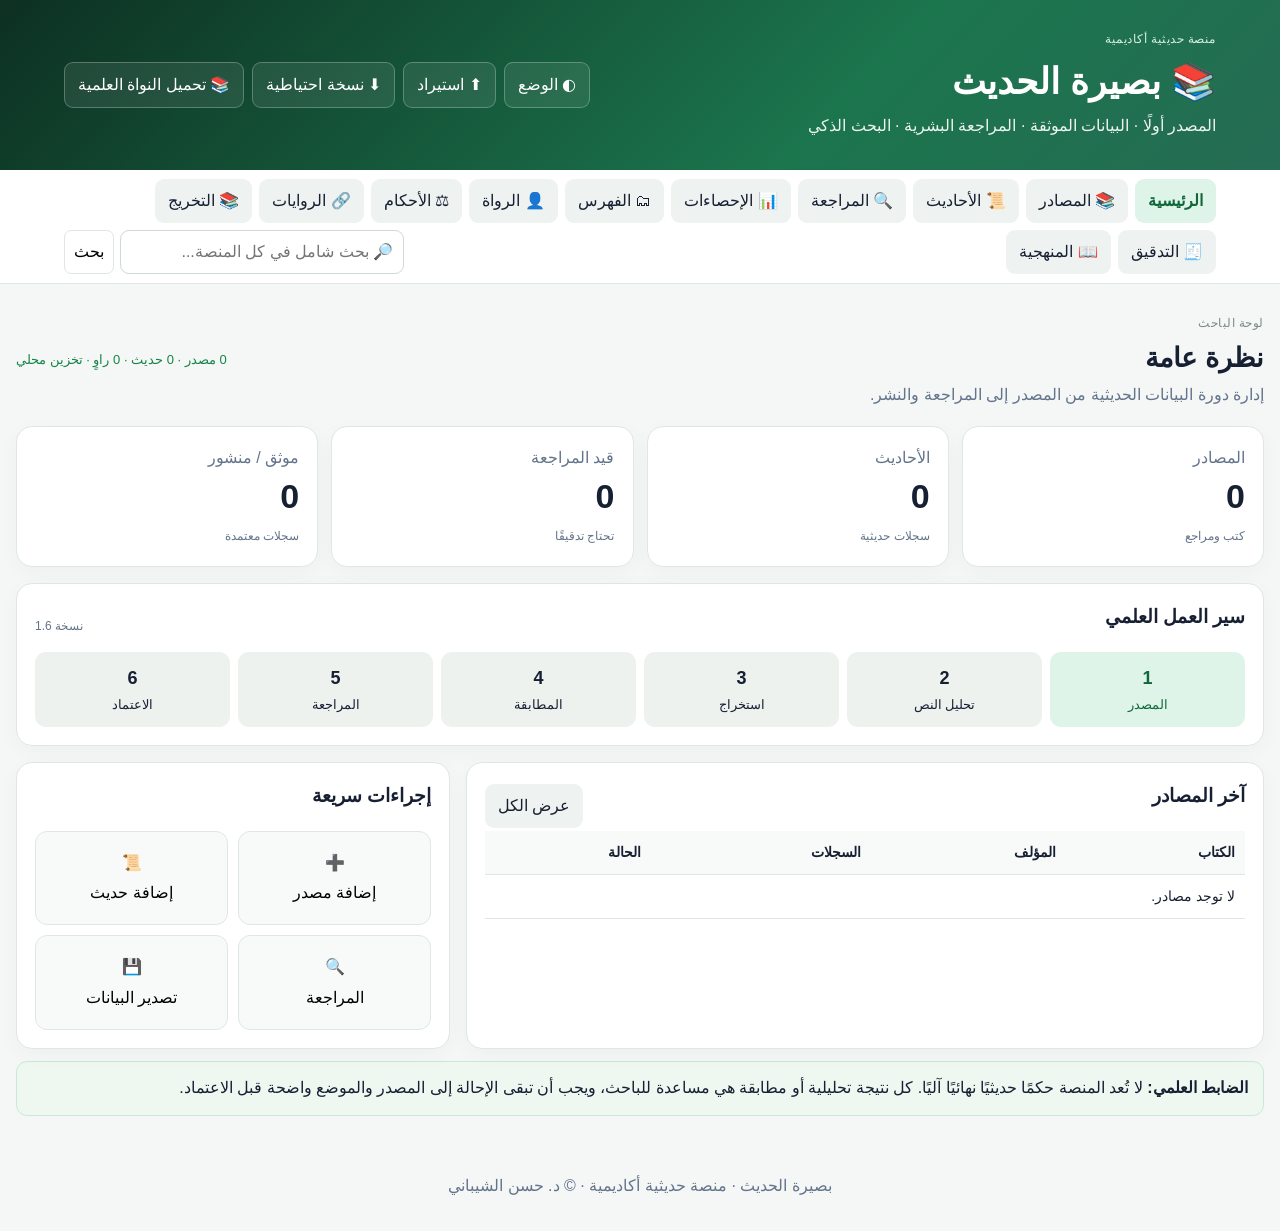
<file: index.html>
<!doctype html>
<html lang="ar" dir="rtl">
<head>
<meta charset="utf-8"><meta name="viewport" content="width=device-width,initial-scale=1">
<meta name="author" content="د. حسن الشيباني">
<meta name="description" content="بصيرة الحديث — منصة أكاديمية لإدارة المصادر الحديثية، الأحاديث، الروايات، المراجعة العلمية والاسترجاع الموجّه بالمصادر.">
<meta name="theme-color" content="#123b2a"><meta name="color-scheme" content="light dark">
<link rel="manifest" href="manifest.webmanifest"><link rel="icon" href="favicon.svg">
<title>بصيرة الحديث | المنصة الحديثية الأكاديمية</title><link rel="stylesheet" href="style.css">
</head>
<body>
<header class="hero"><div class="hero-inner">
<div><div class="eyebrow">منصة حديثية أكاديمية</div><h1>📚 بصيرة الحديث</h1><p>المصدر أولًا · البيانات الموثقة · المراجعة البشرية · البحث الذكي</p></div>
<div class="hero-actions"><button class="ghost" id="themeBtn">◐ الوضع</button><button class="ghost" id="importBtn">⬆ استيراد</button><input id="importFile" type="file" accept=".json" hidden><button class="ghost" id="exportBtn">⬇ نسخة احتياطية</button><button class="ghost" id="seedBtn">📚 تحميل النواة العلمية</button></div>
</div></header>
<nav class="topnav"><div class="nav-inner">
<button data-view="dashboard" class="nav-btn active">الرئيسية</button><button data-view="sources" class="nav-btn">📚 المصادر</button><button data-view="hadiths" class="nav-btn">📜 الأحاديث</button><button data-view="review" class="nav-btn">🔍 المراجعة</button><button data-view="analytics" class="nav-btn">📊 الإحصاءات</button><button data-view="catalog" class="nav-btn">🗂 الفهرس</button><button data-view="narrators" class="nav-btn">👤 الرواة</button><button data-view="judgments" class="nav-btn">⚖ الأحكام</button><button data-view="variants" class="nav-btn">🔗 الروايات</button><button data-view="takhrij" class="nav-btn">📚 التخريج</button><button data-view="audit" class="nav-btn">🧾 التدقيق</button><button data-view="methodology" class="nav-btn">📖 المنهجية</button>
<div class="nav-search"><input id="globalSearch" placeholder="🔎 بحث شامل في كل المنصة..." aria-label="بحث شامل"><button id="globalSearchBtn" class="mini-action">بحث</button></div>
</div></nav>
<main class="container">
<section id="dashboard" class="view">
<div class="section-head"><div><span class="kicker">لوحة الباحث</span><h2>نظرة عامة</h2><p>إدارة دورة البيانات الحديثية من المصدر إلى المراجعة والنشر.</p></div><span class="status-dot" id="dbHealth">● نسخة بحثية محلية</span></div>
<div class="metrics"><article class="metric"><span>المصادر</span><strong id="mSources">0</strong><small>كتب ومراجع</small></article><article class="metric"><span>الأحاديث</span><strong id="mHadiths">0</strong><small>سجلات حديثية</small></article><article class="metric"><span>قيد المراجعة</span><strong id="mReview">0</strong><small>تحتاج تدقيقًا</small></article><article class="metric"><span>موثق / منشور</span><strong id="mPublished">0</strong><small>سجلات معتمدة</small></article></div>
<div class="panel"><div class="panel-head"><h3>سير العمل العلمي</h3><span class="mini">نسخة 1.6</span></div><div class="steps"><div class="step active"><b>1</b><span>المصدر</span></div><div class="step"><b>2</b><span>تحليل النص</span></div><div class="step"><b>3</b><span>استخراج</span></div><div class="step"><b>4</b><span>المطابقة</span></div><div class="step"><b>5</b><span>المراجعة</span></div><div class="step"><b>6</b><span>الاعتماد</span></div></div></div>
<div class="two-col"><div class="panel"><div class="panel-head"><h3>آخر المصادر</h3><button class="link-btn" data-view="sources">عرض الكل</button></div><div class="table-wrap"><table><thead><tr><th>الكتاب</th><th>المؤلف</th><th>السجلات</th><th>الحالة</th></tr></thead><tbody id="recentSources"></tbody></table></div></div>
<div class="panel"><div class="panel-head"><h3>إجراءات سريعة</h3></div><div class="quick-grid"><button class="quick" data-view="sources">➕<span>إضافة مصدر</span></button><button class="quick" data-view="hadiths">📜<span>إضافة حديث</span></button><button class="quick" data-view="review">🔍<span>المراجعة</span></button><button class="quick" id="quickExport">💾<span>تصدير البيانات</span></button></div></div></div>
<div class="notice scientific"><b>الضابط العلمي:</b> لا تُعد المنصة حكمًا حديثيًا نهائيًا آليًا. كل نتيجة تحليلية أو مطابقة هي مساعدة للباحث، ويجب أن تبقى الإحالة إلى المصدر والموضع واضحة قبل الاعتماد.</div>
</section>

<section id="sources" class="view hidden"><div class="section-head"><div><span class="kicker">المصادر</span><h2>مركز المصادر الحديثية</h2><p>سجل ببليوغرافي منظم للمصادر والطبعات والملفات.</p></div></div>
<div class="panel"><h3>إضافة مصدر</h3><form id="sourceForm" class="form-grid">
<input id="sBook" required placeholder="اسم الكتاب *"><input id="sAuthor" placeholder="المؤلف">
<select id="sType"><option>كتاب حديث</option><option>صحيح</option><option>سنن</option><option>مسند</option><option>مصنف</option><option>معجم</option><option>كتب الرجال</option><option>تخريج</option><option>شرح</option><option>دراسة</option><option>أخرى</option></select>
<input id="sEditor" placeholder="المحقق"><input id="sEdition" placeholder="الطبعة"><input id="sPublisher" placeholder="الناشر"><input id="sYear" placeholder="سنة النشر"><input id="sIsbn" placeholder="ISBN / معرف">
<input id="sFile" type="file" accept=".pdf,.txt,.xml,.json,.csv"><input id="sUrl" type="url" placeholder="رابط المصدر / الإتاحة">
<textarea id="sNotes" class="full" placeholder="ملاحظات المصدر، الرخصة، رقم النسخة، بيانات الفهرسة..."></textarea>
<div class="full form-actions"><button class="primary" type="submit">حفظ المصدر</button><button type="reset">مسح</button></div></form><div id="sourceMsg" class="message hidden"></div></div>
<div class="panel"><div class="toolbar"><input id="sourceSearch" placeholder="🔎 ابحث في الكتاب أو المؤلف أو المحقق..." aria-label="بحث في المصادر"><button id="clearSources" class="danger">مسح البيانات المحلية</button></div><div class="table-wrap"><table><thead><tr><th>الكتاب</th><th>المؤلف</th><th>النوع</th><th>بيانات الطبعة</th><th>السجلات</th><th>إجراء</th></tr></thead><tbody id="sourcesRows"></tbody></table></div></div></section>

<section id="hadiths" class="view hidden"><div class="section-head"><div><span class="kicker">قاعدة الحديث</span><h2>السجلات الحديثية</h2><p>النص الأصلي محفوظ مستقلًا عن الحقول التحليلية.</p></div></div>
<div class="panel"><h3>إضافة سجل حديثي</h3><form id="hadithForm" class="form-grid">
<select id="hSource" required><option value="">اختر المصدر *</option></select><input id="hNumber" placeholder="رقم الحديث في المصدر"><input id="hChapter" placeholder="الكتاب / الباب"><input id="hNarrator" placeholder="الراوي">
<textarea id="hText" class="full" required placeholder="النص الأصلي للحديث كما في المصدر *"></textarea><textarea id="hIsnad" class="full" placeholder="الإسناد (حقل تحليلي منفصل)"></textarea><textarea id="hMatn" class="full" placeholder="المتن (حقل تحليلي منفصل)"></textarea>
<input id="hPage" placeholder="الجزء / الصفحة"><input id="hKeywords" placeholder="كلمات مفتاحية مفصولة بفواصل"><input id="hReference" placeholder="موضع إضافي / رابط"><textarea id="hNotes" class="full" placeholder="ملاحظات الباحث"></textarea>
<div class="full form-actions"><button class="primary" type="submit">حفظ الحديث</button><button type="reset">مسح</button></div></form><div id="hadithMsg" class="message hidden"></div></div>
<div class="panel"><div class="toolbar"><input id="hadithSearch" placeholder="🔎 النص، الراوي، المصدر، الرقم..." aria-label="بحث في الأحاديث"><select id="hadithStatus"><option value="">كل الحالات</option><option>مراجعة</option><option>موثق</option><option>منشور</option></select></div><div class="table-wrap"><table><thead><tr><th>الرقم</th><th>المصدر</th><th>النص</th><th>الراوي</th><th>الحالة</th><th>إجراء</th></tr></thead><tbody id="hadithRows"></tbody></table></div></div></section>

<section id="review" class="view hidden"><div class="section-head"><div><span class="kicker">التحقق</span><h2>المراجعة العلمية</h2><p>مسار واضح مع ملاحظات المراجع وسجل الانتقال بين الحالات.</p></div></div>
<div class="panel"><div class="notice"><b>قاعدة المراجعة:</b> فحص المصدر والموضع والنص سابق على الاعتماد. لا تُختزل أحكام العلماء المختلفة في درجة مصطنعة.</div><div class="table-wrap"><table><thead><tr><th>السجل</th><th>المصدر</th><th>الحديث</th><th>الحالة</th><th>آخر مراجعة</th><th>إجراء</th></tr></thead><tbody id="reviewRows"></tbody></table></div></div></section>

<section id="analytics" class="view hidden"><div class="section-head"><div><span class="kicker">البيانات</span><h2>الإحصاءات</h2><p>مؤشرات وصفية للبيانات المسجلة في النسخة المحلية.</p></div></div>
<div class="analytics-grid"><div class="panel"><h3>حالات الأحاديث</h3><div id="statusStats"></div></div><div class="panel"><h3>المصادر حسب النوع</h3><div id="typeStats"></div></div></div>
<div class="panel"><h3>تنبيه منهجي</h3><p>الإحصاءات هنا تصف ما تم إدخاله فقط، ولا تمثل حجم التراث الحديثي أو نسبة صحة الأحاديث في أي مجموعة.</p></div></section>

<section id="catalog" class="view hidden"><div class="section-head"><div><span class="kicker">الفهرسة</span><h2>الفهرس الموحد</h2><p>استعراض المصادر والسجلات المرتبطة بها.</p></div></div><div class="panel"><input id="catalogSearch" class="wide" placeholder="🔎 الكتاب، المؤلف، الراوي، النص، الكلمات المفتاحية..." aria-label="بحث في الفهرس"><div id="catalogResults" class="catalog"></div></div></section>

<section id="narrators" class="view hidden"><div class="section-head"><div><span class="kicker">علم الرجال</span><h2>سجل الرواة</h2><p>قاعدة مستقلة لأسماء الرواة، مع إبقاء بياناتها قابلة للمراجعة.</p></div></div><div class="panel"><h3>إضافة راوٍ</h3><form id="narratorForm" class="form-grid"><input id="nName" required placeholder="اسم الراوي *"><input id="nKunya" placeholder="الكنية"><input id="nNisba" placeholder="النسبة"><input id="nGeneration" placeholder="الطبقة / الجيل"><textarea id="nNotes" class="full" placeholder="ملاحظات الباحث"></textarea><div class="full form-actions"><button class="primary">حفظ الراوي</button></div></form><div id="narratorMsg" class="message hidden"></div></div><div class="panel"><input id="narratorSearch" class="wide" placeholder="🔎 ابحث في أسماء الرواة..." aria-label="بحث في الرواة"><div class="table-wrap"><table><thead><tr><th>الاسم</th><th>الكنية</th><th>النسبة</th><th>الطبقة</th><th>ملاحظات</th></tr></thead><tbody id="narratorRows"></tbody></table></div></div></section>
<section id="judgments" class="view hidden"><div class="section-head"><div><span class="kicker">أحكام العلماء</span><h2>قاعدة الأحكام العلمية</h2><p>يُحفظ حكم كل عالم مستقلًا، ولا تنتج المنصة حكمًا مركبًا آليًا.</p></div></div><div class="panel"><h3>إضافة حكم علمائي</h3><form id="judgmentForm" class="form-grid"><select id="jHadith" required><option value="">اختر الحديث *</option></select><input id="jScholar" required placeholder="اسم العالم *"><input id="jSource" placeholder="مصدر الحكم"><input id="jLocation" placeholder="الجزء / الصفحة / الموضع"><textarea id="jText" class="full" required placeholder="نص الحكم كما هو منسوب إلى العالم *"></textarea><textarea id="jNotes" class="full" placeholder="ملاحظات الباحث"></textarea><div class="full form-actions"><button class="primary">حفظ الحكم</button></div></form><div id="judgmentMsg" class="message hidden"></div></div><div class="panel"><input id="judgmentSearch" class="wide" placeholder="🔎 العالم، الحكم، المصدر..." aria-label="بحث في أحكام العلماء"><div class="table-wrap"><table><thead><tr><th>الحديث</th><th>العالم</th><th>الحكم</th><th>المصدر</th><th>الموضع</th></tr></thead><tbody id="judgmentRows"></tbody></table></div></div></section>
<section id="variants" class="view hidden"><div class="section-head"><div><span class="kicker">الروايات</span><h2>تعدد الطرق والروايات</h2><p>إضافة الروايات دون تعديل النص الأصلي للسجل الأساس.</p></div></div><div class="panel"><h3>إضافة رواية مرتبطة</h3><form id="variantForm" class="form-grid"><select id="vHadith" required><option value="">اختر الحديث *</option></select><input id="vSource" placeholder="مصدر الرواية"><input id="vLocation" placeholder="الجزء / الصفحة"><input id="vMethod" placeholder="طريقة المطابقة / الوصف"><textarea id="vText" class="full" required placeholder="نص الرواية *"></textarea><textarea id="vNotes" class="full" placeholder="ملاحظات"></textarea><div class="full form-actions"><button class="primary">حفظ الرواية</button></div></form><div id="variantMsg" class="message hidden"></div></div><div class="panel"><input id="variantSearch" class="wide" placeholder="🔎 النص، المصدر، طريقة المطابقة..." aria-label="بحث في الروايات"><div class="table-wrap"><table><thead><tr><th>الحديث</th><th>الرواية</th><th>المصدر</th><th>الموضع</th><th>الطريقة</th></tr></thead><tbody id="variantRows"></tbody></table></div></div></section>

<section id="takhrij" class="view hidden"><div class="section-head"><div><span class="kicker">التخريج المتقاطع</span><h2>شبكة المصادر والروايات</h2><p>تجميع الحديث مع الروايات المرتبطة به، مع إبقاء كل مصدر ورواية مستقلًا.</p></div></div><div class="panel"><div class="notice"><b>القاعدة:</b> الربط هنا لا يعني توحيد الألفاظ أو الحكم عليها؛ كل رواية تبقى مرتبطة بمصدرها وموضعها كما أدخله الباحث. أضف روايات من قسم «الروايات» ليظهر الحديث هنا.</div><input id="takhrijSearch" class="wide" placeholder="🔎 ابحث برقم الحديث أو المصدر أو الراوي أو النص..." aria-label="بحث في التخريج"><div id="takhrijResults" class="catalog"></div></div></section>

<section id="audit" class="view hidden"><div class="section-head"><div><span class="kicker">الحوكمة</span><h2>سجل التدقيق</h2><p>سجل محلي للإجراءات المهمة تمهيدًا لسجل خادمي غير قابل للعبث في الإصدار الإنتاجي.</p></div></div><div class="panel"><div class="notice"><b>تنبيه:</b> سجل التدقيق الحالي محفوظ محليًا ويمكن فقدانه بمسح بيانات المتصفح. الإصدار الإنتاجي يجب أن يحفظه على الخادم.</div><div class="table-wrap"><table><thead><tr><th>التاريخ</th><th>الإجراء</th><th>الكيان</th><th>التفاصيل</th></tr></thead><tbody id="auditRows"></tbody></table></div></div></section>

<section id="methodology" class="view hidden"><div class="section-head"><div><span class="kicker">المنهج</span><h2>المنهجية العلمية والحوكمة</h2><p>مبادئ تحكم البيانات قبل أي توسع بالذكاء الاصطناعي.</p></div></div>
<div class="method-grid">
<article class="panel"><h3>01 · أولوية المصدر</h3><p>كل سجل يرتبط بمصدر محدد وبيانات ببليوغرافية قابلة للتحقق. لا تُخترع الصفحات أو الطبعات.</p></article>
<article class="panel"><h3>02 · حفظ الأصل</h3><p>النص الأصلي محفوظ كما أدخله الباحث، وتكون عمليات التنظيف والتحليل في حقول منفصلة.</p></article>
<article class="panel"><h3>03 · استقلال الأحكام</h3><p>حكم كل عالم يُحفظ مستقلًا مع نسبته ومصدره وموضعه، دون دمج آلي في درجة واحدة.</p></article>
<article class="panel"><h3>04 · الذكاء الاصطناعي</h3><p>يُستخدم للاستخراج والمطابقة والاسترجاع والتلخيص واقتراح العلاقات، مع إحالات واضحة ومراجعة بشرية.</p></article>
<article class="panel"><h3>05 · سجل التدقيق</h3><p>الإصدار الإنتاجي المستهدف يسجل المستخدم والتاريخ وسبب التعديل والنسخ السابقة لكل تغيير.</p></article>
<article class="panel"><h3>06 · قابلية التوسع</h3><p>المرحلة الحالية محلية. المرحلة التالية: قاعدة بيانات PostgreSQL/Supabase، تخزين ملفات، API، صلاحيات وRAG.</p></article>
</div>
<div class="notice"><b>حدود الإصدار الحالي:</b> LocalStorage مناسب للنموذج الأولي وليس مستودعًا إنتاجيًا مشتركًا. استخدم النسخة الاحتياطية قبل أي تنظيف للبيانات.</div></section>
</main>
<div id="modal" class="modal hidden"><div class="modal-card"><button class="modal-close" id="modalClose">×</button><div id="modalBody"></div></div></div>
<div id="toast" class="toast hidden" role="status" aria-live="polite"></div>
<footer>بصيرة الحديث · منصة حديثية أكاديمية · © د. حسن الشيباني</footer>
<script src="app.js"></script></body></html>
</file>
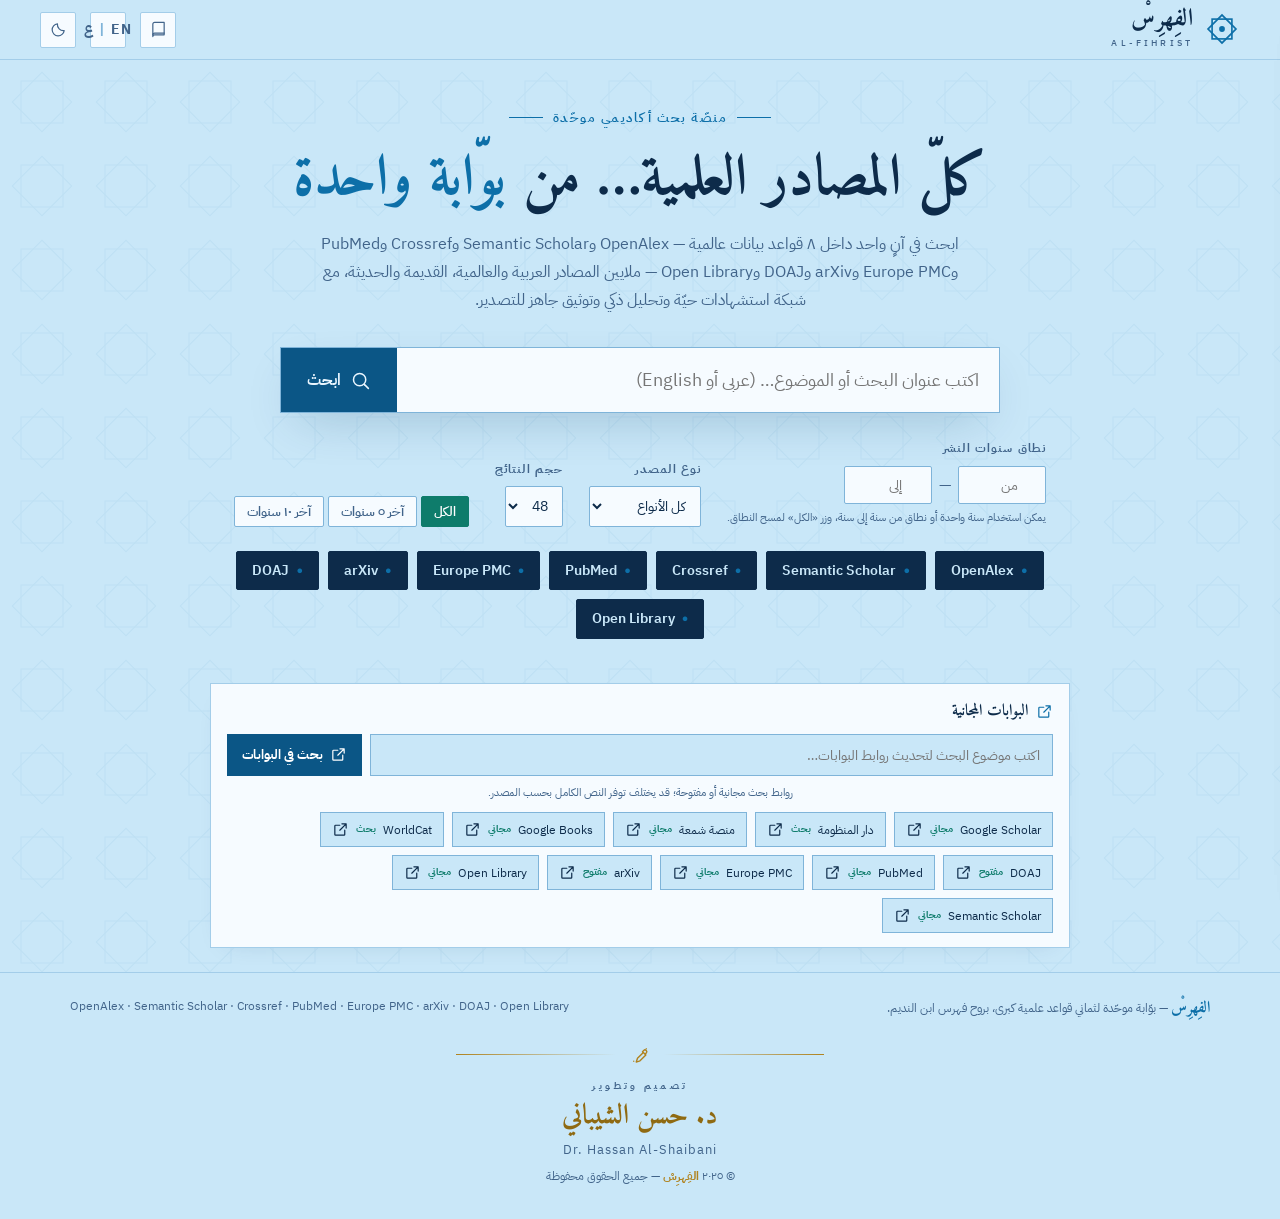
<file: fihrist.html>
<!DOCTYPE html>
<html lang="ar" dir="rtl">
<head>
<meta charset="UTF-8">
<meta name="viewport" content="width=device-width, initial-scale=1.0">
<meta name="author" content="د. حسن الشيباني — Dr. Hassan Al-Shaibani">
<meta name="copyright" content="© 2025 د. حسن الشيباني — جميع الحقوق محفوظة">
<meta name="description" content="الفِهرِسْ — بوّابة بحث أكاديمي موحّدة تبحث في آنٍ واحد داخل ثماني قواعد علمية عالمية (OpenAlex, Semantic Scholar, Crossref, PubMed, Europe PMC, arXiv, DOAJ, Open Library) مع شبكة استشهادات وتوثيق جاهز للتصدير.">
<meta name="theme-color" content="#0D6FA8">
<meta name="robots" content="index, follow">
<meta property="og:type" content="website">
<meta property="og:title" content="الفِهرِسْ | Al-Fihrist — بوّابة بحث أكاديمي موحّدة">
<meta property="og:description" content="بحث موحّد في ثماني قواعد بيانات علمية عالمية، مع شبكة استشهادات وتحليل ذكي وتصدير مراجع جاهز.">
<meta name="twitter:card" content="summary">
<link rel="icon" href="data:image/svg+xml,%3Csvg xmlns='http://www.w3.org/2000/svg' viewBox='0 0 40 40'%3E%3Cg fill='none' stroke='%230D6FA8' stroke-width='2.6'%3E%3Crect x='9' y='9' width='22' height='22'/%3E%3Crect x='9' y='9' width='22' height='22' transform='rotate(45 20 20)'/%3E%3Ccircle cx='20' cy='20' r='3.2' fill='%230D6FA8' stroke='none'/%3E%3C/g%3E%3C/svg%3E">
<title>الفِهرِسْ | Al-Fihrist — د. حسن الشيباني</title>
<link rel="preconnect" href="https://fonts.googleapis.com">
<link rel="preconnect" href="https://fonts.gstatic.com" crossorigin>
<!-- تسريع أول اتصال بكل قاعدة عبر تهيئة DNS/TLS مبكراً -->
<link rel="dns-prefetch" href="https://api.openalex.org"><link rel="preconnect" href="https://api.openalex.org" crossorigin>
<link rel="dns-prefetch" href="https://api.semanticscholar.org"><link rel="preconnect" href="https://api.semanticscholar.org" crossorigin>
<link rel="dns-prefetch" href="https://api.crossref.org"><link rel="preconnect" href="https://api.crossref.org" crossorigin>
<link rel="dns-prefetch" href="https://eutils.ncbi.nlm.nih.gov"><link rel="preconnect" href="https://eutils.ncbi.nlm.nih.gov" crossorigin>
<link rel="dns-prefetch" href="https://export.arxiv.org">
<link rel="dns-prefetch" href="https://doaj.org"><link rel="preconnect" href="https://doaj.org" crossorigin>
<link rel="dns-prefetch" href="https://www.ebi.ac.uk"><link rel="preconnect" href="https://www.ebi.ac.uk" crossorigin>
<link rel="dns-prefetch" href="https://openlibrary.org"><link rel="preconnect" href="https://openlibrary.org" crossorigin>
<link rel="dns-prefetch" href="https://corsproxy.io">
<link rel="dns-prefetch" href="https://api.allorigins.win">
<link href="https://fonts.googleapis.com/css2?family=Amiri:ital,wght@0,400;0,700;1,400&family=IBM+Plex+Sans+Arabic:wght@300;400;500;600;700&family=Spectral:ital,wght@0,400;0,600;0,700;1,400&display=swap" rel="stylesheet">
<style>
/* =========================================================
   الهوية اللونية — الأزرق السماوي (نهار) / الكحلي (ليل)
   © تصميم وتطوير: د. حسن الشيباني
   ========================================================= */
:root{
  --paper:#C9E7F8;      /* أزرق سماوي — خلفية المنصة */
  --paper2:#B5DCF3;     /* سماوي أعمق — تمرير */
  --card:#F6FBFF;       /* بطاقات شبه بيضاء */
  --ink:#0D2B4A;        /* كحلي عميق للنصوص */
  --ink2:#41648A;       /* أزرق رمادي ثانوي */
  --line:#A3CDE9;
  --line2:#7FB4D9;
  --brass:#0D6FA8;      /* أزرق محيطي — اللون المميز */
  --brass-d:#0B5686;
  --emerald:#0E7C6B;    /* تيل — وسوم الذكاء */
  --gold:#B0831F;       /* ذهبي توقيع المصمم */
  --gold-d:#8F6A12;
  --shadow:0 18px 50px -18px rgba(10,60,100,.30);
  --serif:'Amiri',serif; --sans:'IBM Plex Sans Arabic',sans-serif;
}
[data-theme="dark"]{
  --paper:#0B1B2C;      /* كحلي ليلي */
  --paper2:#10263D;
  --card:#0F2236;
  --ink:#D9EDFB;
  --ink2:#8FB3CF;
  --line:#1E3A57;
  --line2:#2C5173;
  --brass:#62B7EC;
  --brass-d:#8FD0F5;
  --emerald:#5FC9B4;
  --gold:#E4BC63;
  --gold-d:#EFD193;
  --shadow:0 18px 50px -18px rgba(0,0,0,.65);
}
html[dir="ltr"]{ --serif:'Spectral',serif; }
*{margin:0;padding:0;box-sizing:border-box}
html{scroll-behavior:smooth}
body{background:var(--paper);color:var(--ink);font-family:var(--sans);font-size:15.5px;line-height:1.7;transition:background .3s,color .3s}
::selection{background:var(--brass);color:#fff}
[data-theme="dark"] ::selection{color:#0B1B2C}
::-webkit-scrollbar{width:10px;height:10px}
::-webkit-scrollbar-track{background:transparent}
::-webkit-scrollbar-thumb{background:var(--line2);border-radius:6px}
button{font-family:inherit;cursor:pointer;background:none;border:none;color:inherit}
input,select,textarea{font-family:inherit;color:inherit}
a{color:var(--brass);text-decoration:none}
a:hover{text-decoration:underline}
.ic{width:17px;height:17px;stroke:currentColor;fill:none;stroke-width:1.7;stroke-linecap:round;stroke-linejoin:round;flex:none;vertical-align:-3px}
.ic.lg{width:21px;height:21px}
.hspace{flex:1}

/* ===== الترويسة ===== */
header{position:sticky;top:0;z-index:60;background:var(--paper);border-bottom:1px solid var(--line);height:60px;display:flex;align-items:center;padding:0 clamp(14px,4vw,40px);gap:14px}
.brand{display:flex;align-items:center;gap:11px;cursor:pointer}
.brand .mark{width:36px;height:36px;color:var(--brass)}
.brand b{font-family:var(--serif);font-size:1.5rem;font-weight:700;letter-spacing:.5px;line-height:1}
.brand small{display:block;font-size:.58rem;letter-spacing:.34em;color:var(--ink2);font-weight:500;margin-top:2px}
.hsearch{flex:0 1 430px;display:none;align-items:center;gap:8px;border:1px solid var(--line2);border-radius:2px;background:var(--card);padding:6px 12px}
body.in-results .hsearch{display:flex}
.hsearch input{flex:1;border:none;background:none;outline:none;font-size:.92rem;min-width:60px}
.hsearch .go{color:var(--brass);display:flex}
.iconbtn{width:36px;height:36px;display:inline-flex;align-items:center;justify-content:center;border:1px solid var(--line);border-radius:2px;color:var(--ink2);transition:.2s;position:relative;background:var(--card)}
.iconbtn:hover{color:var(--brass);border-color:var(--brass)}
.iconbtn.on{color:var(--brass);border-color:var(--brass)}
.iconbtn .cnt{position:absolute;top:-7px;inset-inline-end:-7px;background:var(--brass);color:#fff;font-size:.62rem;font-weight:700;min-width:17px;height:17px;border-radius:9px;display:flex;align-items:center;justify-content:center;padding:0 4px}
.langbtn{font-weight:700;font-size:.85rem;letter-spacing:.06em;padding:0 12px}
.langbtn span.sep{color:var(--line2);margin:0 5px}

/* ===== الواجهة الافتتاحية ===== */
#homeView{min-height:calc(100vh - 60px);display:flex;flex-direction:column;align-items:center;justify-content:center;padding:40px 18px 24px;position:relative}
#homeView[hidden],#resultsView[hidden]{display:none!important}
.hero-pattern{position:absolute;inset:0;opacity:.06;pointer-events:none;background-image:url('data:image/svg+xml,%3Csvg xmlns="http://www.w3.org/2000/svg" width="84" height="84"%3E%3Cg fill="none" stroke="%230D6FA8" stroke-width="1"%3E%3Crect x="21" y="21" width="42" height="42"/%3E%3Crect x="21" y="21" width="42" height="42" transform="rotate(45 42 42)"/%3E%3C/g%3E%3C/svg%3E')}
.hero{position:relative;text-align:center;max-width:860px;width:100%}
.hero .kicker{display:inline-flex;align-items:center;gap:10px;color:var(--brass);font-weight:600;font-size:.8rem;letter-spacing:.12em}
.hero .kicker::before,.hero .kicker::after{content:"";width:34px;height:1px;background:var(--brass)}
h1.hero-t{font-family:var(--serif);font-size:clamp(2.1rem,5.4vw,3.6rem);font-weight:700;margin:14px 0 10px;line-height:1.35}
h1.hero-t em{font-style:normal;color:var(--brass)}
.hero-sub{color:var(--ink2);max-width:640px;margin:0 auto;font-size:1.02rem}
.bigsearch{display:flex;margin:34px auto 0;max-width:720px;border:1px solid var(--line2);background:var(--card);box-shadow:var(--shadow);position:relative}
.bigsearch:focus-within{border-color:var(--brass)}
.bigsearch input{flex:1;border:none;background:none;outline:none;padding:0 20px;font-size:1.12rem;height:64px;min-width:0}
.bigsearch .submit{background:var(--brass-d);color:#EAF6FF;padding:0 26px;display:flex;align-items:center;gap:9px;font-weight:600;font-size:1rem;transition:.2s;white-space:nowrap}
.bigsearch .submit:hover{background:var(--brass)}
[data-theme="dark"] .bigsearch .submit{color:#0B1B2C}
.ai-hint{display:none;max-width:720px;margin:12px auto 0;text-align:start;background:var(--card);border:1px solid var(--line2);border-inline-start:3px solid var(--emerald);padding:11px 16px;font-size:.9rem;align-items:center;gap:12px;animation:rise .3s}
.ai-hint.show{display:flex}
.ai-hint .lbl{color:var(--emerald);font-weight:700;font-size:.72rem;letter-spacing:.08em;display:flex;align-items:center;gap:5px}
.ai-hint .term{font-family:var(--serif);font-weight:700;font-size:1.05rem}
.ai-hint button{border:1px solid var(--brass);color:var(--brass);padding:3px 12px;font-size:.8rem;font-weight:600;border-radius:2px;white-space:nowrap}
.ai-hint button:hover{background:var(--brass);color:#fff}
[data-theme="dark"] .ai-hint button:hover{color:#0B1B2C}
.ctrl-row{display:flex;flex-wrap:wrap;justify-content:center;gap:14px 26px;margin-top:26px;align-items:flex-end}
.ctrl{text-align:start}
.ctrl>label{display:block;font-size:.72rem;font-weight:700;color:var(--ink2);letter-spacing:.1em;margin-bottom:7px}
.years{display:flex;align-items:center;gap:7px}
.years input{width:88px;border:1px solid var(--line2);background:var(--card);padding:7px 9px;font-size:.9rem;text-align:center;outline:none;border-radius:2px}
.years input:focus{border-color:var(--brass);box-shadow:0 0 0 2px rgba(13,111,168,.10)}
.years.invalid input{border-color:#B03A2E;background:rgba(176,58,46,.05)}
.year-note{font-size:.68rem;color:var(--ink2);margin-top:5px;text-align:center}
.years .dash{color:var(--ink2)}
select{border:1px solid var(--line2);background:var(--card);padding:8px 10px;font-size:.88rem;outline:none;border-radius:2px;cursor:pointer}
.srcchips{display:flex;flex-wrap:wrap;justify-content:center;gap:9px;margin-top:24px}
.srcchip input{display:none}
.srcchip span{display:inline-flex;align-items:center;gap:7px;border:1px solid var(--line2);padding:7px 15px;font-size:.85rem;font-weight:600;color:var(--ink2);cursor:pointer;transition:.2s;border-radius:2px;background:var(--card)}
.srcchip span b{font-size:.68rem;color:var(--brass);font-weight:700}
.srcchip input:checked+span{background:var(--ink);color:var(--paper);border-color:var(--ink)}
.srcchip input:checked+span b{color:var(--brass)}
.hist-row{display:flex;flex-wrap:wrap;gap:8px;align-items:center;justify-content:center;margin-top:20px;max-width:860px;width:100%}
.hist-row .hlabel{font-size:.72rem;color:var(--ink2);font-weight:700;letter-spacing:.06em}
.hist-chip{border:1px dashed var(--line2);padding:4px 13px;font-size:.8rem;border-radius:20px;color:var(--ink2);max-width:220px;overflow:hidden;text-overflow:ellipsis;white-space:nowrap}
.hist-chip:hover{color:var(--brass);border-color:var(--brass)}
.hist-clear{font-size:.72rem;color:var(--ink2);text-decoration:underline}
.ext-row{margin-top:38px;position:relative;width:100%;max-width:860px}
.ext-row .ttl{display:flex;align-items:center;gap:14px;color:var(--ink2);font-size:.75rem;font-weight:700;letter-spacing:.14em;margin-bottom:14px}
.ext-row .ttl::before,.ext-row .ttl::after{content:"";flex:1;height:1px;background:var(--line)}
.extlinks{display:flex;flex-wrap:wrap;justify-content:center;gap:9px}
.extlink{display:inline-flex;align-items:center;gap:7px;border:1px solid var(--line);padding:7px 14px;font-size:.82rem;color:var(--ink);background:var(--card);transition:.2s;border-radius:2px}
.extlink:hover{border-color:var(--brass);color:var(--brass);text-decoration:none}
.extlink .ic{width:13px;height:13px;color:var(--brass)}
.search-module{margin-top:24px;width:100%;max-width:860px;background:var(--card);border:1px solid var(--line);padding:14px 16px;box-shadow:0 8px 24px -18px rgba(10,60,100,.25)}
.search-module .module-title{display:flex;align-items:center;gap:8px;color:var(--ink);font-family:var(--serif);font-weight:700;font-size:1rem;margin-bottom:9px}
.search-module .module-title .ic{color:var(--brass)}
.module-search{display:flex;gap:8px}
.module-search input{flex:1;min-width:0;border:1px solid var(--line2);background:var(--paper);padding:9px 12px;outline:none;font-size:.9rem}
.module-search input:focus{border-color:var(--brass);box-shadow:0 0 0 2px rgba(13,111,168,.08)}
.module-search button{display:inline-flex;align-items:center;justify-content:center;gap:7px;border:1px solid var(--brass-d);background:var(--brass-d);color:#fff;padding:8px 14px;font-size:.82rem;font-weight:700;white-space:nowrap}
.module-search button:hover{background:var(--brass)}
.module-note{font-size:.7rem;color:var(--ink2);margin-top:7px}
.portal-links{display:flex;flex-wrap:wrap;gap:8px;margin-top:10px}
.portal-link{display:inline-flex;align-items:center;gap:7px;border:1px solid var(--line2);padding:6px 11px;background:var(--paper);font-size:.78rem;color:var(--ink);transition:.15s}
.portal-link:hover{border-color:var(--brass);color:var(--brass);text-decoration:none}
.portal-link .status{font-size:.62rem;color:var(--emerald);font-weight:700}
@media(max-width:640px){
  .module-search{flex-direction:column}
  .module-search button{width:100%}
}


/* ===== شاشة النتائج ===== */
#resultsView{max-width:1220px;margin:0 auto;padding:26px clamp(14px,3vw,34px) 80px}
.rtoolbar{display:flex;flex-wrap:wrap;align-items:center;gap:12px 20px;border-bottom:2px solid var(--ink);padding-bottom:14px;margin-bottom:6px}
.rtoolbar .q{font-family:var(--serif);font-size:1.45rem;font-weight:700}
.rtoolbar .q::before{content:"«";color:var(--brass)}
.rtoolbar .q::after{content:"»";color:var(--brass)}
.rtoolbar .count{color:var(--ink2);font-size:.85rem}
.rtoolbar .count b{color:var(--brass);font-family:var(--serif);font-size:1.1rem}
.rtools{display:flex;align-items:center;gap:8px;flex-wrap:wrap}
.rtools .sep{width:1px;height:22px;background:var(--line)}
.chip{border:1px solid var(--line2);padding:5px 12px;font-size:.8rem;font-weight:600;color:var(--ink2);transition:.15s;border-radius:2px;background:var(--card)}
.chip:hover{border-color:var(--brass);color:var(--brass)}
.chip.on{background:var(--emerald);border-color:var(--emerald);color:#fff}
[data-theme="dark"] .chip.on{color:#04211B}
.abtn{display:inline-flex;align-items:center;gap:7px;border:1px solid var(--ink);padding:6px 14px;font-size:.82rem;font-weight:600;background:var(--card);transition:.2s;border-radius:2px}
.abtn:hover{background:var(--ink);color:var(--paper)}
.abtn.primary{background:var(--brass-d);border-color:var(--brass-d);color:#EAF6FF}
.abtn.primary:hover{background:var(--brass);border-color:var(--brass);color:#fff}
[data-theme="dark"] .abtn.primary{color:#0B1B2C}
.export-menu{position:relative}
.export-pop{position:absolute;top:calc(100% + 8px);inset-inline-end:0;background:var(--card);border:1px solid var(--line2);box-shadow:var(--shadow);min-width:250px;z-index:40;display:none;padding:6px}
.export-pop.open{display:block}
.export-pop button{display:flex;width:100%;align-items:center;gap:10px;padding:9px 12px;font-size:.87rem;text-align:start;transition:.15s}
.export-pop button:hover{background:var(--paper2);color:var(--brass)}
.srccounts{display:flex;flex-wrap:wrap;gap:8px;margin:14px 0 4px}
.srccounts .sc{font-size:.74rem;color:var(--ink2);border:1px dashed var(--line2);padding:3px 11px;border-radius:20px}
.srccounts .sc b{color:var(--brass)}
.flt-row{display:flex;flex-wrap:wrap;gap:10px;align-items:center;margin-top:10px}
.flt-row .flbl{font-size:.72rem;font-weight:700;color:var(--ink2);letter-spacing:.06em}
.flt-row select{padding:5px 9px;font-size:.8rem}

.results-grid{display:grid;grid-template-columns:minmax(0,1fr) 308px;gap:38px;align-items:start;margin-top:14px}
#worksList{min-height:200px}
.work{display:flex;gap:18px;padding:22px 6px;border-bottom:1px solid var(--line);animation:rise .45s both}
.work:hover{background:var(--paper2)}
@keyframes rise{from{opacity:0;transform:translateY(14px)}to{opacity:1;transform:none}}
.w-idx{font-family:var(--serif);font-size:1.9rem;font-weight:700;color:var(--line2);line-height:1;min-width:44px;padding-top:6px;transition:.2s;font-style:italic}
.work:hover .w-idx{color:var(--brass)}
.w-body{flex:1;min-width:0}
.w-topmeta{display:flex;flex-wrap:wrap;align-items:center;gap:8px;margin-bottom:6px}
.badge{font-size:.68rem;font-weight:700;letter-spacing:.05em;padding:2px 9px;border:1px solid var(--line2);color:var(--ink2);border-radius:2px}
.badge.type{background:var(--emerald);border-color:var(--emerald);color:#fff}
[data-theme="dark"] .badge.type{color:#04211B}
.badge.src{color:var(--brass);border-color:var(--brass)}
.badge.oa{color:var(--emerald);border-color:var(--emerald)}
.badge.imp{color:var(--brass);border-color:var(--brass)}
.w-topmeta .yr{font-family:var(--serif);font-weight:700;color:var(--ink2);font-size:.95rem}
.w-topmeta .cited{display:inline-flex;align-items:center;gap:5px;font-size:.75rem;color:var(--ink2)}
.w-topmeta .cited .ic{width:13px;height:13px}
.w-title{font-family:var(--serif);font-size:1.32rem;font-weight:700;line-height:1.55;cursor:pointer;transition:.15s}
.w-title:hover{color:var(--brass)}
.w-auth{font-size:.86rem;color:var(--ink2);margin-top:4px}
.w-auth b{color:var(--ink);font-weight:600}
.w-abs{font-size:.88rem;color:var(--ink2);margin-top:7px;display:-webkit-box;-webkit-line-clamp:2;-webkit-box-orient:vertical;overflow:hidden}
.w-actions{display:flex;flex-wrap:wrap;gap:8px;margin-top:12px;align-items:center}
.wbtn{display:inline-flex;align-items:center;gap:6px;font-size:.78rem;font-weight:600;color:var(--ink2);border:1px solid var(--line);padding:5px 11px;transition:.15s;border-radius:2px;background:var(--card)}
.wbtn:hover{color:var(--brass);border-color:var(--brass)}
.wbtn .ic{width:14px;height:14px}
.wbtn.star.on{background:var(--brass);border-color:var(--brass);color:#fff}
[data-theme="dark"] .wbtn.star.on{color:#0B1B2C}
.skel{padding:24px 6px;border-bottom:1px solid var(--line);display:flex;gap:18px}
.skel .bar{height:12px;background:var(--paper2);position:relative;overflow:hidden;border-radius:2px}
.skel .bar::after{content:"";position:absolute;inset:0;background:linear-gradient(90deg,transparent,rgba(13,111,168,.16),transparent);animation:shim 1.3s infinite}
@keyframes shim{from{transform:translateX(-100%)}to{transform:translateX(100%)}}
.emptybox{text-align:center;padding:70px 20px;color:var(--ink2)}
.diagList{list-style:none;padding:0;margin:14px auto 0;max-width:380px;text-align:start;font-size:.8rem;color:var(--ink2);
  border-top:1px solid var(--line);padding-top:12px}
.diagList li{padding:3px 0;display:flex;justify-content:space-between;gap:10px}
.emptybox .ic{width:44px;height:44px;color:var(--line2);stroke-width:1.2;margin-bottom:14px}
.emptybox h3{font-family:var(--serif);font-size:1.4rem;color:var(--ink);margin-bottom:6px}

/* ===== لوحة البصيرة ===== */
.insights{position:sticky;top:80px;display:flex;flex-direction:column;gap:18px}
.ins-card{background:var(--card);border:1px solid var(--line);padding:18px}
.ins-card h4{font-family:var(--serif);font-size:1.06rem;font-weight:700;display:flex;align-items:center;gap:8px;margin-bottom:12px;padding-bottom:9px;border-bottom:1px solid var(--line)}
.ins-card h4 .ic{color:var(--brass)}
.ins-card h4 .tag{margin-inline-start:auto;font-size:.6rem;letter-spacing:.1em;color:var(--emerald);border:1px solid var(--emerald);padding:1px 7px;border-radius:2px;font-family:var(--sans)}
.smartread{font-size:.87rem;color:var(--ink2);line-height:1.85}
.smartread b{color:var(--brass);font-family:var(--serif);font-size:1rem}
.kw{display:inline-block;font-size:.78rem;font-weight:600;border:1px solid var(--line2);padding:3px 11px;margin:0 4px 7px 0;cursor:pointer;transition:.15s;border-radius:2px;background:var(--paper)}
.kw:hover{background:var(--brass);border-color:var(--brass);color:#fff}
[data-theme="dark"] .kw:hover{color:#0B1B2C}
.spark{display:flex;align-items:flex-end;gap:2px;height:58px;margin-top:4px}
.spark .col{flex:1;background:var(--line2);min-height:2px;transition:.15s}
.spark .col:hover{background:var(--brass)}
.spark .col.peak{background:var(--brass)}
.spark .yl{display:flex;justify-content:space-between;font-size:.62rem;color:var(--ink2);margin-top:5px}
.mini-item{display:flex;gap:9px;padding:7px 0;border-bottom:1px dashed var(--line);font-size:.82rem;cursor:pointer}
.mini-item:last-child{border:none}
.mini-item:hover .mt{color:var(--brass)}
.mini-item .n{font-family:var(--serif);color:var(--brass);font-weight:700;min-width:20px}
.mini-item .mt{flex:1;line-height:1.45;transition:.15s}
.mini-item .mc{color:var(--ink2);font-size:.72rem;white-space:nowrap}
.statpair{display:flex;gap:10px}
.statpair .st{flex:1;border:1px solid var(--line);padding:10px;text-align:center}
.statpair .st b{display:block;font-family:var(--serif);font-size:1.5rem;color:var(--brass);line-height:1.2}
.statpair .st span{font-size:.68rem;color:var(--ink2)}

/* ===== لوحة التفاصيل ===== */
.overlay{position:fixed;inset:0;background:rgba(8,30,50,.5);z-index:80;opacity:0;pointer-events:none;transition:.3s}
.overlay.show{opacity:1;pointer-events:auto}
.drawer{position:fixed;top:0;bottom:0;inset-inline-start:0;width:min(660px,100vw);background:var(--paper);z-index:90;transform:translateX(-105%);transition:transform .35s cubic-bezier(.2,.8,.2,1);display:flex;flex-direction:column;box-shadow:var(--shadow)}
[dir="rtl"] .drawer{transform:translateX(105%)}
.drawer.open{transform:translateX(0)!important}
.d-head{display:flex;align-items:center;gap:10px;padding:14px 20px;border-bottom:2px solid var(--ink);flex:none}
.d-head .t{font-family:var(--serif);font-weight:700;font-size:1.1rem}
.d-body{overflow-y:auto;padding:24px clamp(16px,4vw,30px) 60px;flex:1}
.d-type{display:flex;gap:7px;flex-wrap:wrap;margin-bottom:12px}
.d-title{font-family:var(--serif);font-size:clamp(1.4rem,3vw,1.85rem);font-weight:700;line-height:1.55;margin-bottom:12px}
.d-auth{color:var(--ink2);font-size:.92rem;margin-bottom:18px}
.d-grid{display:grid;grid-template-columns:repeat(auto-fit,minmax(150px,1fr));gap:1px;background:var(--line);border:1px solid var(--line);margin-bottom:22px}
.d-grid .cell{background:var(--card);padding:10px 13px}
.d-grid .k{font-size:.64rem;letter-spacing:.1em;color:var(--ink2);font-weight:700;margin-bottom:3px}
.d-grid .v{font-size:.87rem;font-weight:500;word-break:break-word}
.d-grid .v a{font-weight:600}
.d-sec{margin-top:24px}
.d-sec>h5{font-family:var(--serif);font-size:1.12rem;font-weight:700;display:flex;align-items:center;gap:8px;margin-bottom:10px;padding-bottom:7px;border-bottom:1px solid var(--line)}
.d-sec>h5 .ic{color:var(--brass)}
.d-abs{font-size:.95rem;line-height:1.95;background:var(--card);border:1px solid var(--line);border-inline-start:3px solid var(--brass);padding:16px 18px}
.d-abs.none{color:var(--ink2);font-style:italic}
.sumbox{border:1px solid var(--emerald);background:var(--card);padding:14px 17px;font-size:.9rem;line-height:1.9;margin-top:10px}
.sumbox .tag{font-size:.62rem;font-weight:700;letter-spacing:.1em;color:var(--emerald);display:flex;align-items:center;gap:6px;margin-bottom:8px}
.styletabs{display:flex;flex-wrap:wrap;gap:6px;margin-bottom:10px}
.styletabs button{border:1px solid var(--line2);padding:4px 13px;font-size:.78rem;font-weight:700;color:var(--ink2);transition:.15s;border-radius:2px}
.styletabs button.on{background:var(--ink);color:var(--paper);border-color:var(--ink)}
.citebox{width:100%;border:1px solid var(--line2);background:var(--card);padding:13px 15px;font-family:var(--serif);font-size:.95rem;line-height:1.9;resize:vertical;min-height:110px;outline:none}
.tracelinks{display:flex;flex-wrap:wrap;gap:8px}
.tracelinks a{display:inline-flex;align-items:center;gap:7px;border:1px solid var(--line2);padding:7px 14px;font-size:.82rem;font-weight:600;color:var(--ink);transition:.15s;background:var(--card)}
.tracelinks a:hover{border-color:var(--brass);color:var(--brass);text-decoration:none}
.tracelinks a .ic{width:13px;height:13px;color:var(--brass)}
.srcnote{font-size:.72rem;color:var(--ink2);margin-top:10px}

/* ===== الشبكة الاستشهادية ===== */
.net-tabs{display:flex;gap:6px;margin-bottom:8px}
.net-tabs button{border:1px solid var(--line2);padding:5px 14px;font-size:.8rem;font-weight:700;color:var(--ink2);border-radius:2px;transition:.15s}
.net-tabs button.on{background:var(--emerald);border-color:var(--emerald);color:#fff}
[data-theme="dark"] .net-tabs button.on{color:#04211B}
.net-load{font-size:.82rem;color:var(--ink2);padding:14px 4px;font-style:italic}
.net-item{display:flex;gap:10px;align-items:center;padding:8px 2px;border-bottom:1px dashed var(--line);font-size:.84rem}
.net-item .n{font-family:var(--serif);color:var(--brass);font-weight:700;min-width:22px}
.net-item .mt{flex:1;cursor:pointer;line-height:1.5}
.net-item .mt:hover{color:var(--brass)}
.net-item .mc{font-size:.72rem;color:var(--ink2);white-space:nowrap}

/* ===== سلة المراجع ===== */
.b-item{display:flex;gap:12px;padding:12px 0;border-bottom:1px dashed var(--line);align-items:flex-start}
.b-item .bt{flex:1;font-size:.87rem;line-height:1.55;cursor:pointer}
.b-item .bt:hover{color:var(--brass)}
.b-item .by{font-size:.72rem;color:var(--ink2)}

#netBanner{position:fixed;top:0;inset-inline:0;z-index:300;background:#B03A2E;color:#fff;text-align:center;font-size:.82rem;font-weight:600;padding:8px 14px;transform:translateY(-100%);transition:transform .3s}
#netBanner.show{transform:translateY(0)}
#toasts{position:fixed;bottom:22px;left:50%;transform:translateX(-50%);z-index:200;display:flex;flex-direction:column;gap:8px;align-items:center}
.toast{background:var(--ink);color:var(--paper);padding:11px 20px;font-size:.86rem;font-weight:500;display:flex;align-items:center;gap:9px;box-shadow:var(--shadow);animation:rise .3s;border-inline-start:3px solid var(--brass);max-width:92vw}
.toast.err{border-inline-start-color:#B03A2E}
.toast .ic{color:var(--brass)}
.toast.err .ic{color:#E3938A}

/* ===== التذييل + لوحة توقيع المصمم ===== */
footer{border-top:1px solid var(--line)}
.foot-top{max-width:1220px;margin:0 auto;padding:22px clamp(14px,4vw,40px) 6px;display:flex;flex-wrap:wrap;gap:10px 26px;justify-content:space-between;color:var(--ink2);font-size:.78rem}
.foot-top b{font-family:var(--serif);color:var(--brass);font-size:1rem}
.sig-plate{text-align:center;padding:16px 20px 32px}
.sig-orn{display:flex;align-items:center;justify-content:center;gap:14px;color:var(--gold)}
.sig-orn::before{content:"";height:1px;width:min(160px,30vw);background:linear-gradient(to left,var(--gold),transparent)}
.sig-orn::after{content:"";height:1px;width:min(160px,30vw);background:linear-gradient(to right,var(--gold),transparent)}
.sig-orn .ic{width:20px;height:20px}
.sig-lbl{font-size:.64rem;letter-spacing:.32em;color:var(--ink2);margin-top:12px;font-weight:700}
.sig-name{font-family:var(--serif);font-size:1.75rem;font-weight:700;color:var(--gold-d);line-height:1.45;margin-top:3px}
[data-theme="dark"] .sig-name{color:var(--gold)}
.sig-sub{font-size:.8rem;color:var(--ink2);letter-spacing:.08em;margin-top:1px}
.sig-rights{font-size:.72rem;color:var(--ink2);margin-top:7px}
.sig-rights b{color:var(--gold);font-weight:700}

.spin{display:inline-block;animation:rot 1s linear infinite}
@keyframes rot{to{transform:rotate(360deg)}}
@media(max-width:1000px){.results-grid{grid-template-columns:1fr}.insights{position:static}}
@media(max-width:640px){
  .bigsearch .submit span{display:none}.bigsearch .submit{padding:0 18px}
  .work{gap:12px}.w-idx{min-width:30px;font-size:1.4rem}
  body.in-results .hsearch{display:none}
  .sig-name{font-size:1.45rem}
}
</style>
</head>
<body>

<svg style="display:none" xmlns="http://www.w3.org/2000/svg">
  <symbol id="i-logo" viewBox="0 0 40 40"><g fill="none" stroke="currentColor" stroke-width="1.8"><rect x="9" y="9" width="22" height="22"/><rect x="9" y="9" width="22" height="22" transform="rotate(45 20 20)"/><circle cx="20" cy="20" r="3.2" fill="currentColor" stroke="none"/></g></symbol>
  <symbol id="i-search" viewBox="0 0 24 24"><circle cx="11" cy="11" r="7"/><path d="M21 21l-4.3-4.3"/></symbol>
  <symbol id="i-star" viewBox="0 0 24 24"><path d="M12 3l2.7 5.6 6.1.8-4.5 4.3 1.1 6-5.4-2.9-5.4 2.9 1.1-6L3.2 9.4l6.1-.8z"/></symbol>
  <symbol id="i-quote" viewBox="0 0 24 24"><path d="M9 7H5a2 2 0 0 0-2 2v3a2 2 0 0 0 2 2h2c0 2.5-1 3.5-3 4M20 7h-4a2 2 0 0 0-2 2v3a2 2 0 0 0 2 2h2c0 2.5-1 3.5-3 4"/></symbol>
  <symbol id="i-doc" viewBox="0 0 24 24"><path d="M14 3H6a1 1 0 0 0-1 1v16a1 1 0 0 0 1 1h12a1 1 0 0 0 1-1V8z"/><path d="M14 3v5h5M9 13h6M9 17h6"/></symbol>
  <symbol id="i-ext" viewBox="0 0 24 24"><path d="M14 4h6v6M20 4L11 13M18 13v6a1 1 0 0 1-1 1H5a1 1 0 0 1-1-1V7a1 1 0 0 1 1-1h6"/></symbol>
  <symbol id="i-print" viewBox="0 0 24 24"><path d="M7 8V3h10v5M7 17H4a1 1 0 0 1-1-1v-6a1 1 0 0 1 1-1h16a1 1 0 0 1 1 1v6a1 1 0 0 1-1 1h-3"/><rect x="7" y="14" width="10" height="7"/></symbol>
  <symbol id="i-down" viewBox="0 0 24 24"><path d="M12 3v12M7 11l5 5 5-5M4 20h16"/></symbol>
  <symbol id="i-copy" viewBox="0 0 24 24"><rect x="9" y="9" width="12" height="12" rx="1"/><path d="M5 15H4a1 1 0 0 1-1-1V4a1 1 0 0 1 1-1h10a1 1 0 0 1 1 1v1"/></symbol>
  <symbol id="i-x" viewBox="0 0 24 24"><path d="M5 5l14 14M19 5L5 19"/></symbol>
  <symbol id="i-moon" viewBox="0 0 24 24"><path d="M20 13.5A8.5 8.5 0 0 1 10.5 4 8.5 8.5 0 1 0 20 13.5z"/></symbol>
  <symbol id="i-sun" viewBox="0 0 24 24"><circle cx="12" cy="12" r="4.5"/><path d="M12 2v2.5M12 19.5V22M2 12h2.5M19.5 12H22M4.9 4.9l1.8 1.8M17.3 17.3l1.8 1.8M19.1 4.9l-1.8 1.8M6.7 17.3l-1.8 1.8"/></symbol>
  <symbol id="i-spark" viewBox="0 0 24 24"><path d="M12 2l2 6.5L20 10l-6 1.5L12 18l-2-6.5L4 10l6-1.5zM19 16l.9 2.6L22.5 19l-2.6.9L19 22.5l-.9-2.6L15.5 19l2.6-.9z"/></symbol>
  <symbol id="i-cite" viewBox="0 0 24 24"><path d="M4 19V7a2 2 0 0 1 2-2h12a2 2 0 0 1 2 2v12M8 9h8M8 13h8M8 17h5"/></symbol>
  <symbol id="i-fil" viewBox="0 0 24 24"><path d="M4 6h16M7 12h10M10 18h4"/></symbol>
  <symbol id="i-trash" viewBox="0 0 24 24"><path d="M4 7h16M9 7V4h6v3M6 7l1 13h10l1-13M10 11v6M14 11v6"/></symbol>
  <symbol id="i-check" viewBox="0 0 24 24"><path d="M4 12.5l5 5L20 6.5"/></symbol>
  <symbol id="i-book" viewBox="0 0 24 24"><path d="M4 4.5A2.5 2.5 0 0 1 6.5 2H20v17.5H6.5A2.5 2.5 0 0 0 4 22z"/><path d="M4 19.5A2.5 2.5 0 0 1 6.5 17H20"/></symbol>
  <symbol id="i-doi" viewBox="0 0 24 24"><path d="M10 14a5 5 0 0 0 7 0l3-3a5 5 0 0 0-7-7l-1.5 1.5M14 10a5 5 0 0 0-7 0l-3 3a5 5 0 0 0 7 7l1.5-1.5"/></symbol>
  <symbol id="i-net" viewBox="0 0 24 24"><circle cx="5" cy="12" r="2.2"/><circle cx="19" cy="5" r="2.2"/><circle cx="19" cy="19" r="2.2"/><path d="M7 11l9.5-5M7 13l9.5 5"/></symbol>
  <symbol id="i-pen" viewBox="0 0 24 24"><path d="M12 19l7-7-3-3-7 7-1.5 4.5zM15 8l1.5-1.5a2.12 2.12 0 0 1 3 3L18 11"/><circle cx="4.5" cy="19.5" r=".8" fill="currentColor" stroke="none"/><circle cx="19.5" cy="4.5" r=".8" fill="currentColor" stroke="none"/></symbol>
</svg>

<header>
  <div class="brand" onclick="goHome()" title="تصميم: د. حسن الشيباني">
    <svg class="mark"><use href="#i-logo"/></svg>
    <div><b id="brandName">الفِهرِسْ</b><small id="brandLatin">AL-FIHRIST</small></div>
  </div>
  <div class="hspace"></div>
  <form class="hsearch" onsubmit="submitMini(event)">
    <input id="miniQ" type="search" placeholder="">
    <button class="go" type="submit"><svg class="ic"><use href="#i-search"/></svg></button>
  </form>
  <button class="iconbtn" onclick="openBasket()" title="سلة المراجع">
    <svg class="ic"><use href="#i-book"/></svg><span class="cnt" id="basketCount" style="display:none">0</span>
  </button>
  <button class="iconbtn langbtn" onclick="toggleLang()"><span id="langLabel">EN</span><span class="sep">|</span>ع</button>
  <button class="iconbtn" onclick="toggleTheme()" id="themeBtn"><svg class="ic"><use href="#i-moon"/></svg></button>
</header>

<main>
  <section id="homeView">
    <div class="hero-pattern"></div>
    <div class="hero">
      <span class="kicker" id="kicker"></span>
      <h1 class="hero-t" id="heroTitle"></h1>
      <p class="hero-sub" id="heroSub"></p>

      <form class="bigsearch" onsubmit="submitSearch(event)">
        <input id="mainQ" type="search" autocomplete="off" placeholder="">
        <button class="submit" type="submit"><svg class="ic lg"><use href="#i-search"/></svg><span id="searchBtnLabel"></span></button>
      </form>

      <div class="ai-hint" id="aiHint">
        <span class="lbl"><svg class="ic"><use href="#i-spark"/></svg><span id="aiHintLabel">بصيرة</span></span>
        <span><span id="aiHintText"></span> <b class="term" id="aiHintTerm"></b></span>
        <button type="button" id="aiHintBtn"></button>
      </div>

      <div class="ctrl-row">
        <div class="ctrl">
          <label id="lblYears"></label>
          <div class="years">
            <input type="number" id="yFrom" min="1400" max="2100" inputmode="numeric" autocomplete="off" placeholder="من" aria-label="سنة البداية">
            <span class="dash">—</span>
            <input type="number" id="yTo" min="1400" max="2100" inputmode="numeric" autocomplete="off" placeholder="إلى" aria-label="سنة النهاية">
          </div>
          <div class="year-note" id="yearNote"></div>
        </div>
        <div class="ctrl">
          <label id="lblType"></label>
          <select id="typeSel"></select>
        </div>
        <div class="ctrl">
          <label id="lblLimit"></label>
          <select id="limitSel">
            <option value="24">24</option><option value="48" selected>48</option><option value="72">72</option>
          </select>
        </div>
        <div class="ctrl">
          <button type="button" class="chip on" onclick="quickYears(0)" id="qyAll" title="مسح نطاق السنوات والبحث في جميع السنوات"></button>
          <button type="button" class="chip" onclick="quickYears(5)" id="qy5"></button>
          <button type="button" class="chip" onclick="quickYears(10)" id="qy10"></button>
        </div>
      </div>

      <div class="srcchips" id="srcChips" aria-label="قواعد البيانات"></div>
      <div class="hist-row" id="histRow" hidden></div>

      <div class="search-module" id="portalSearchModule">
        <div class="module-title"><svg class="ic"><use href="#i-ext"/></svg><span id="portalSearchTitle"></span></div>
        <form class="module-search" onsubmit="submitPortalSearch(event)">
          <input id="portalSearchQ" type="search" autocomplete="off" placeholder="">
          <button type="submit"><svg class="ic"><use href="#i-ext"/></svg><span id="portalSearchBtn"></span></button>
        </form>
        <div class="module-note" id="portalSearchNote"></div>
        <div class="portal-links" id="portalLinks"></div>
      </div>
    </div>
  </section>

  <section id="resultsView" hidden>
    <div class="rtoolbar">
      <div>
        <div class="q" id="qEcho"></div>
        <div class="count" id="countEcho"></div>
      </div>
      <div class="hspace"></div>
      <div class="rtools">
        <span id="lblSort" style="font-size:.72rem;font-weight:700;color:var(--ink2);letter-spacing:.08em"></span>
        <button class="chip" data-sort="rel" id="sortRel"></button>
        <button class="chip" data-sort="date" id="sortDate"></button>
        <button class="chip" data-sort="cited" id="sortCited"></button>
        <span class="sep"></span>
        <button class="abtn" onclick="copyShareLink()"><svg class="ic"><use href="#i-ext"/></svg><span id="lblShare"></span></button>
        <div class="export-menu">
          <button class="abtn primary" onclick="toggleExportPop(event)"><svg class="ic"><use href="#i-down"/></svg><span id="lblExport"></span></button>
          <div class="export-pop" id="exportPop"></div>
        </div>
      </div>
    </div>
    <div class="srccounts" id="srcCounts"></div>
    <div class="flt-row">
      <span class="flbl" id="lblFltSrc"></span>
      <select id="fltSrc"></select>
      <button class="chip" id="fltPdf"></button>
      <button class="chip" id="fltOa"></button>
    </div>
    <div class="results-grid">
      <div id="worksList"></div>
      <aside class="insights" id="insights" hidden></aside>
    </div>
  </section>
</main>

<div class="overlay" id="overlay" onclick="closeDrawers()"></div>

<aside class="drawer" id="detailDrawer" aria-hidden="true">
  <div class="d-head">
    <div class="t" id="dHeadTitle"></div>
    <div class="hspace"></div>
    <button class="iconbtn" id="dStar"><svg class="ic"><use href="#i-star"/></svg></button>
    <button class="iconbtn" onclick="closeDrawers()"><svg class="ic"><use href="#i-x"/></svg></button>
  </div>
  <div class="d-body" id="dBody"></div>
</aside>

<aside class="drawer" id="basketDrawer" aria-hidden="true">
  <div class="d-head">
    <div class="t" id="bHeadTitle"></div>
    <div class="hspace"></div>
    <button class="iconbtn" onclick="clearBasket()"><svg class="ic"><use href="#i-trash"/></svg></button>
    <button class="iconbtn" onclick="closeDrawers()"><svg class="ic"><use href="#i-x"/></svg></button>
  </div>
  <div class="d-body" id="bBody"></div>
</aside>

<div id="netBanner"></div>
<div id="toasts"></div>

<!-- التذييل + لوحة توقيع المصمم © -->
<footer>
  <div class="foot-top">
    <div><b id="brandName2">الفِهرِسْ</b> — <span id="footNote"></span></div>
    <div id="footSources">OpenAlex · Semantic Scholar · Crossref · PubMed · Europe PMC · arXiv · DOAJ · Open Library</div>
  </div>
  <div class="sig-plate">
    <div class="sig-orn"><svg class="ic"><use href="#i-pen"/></svg></div>
    <div class="sig-lbl" id="sigLbl"></div>
    <div class="sig-name" id="sigName"></div>
    <div class="sig-sub" id="sigSub"></div>
    <div class="sig-rights" id="sigRights"></div>
  </div>
</footer>

<script>
/* =========================================================
   الفِهرِسْ — الإصدار الثالث (الهوية السماوية)
   8 قواعد حيّة · شبكة استشهادات · RIS · © د. حسن الشيباني
   ========================================================= */

const I18N={
ar:{
  kicker:'منصّة بحث أكاديمي موحّدة',
  heroTitle:'كلّ المصادر العلمية… من <em>بوّابة واحدة</em>',
  heroSub:'ابحث في آنٍ واحد داخل ٨ قواعد بيانات عالمية — OpenAlex وSemantic Scholar وCrossref وPubMed وEurope PMC وarXiv وDOAJ وOpen Library — ملايين المصادر العربية والعالمية، القديمة والحديثة، مع شبكة استشهادات حيّة وتحليل ذكي وتوثيق جاهز للتصدير.',
  searchPh:'اكتب عنوان البحث أو الموضوع… (عربي أو English)',
  searchBtn:'ابحث',
  lblYears:'نطاق سنوات النشر', lblType:'نوع المصدر', lblLimit:'حجم النتائج',
  qyAll:'الكل', qy5:'آخر ٥ سنوات', qy10:'آخر ١٠ سنوات',
  extTtl:'بحث موازٍ في القواعد العربية والمتخصّصة',
  portalSearchTitle:'البوابات المجانية', portalSearchPh:'اكتب موضوع البحث لتحديث روابط البوابات…', portalSearchBtn:'بحث في البوابات', portalSearchNote:'روابط بحث مجانية أو مفتوحة؛ قد يختلف توفر النص الكامل بحسب المصدر.',
  aiHintText:'يقترح «بصيرة» البحث بالمقابل الإنجليزي لنتائج أوسع:',
  aiHintBtn:'ابحث بهذا المصطلح',
  searching:'يستمسك الفِهرِس خيوط البحث في ٨ قواعد علمية…',
  results:'نتيجة', found:'عُثر على',
  sortRel:'الصلة الذكية', sortDate:'الأحدث', sortCited:'الأكثر استشهاداً',
  lblSort:'ترتيب:', lblExport:'تصدير', lblShare:'نسخ رابط البحث',
  exCopy:'نسخ المراجع إلى الحافظة', exDoc:'تنزيل مستند Word', exBib:'تنزيل BibTeX', exPdf:'تصدير PDF (جاهز للطباعة)', exRis:'تنزيل RIS (EndNote / Zotero)',
  detail:'التفاصيل الكاملة', cite:'اقتباس', save:'حفظ', saved:'محفوظ',
  citations:'استشهاد', dTitle:'بطاقة المصدر',
  dType:'النوع', dYear:'السنة', dVenue:'مصدر النشر', dPub:'الناشر', dDoi:'المعرّف DOI', dCited:'الاستشهادات', dLang:'اللغة',
  dAbs:'الملخص العلمي', dAbsNone:'لم يتوفّر ملخص لهذا العمل في القواعد المفهرسة — افتح المصدر الأصلي أدناه للنص الكامل.',
  dCite:'التوثيق الأكاديمي', dTrace:'تتبّع المصدر الحقيقي للعنوان', dTraceSub:'روابط بحث مباشرة داخل القواعد العربية والعالمية:',
  smart:'تلخيص ذكي', smartTag:'تحليل محلي بواسطة «بصيرة»',
  openSrc:'فتح المصدر الأصلي', openPdf:'فتح ملف PDF',
  basket:'سلة المراجع', basketEmpty:'سلتك فارغة — احفظ المراجع المهمة بنجمة، ثم صدّرها بنظام التوثيق الذي تختاره.',
  clearAll:'تفريغ السلة', bStyle:'نظام التوثيق',
  footNote:'بوّابة موحّدة لثماني قواعد علمية كبرى، بروح فهرس ابن النديم.',
  noRes:'لا نتائج مطابقة', noResSub:'جرّب مصطلحات أعمّ، أو وسّع نطاق السنوات، أو فعّل قواعد بيانات إضافية.',
  netErr:'تعذّر الوصول إلى قواعد البيانات — تحقّق من الاتصال ثم أعد المحاولة.',
  netErrSub:'قد يكون السبب انقطاع الشبكة أو ازدحام مؤقت في إحدى القواعد. أعد المحاولة أو فعّل قواعد أقل من الشريط الجانبي.',
  s2Limit:'بلغ Semantic Scholar حده المؤقت — استُكمِلت النتائج من بقية القواعد.',
  retry:'إعادة المحاولة', offlineTitle:'لا يوجد اتصال بالإنترنت',
  offlineSub:'الفِهرِس يحتاج اتصالاً فعّالاً للبحث في القواعد الثماني. تحقّق من الشبكة ثم أعد المحاولة.',
  backOnline:'عاد الاتصال — يمكنك إعادة البحث الآن.',
  noSrcTitle:'لم تُفعَّل أي قاعدة بيانات', noSrcSub:'فعّل قاعدة واحدة على الأقل من الشريط الجانبي للبحث.',
  stillSearching:'ما زال البحث جاريًا في بعض القواعد — قد يستغرق بضع ثوانٍ إضافية…',
  partialTitle:'اكتملت بعض القواعد فقط', partialSub:'انقطع الاتصال ببعض القواعد قبل استكمال الرد. النتائج أدناه من القواعد التي استجابت.',
  staleNote:'بعض النتائج من نسخة محفوظة مؤقتاً من هذه الجلسة لتعذّر تحديثها الآن.',
  errTimeout:'انتهت المهلة الزمنية دون رد', errNet:'تعذّر الاتصال (شبكة أو CORS)',
  errRate:'تجاوز حدّ الطلبات المسموح (429)', errServer:'خطأ من خادم المصدر (5xx)',
  errHttp:'خطأ HTTP', errUnknown:'خطأ غير معروف', copyDiag:'نسخ تقرير تقني',
  copied:'نُسخ إلى الحافظة', addedBasket:'أُضيف إلى سلة المراجع', removedBasket:'أُزيل من السلة',
  cleared:'فُرِّغت السلة', noBasket:'السلة فارغة', fileErr:'تعذّر إنشاء الملف',
  insTitle:'قراءة ذكية للنتائج', kwTitle:'المفاهيم المتقاطعة (انقر للتركيز)', yearsTitle:'التوزّع الزمني للنشر',
  topCited:'الأكثر تأثيراً (استشهادات)', topAuth:'أكثر الباحثين حضوراً',
  oaRatio:'وصول مفتوح', span:'الامتداد الزمني',
  tArticle:'مقال محكّم', tBook:'كتاب', tChapter:'فصل في كتاب', tConference:'ورقة مؤتمر', tPreprint:'طليعة بحثية', tThesis:'رسالة جامعية',
  typeAll:'كل الأنواع', citeCopied:'نُسخ الاقتباس', summNone:'لا يتوفّر ملخص كافٍ للتلخيص الذكي.',
  ofSources:'من القواعد',
  histT:'بحثت مؤخراً:', histClear:'مسح السجل',
  fltSrc:'تصفية بالقاعدة', fltAllSrcs:'كل القواعد', fltPdf:'متاح PDF', fltOa:'وصول مفتوح فقط',
  oaTag:'وصول مفتوح', impact:'تأثير مُوزّن',
  netTitle:'الشبكة الاستشهادية', netRefs:'مراجعه الأساسية', netCited:'من استشهد به',
  netLoading:'يستمسك الفِهرِس خيوط الاستشهاد…', netEmpty:'لا سجلات ظاهرة في هذا الاتجاه',
  netHint:'انقر أي عنوان للبحث عنه مباشرة، أو احفظه بنجمة',
  netNoKey:'لا يتوفّر معرّف (DOI / OpenAlex) يتيح تتبّع شبكة الاستشهادات لهذا العمل.',
  sigLbl:'تصميم وتطوير',
  sigName:'د. حسن الشيباني',
  sigSub:'Dr. Hassan Al-Shaibani',
  sigRights:'© ٢٠٢٥ <b>الفِهرِسْ</b> — جميع الحقوق محفوظة',
  printCredit:'تصميم المنصة: د. حسن الشيباني',
},
en:{
  kicker:'UNIFIED SCHOLARLY DISCOVERY',
  heroTitle:'Every scholarly source. <em>One gateway.</em>',
  heroSub:'Search simultaneously across eight databases — OpenAlex, Semantic Scholar, Crossref, PubMed, Europe PMC, arXiv, DOAJ and Open Library — millions of Arabic and global records, classic and contemporary, with a live citation network, AI-assisted analysis and export-ready citations.',
  searchPh:'Type a topic, title or author… (Arabic or English)',
  searchBtn:'Search',
  lblYears:'Publication years', lblType:'Source type', lblLimit:'Result size',
  qyAll:'All time', qy5:'Last 5 yrs', qy10:'Last 10 yrs',
  extTtl:'Parallel search in Arabic & specialist databases',
  portalSearchTitle:'Free research portals', portalSearchPh:'Enter a topic to update the portal links…', portalSearchBtn:'Search portals', portalSearchNote:'Free/open search portals; full-text availability depends on the source.',
  aiHintText:'Basira suggests its English equivalent for wider coverage:',
  aiHintBtn:'Search this term',
  searching:'Al-Fihrist is threading your query through 8 scholarly databases…',
  results:'results', found:'Found',
  sortRel:'Smart relevance', sortDate:'Newest', sortCited:'Most cited',
  lblSort:'Sort:', lblExport:'Export', lblShare:'Copy search link',
  exCopy:'Copy references to clipboard', exDoc:'Download Word document', exBib:'Download BibTeX', exPdf:'Export PDF (print-ready)', exRis:'Download RIS (EndNote / Zotero)',
  detail:'Full details', cite:'Cite', save:'Save', saved:'Saved',
  citations:'citations', dTitle:'Source Record',
  dType:'Type', dYear:'Year', dVenue:'Venue', dPub:'Publisher', dDoi:'DOI', dCited:'Citations', dLang:'Language',
  dAbs:'Abstract', dAbsNone:'No abstract indexed — open the original source below for the full text.',
  dCite:'Academic citation', dTrace:'Trace the real source of this title', dTraceSub:'Direct in-database search links (Arabic & global):',
  smart:'Smart summary', smartTag:'On-device analysis by Basira',
  openSrc:'Open original source', openPdf:'Open PDF',
  basket:'Reference basket', basketEmpty:'Your basket is empty — star key references, then export them in your chosen style.',
  clearAll:'Clear basket', bStyle:'Citation style',
  footNote:'A unified gateway to eight major scholarly databases.',
  noRes:'No matching results', noResSub:'Try broader terms, widen the year range, or enable more databases.',
  netErr:'Could not reach the databases — check your connection and retry.',
  netErrSub:'This can happen from a network drop or a temporary overload on one database. Retry, or enable fewer databases in the sidebar.',
  s2Limit:'Semantic Scholar hit its temporary limit — results completed from the other databases.',
  retry:'Retry', offlineTitle:'No internet connection',
  offlineSub:'Al-Fihrist needs an active connection to query the eight databases. Check your network, then retry.',
  backOnline:'Connection restored — you can search again.',
  noSrcTitle:'No database is enabled', noSrcSub:'Enable at least one database from the sidebar to search.',
  stillSearching:'Still waiting on a few databases — this can take a few more seconds…',
  partialTitle:'Only some databases finished', partialSub:'A few databases timed out before responding. Results below are from the ones that answered.',
  staleNote:'Some results are from a cached copy from this session — could not refresh them now.',
  errTimeout:'Timed out with no response', errNet:'Could not connect (network or CORS)',
  errRate:'Rate limit exceeded (429)', errServer:'Error from the source server (5xx)',
  errHttp:'HTTP error', errUnknown:'Unknown error', copyDiag:'Copy technical report',
  copied:'Copied to clipboard', addedBasket:'Added to reference basket', removedBasket:'Removed from basket',
  cleared:'Basket cleared', noBasket:'Basket is empty', fileErr:'File could not be generated',
  insTitle:'Smart reading of results', kwTitle:'Cross-cutting concepts (click to focus)', yearsTitle:'Publication timeline',
  topCited:'Most influential (citations)', topAuth:'Most present authors',
  oaRatio:'Open access', span:'Time span',
  tArticle:'Journal article', tBook:'Book', tChapter:'Book chapter', tConference:'Conference paper', tPreprint:'Preprint', tThesis:'Thesis',
  typeAll:'All types', citeCopied:'Citation copied', summNone:'No sufficient abstract for smart summarization.',
  ofSources:'of databases',
  histT:'Recent searches:', histClear:'Clear',
  fltSrc:'Filter by database', fltAllSrcs:'All databases', fltPdf:'PDF available', fltOa:'Open access only',
  oaTag:'Open access', impact:'impact',
  netTitle:'Citation network', netRefs:'Its core references', netCited:'Cited by',
  netLoading:'Al-Fihrist is threading the citations…', netEmpty:'No visible records in this direction',
  netHint:'Click any title to search it directly, or star to save it',
  netNoKey:'No identifier (DOI / OpenAlex) available to trace this work\u2019s citation network.',
  sigLbl:'DESIGNED & DEVELOPED BY',
  sigName:'Dr. Hassan Al-Shaibani',
  sigSub:'د. حسن الشيباني',
  sigRights:'© 2025 <b>Al-Fihrist</b> — All rights reserved',
  printCredit:'Platform design: Dr. Hassan Al-Shaibani',
}};

/* قاموس «بصيرة» الثنائي */
const TERMS=[
["الذكاء الاصطناعي","artificial intelligence"],["التعلم العميق","deep learning"],["التعلم الآلي","machine learning"],
["التعليم الإلكتروني","e-learning"],["التعلم عن بعد","distance education"],["التحصيل الدراسي","academic achievement"],
["المنهج الدراسي","curriculum"],["التعليم العالي","higher education"],["ريادة الأعمال","entrepreneurship"],
["صعوبات التعلم","learning disabilities"],["الصحة النفسية","mental health"],["التوحد","autism"],
["الوسائط المتعددة","multimedia"],["الشبكات الاجتماعية","social media"],["التنمية المستدامة","sustainable development"],
["الحوكمة","governance"],["إدارة الجودة","quality management"],["الموارد البشرية","human resource management"],
["التسويق الرقمي","digital marketing"],["الأمن السيبراني","cybersecurity"],["البيانات الضخمة","big data"],
["الحوسبة السحابية","cloud computing"],["إنترنت الأشياء","internet of things"],["المعالجة الطبيعية للغة","natural language processing"],
["الرؤية الحاسوبية","computer vision"],["اللغة العربية","arabic language"],["الدراسات القرآنية","quranic studies"],
["الفقه الإسلامي","islamic jurisprudence"],["التاريخ الإسلامي","islamic history"],["الترجمة","translation"],
["التقويم التربوي","educational assessment"],["الرياضيات","mathematics"],["الفيزياء","physics"],
["التغير المناخي","climate change"],["الطاقة المتجددة","renewable energy"],["التخطيط العمراني","urban planning"],
["حقوق الإنسان","human rights"],["الإعلام","media"],["الصحافة","journalism"],["التمريض","nursing"],["التغذية","nutrition"]
];
const STOP_AR=new Set("من في على إلى عن أن إن التي الذي هذا هذه ذلك تلك بين بعد قبل خلال لدى عند كل بعض وقد قد كان كانت يكون تكون هو هي هم نحن أنا أنت أو أم أيضا أيضًا حيث كما له لها لهم به بها بهم فيه فيها منها منه عليه عليها إذا إنه إنها لكن حتى دون سوف تم يمكن غير ما لا لم لن وهو وهي وقد دراسة دراسات مجلة ع د وال".split(/\s+/));
const STOP_EN=new Set("the of in and to a for on with by is are was were from that this these those we as an be at it its their our not or using based study paper research results result methods method approach analysis data can may between during through than then more most such other which what when where who how has have had been also into over under article journal review".split(/\s+/));

const state={lang:'ar',theme:'light',raw:[],view:[],basket:new Map(),query:'',
  enabled:new Set(['openalex','s2','crossref','pubmed','arxiv','doaj','epmc','ol']),
  sort:'rel',typeFilter:'all',srcCounts:{},flt:{src:'all',pdf:false,oa:false}};
const t=k=>I18N[state.lang][k]||k;
const esc=s=>String(s??'').replace(/[&<>"']/g,c=>({'&':'&amp;','<':'&lt;','>':'&gt;','"':'&quot;',"'":'&#39;'}[c]));
const $=id=>document.getElementById(id);
const cap=s=>s[0].toUpperCase()+s.slice(1);

/* ---------- أدوات الشبكة ---------- */
/* عنوان بريدي حقيقي يُستحسن استبداله ببريد د. حسن الرسمي — OpenAlex يمنح
   أولوية أسرع (polite pool) لمن يُرفق بريداً صالحاً؛ العنوان الحالي وهمي. */
const CONTACT_EMAIL='h.shebani@zu.edu.ly';
/* مفتاح OpenAlex المجاني (اختياري) — احصل عليه من openalex.org/settings/api وضعه هنا لرفع حصتك اليومية */
const OPENALEX_KEY='T7zlaYDlLoutn6776NMAdJ';
/* بروكسي خاص بيك (Cloudflare Worker) — انظر ملف worker.js المرفق للنشر، ثم ضع رابطه هنا */
const OWN_PROXY='';
/* بوابة احتياطية لتجاوز رفض CORS من بعض القواعد (arXiv تحديداً لا ترسل
   ترويسة Access-Control-Allow-Origin دوماً) — تُستخدم فقط عند فشل الطلب
   المباشر بخطأ شبكي، وليست وسيطاً دائماً لبقية القواعد. */
/* بوابتان احتياطيتان بالتتابع (وليس بوابة واحدة) — corsproxy.io يفرض أحياناً
   حدوداً صارمة أو يتعطل مؤقتاً، وحين يحدث ذلك سابقاً كان مصدر arXiv (وأي
   مصدر آخر يرفض CORS) يفشل بلا أي بديل. */
const CORS_PROXIES=[...(OWN_PROXY?[OWN_PROXY]:[]),'https://corsproxy.io/?url=','https://api.allorigins.win/raw?url='];
const sleep=ms=>new Promise(r=>setTimeout(r,ms));
/* سجلّ التحكّم بالإلغاء: كل طلب مسجَّل تحت رمز (token) بحثه — يتيح إيقاف
   طلبات بحث سابق مهجور فوراً بدل تركها تستهلك الشبكة والمعالج في الخلفية. */
const tokenControllers=new Map();
function abortToken(token){
  const set=tokenControllers.get(token);
  if(set)set.forEach(c=>{try{c.abort();}catch{}});
  tokenControllers.delete(token);
}
function abortAllTokens(){[...tokenControllers.keys()].forEach(abortToken);}
async function rawFetch(url,tmo,asText,proxyIdx,token){
  const c=new AbortController();const id=setTimeout(()=>c.abort(),tmo);
  if(token!=null){if(!tokenControllers.has(token))tokenControllers.set(token,new Set());tokenControllers.get(token).add(c);}
  try{
    const target=proxyIdx==null?url:CORS_PROXIES[proxyIdx]+encodeURIComponent(url);
    const r=await fetch(target,{signal:c.signal,headers:{'Accept':asText?'application/xml,text/xml,text/plain,*/*':'application/json,text/plain,*/*'}});
    if(r.status===408||r.status===425||r.status===429||r.status===403||r.status>=500)
      throw Object.assign(new Error('http'+r.status),{retriable:true});
    if(!r.ok)throw new Error('http'+r.status);
    if(asText)return await r.text();
    const txt=await r.text();
    try{return JSON.parse(txt);}catch(parseErr){throw Object.assign(new Error('invalid-json'),{retriable:true,cause:parseErr});}
  }finally{clearTimeout(id);if(token!=null)tokenControllers.get(token)?.delete(c);}
}
async function resilientFetch(url,tmo,asText,token){
  let lastErr=null;
  /* مسار مباشر ثم بوابات احتياطية مرة واحدة فقط؛ منع دورات الإعادة المتكررة يسرّع الفشل
     في المصادر المتعثرة ويحافظ على فرص الاستعادة دون إطالة زمن البحث. */
  const routes=[null,...CORS_PROXIES.map((_,i)=>i)];
  for(const route of routes){
    try{return await rawFetch(url,tmo,asText,route,token);}
    catch(e){lastErr=e;if(e?.name==='AbortError')throw e;}
  }
  throw lastErr||new Error('network');
}
function jget(url,token,tmo=7000){return resilientFetch(url,tmo,false,token);}
function tget(url,token,tmo=7000){return resilientFetch(url,tmo,true,token);}
const normTitle=s=>String(s||'').toLowerCase().replace(/[^\p{L}\p{N}\s]/gu,'').replace(/\s+/g,' ').trim();
const normDoi=d=>String(d||'').replace(/^https?:\/\/(dx\.)?doi\.org\//i,'').toLowerCase();
const cleanJats=s=>String(s||'').replace(/<[^>]+>/g,' ').replace(/&[a-z]+;/gi,' ').replace(/\s+/g,' ').trim();
function yearOf(v){const m=String(v||'').match(/\d{4}/);return m?+m[0]:null;}
function splitName(n){n=String(n||'').trim().replace(/\s+/g,' ');
  if(n.includes(',')){const[f,g]=n.split(',');return{family:f.trim(),given:(g||'').trim()};}
  const p=n.split(' ');if(p.length<2)return{family:n,given:''};
  return{family:p.pop(),given:p.join(' ')};}
const initials=g=>g?g.split(/[\s\-\.]+/).filter(Boolean).map(w=>w[0].toUpperCase()+'.').join(' '):'';
function normType(x){x=String(x||'').toLowerCase();
  if(x.includes('chapter'))return'chapter';if(x.includes('book'))return'book';
  if(x.includes('proceedings')||x.includes('conference'))return'conference';
  if(x.includes('preprint'))return'preprint';if(x.includes('thesis'))return'thesis';
  return'article';}
function rebuildAbstract(inv){if(!inv)return'';const a=[];
  for(const w in inv)inv[w].forEach(p=>a[p]=w);
  return a.filter(Boolean).join(' ');}
const MAIL='&mailto='+encodeURIComponent(CONTACT_EMAIL)+(OPENALEX_KEY?('&api_key='+encodeURIComponent(OPENALEX_KEY)):'');

/* ---------- محوّلات المصادر (بحث حيّ) ---------- */
async function apiOpenAlex(q,n,yF,yT,tok){
  const fl=[];
  if(yF)fl.push(`from_publication_date:${yF}-01-01`);
  if(yT)fl.push(`to_publication_date:${yT}-12-31`);
  let u=`https://api.openalex.org/works?search=${encodeURIComponent(q)}&per-page=${n}${MAIL}`;
  if(fl.length)u+=`&filter=${fl.join(',')}`;
  const d=await jget(u,tok);
  return (d.results||[]).map(w=>({id:'oa:'+w.id,oaid:(w.id||'').split('/').pop(),
    title:w.display_name||'',authors:(w.authorships||[]).map(a=>a.author?.display_name).filter(Boolean),
    year:w.publication_year||null,type:normType(w.type),venue:w.primary_location?.source?.display_name||'',
    publisher:'',doi:normDoi(w.doi),url:w.doi||w.id,pdf:w.open_access?.oa_url||w.best_oa_location?.pdf_url||'',
    cited:w.cited_by_count||0,abstract:rebuildAbstract(w.abstract_inverted_index),
    volume:w.biblio?.volume||'',issue:w.biblio?.issue||'',pages:[w.biblio?.first_page,w.biblio?.last_page].filter(Boolean).join('–'),
    lang:(w.language||'').toUpperCase(),srcs:['OpenAlex'],oa:!!w.open_access?.is_oa,fwci:w.fwci||null}));
}
async function apiS2(q,n,yF,yT,tok){
  let u=`https://api.semanticscholar.org/graph/v1/paper/search?query=${encodeURIComponent(q)}&limit=${Math.min(n,99)}`+
    `&fields=title,authors,year,abstract,venue,citationCount,externalIds,openAccessPdf,url,publicationTypes,journal`;
  if(yF||yT)u+=`&year=${yF||''}-${yT||''}`;
  const d=await jget(u,tok);
  return (d.data||[]).filter(p=>p.title).map(p=>({id:'s2:'+(p.paperId||p.title),s2id:p.paperId||null,
    title:p.title,authors:(p.authors||[]).map(a=>a.name),year:p.year||null,type:'article',
    venue:p.venue||p.journal?.name||'',publisher:'',doi:normDoi(p.externalIds?.DOI),
    url:p.externalIds?.DOI?('https://doi.org/'+normDoi(p.externalIds.DOI)):(p.url||''),
    pdf:p.openAccessPdf?.url||'',cited:p.citationCount||0,abstract:p.abstract||'',
    volume:p.journal?.volume||'',issue:'',pages:p.journal?.pages||'',lang:'',
    srcs:['Semantic Scholar'],oa:!!p.openAccessPdf}));
}
async function apiCrossref(q,n,yF,yT,tok){
  const fl=[];
  if(yF)fl.push('from-pub-date:'+yF+'-01-01');if(yT)fl.push('until-pub-date:'+yT+'-12-31');
  let u=`https://api.crossref.org/works?query=${encodeURIComponent(q)}&rows=${n}`+
    `&select=DOI,title,author,issued,container-title,abstract,is-referenced-by-count,type,publisher,URL,volume,issue,page,link`;
  if(fl.length)u+=`&filter=${fl.join(',')}`;
  const d=await jget(u,tok);
  return ((d.message||{}).items||[]).map(w=>{const pdf=(w.link||[]).find(l=>l['content-type']==='application/pdf');
    return{id:'cr:'+w.DOI,title:(w.title||[])[0]||'',
    authors:(w.author||[]).map(a=>[a.family,a.given].filter(Boolean).join(', ')),
    year:w.issued?.['date-parts']?.[0]?.[0]||null,type:normType(w.type),
    venue:(w['container-title']||[])[0]||'',publisher:w.publisher||'',doi:normDoi(w.DOI),
    url:w.DOI?('https://doi.org/'+w.DOI):(w.URL||''),pdf:pdf?.URL||'',
    cited:w['is-referenced-by-count']||0,abstract:cleanJats(w.abstract),
    volume:w.volume||'',issue:w.issue||'',pages:(w.page||''),lang:'',srcs:['Crossref'],oa:false};});
}
async function apiPubMed(q,n,yF,yT,tok){
  let e=`https://eutils.ncbi.nlm.nih.gov/entrez/eutils/esearch.fcgi?db=pubmed&term=${encodeURIComponent(q)}&retmax=${n}&retmode=json&sort=relevance`;
  if(yF||yT)e+=`&datetype=pdat&mindate=${yF||1400}&maxdate=${yT||2100}`;
  const d=await jget(e,tok);const ids=(d.esearchresult?.idlist||[]);if(!ids.length)return[];
  const s=await jget(`https://eutils.ncbi.nlm.nih.gov/entrez/eutils/esummary.fcgi?db=pubmed&id=${ids.join(',')}&retmode=json`,tok);
  return ids.map(id=>{const r=s.result?.[id];if(!r)return null;const doiA=(r.articleids||[]).find(a=>a.idtype==='doi');
    return{id:'pm:'+id,pmid:id,title:(r.title||'').replace(/\.$/,''),authors:(r.authors||[]).map(a=>a.name),
    year:yearOf(r.pubdate),type:'article',venue:r.source||'',publisher:'',
    doi:normDoi(doiA?.value||''),url:id?('https://pubmed.ncbi.nlm.nih.gov/'+id+'/'):'',pdf:'',
    cited:0,abstract:'',volume:r.volume||'',issue:r.issue||'',pages:r.pages||'',
    lang:(r.lang||[])[0]?.toUpperCase()||'',srcs:['PubMed'],oa:false};}).filter(Boolean);
}
async function apiArxiv(q,n,yF,yT,tok){
  let sq=`all:"${q.replace(/"/g,'')}"`;
  if(yF||yT)sq+=` AND submittedDate:[${yF||1400}010000 TO ${yT||2100}123159]`;
  const x=await tget(`https://export.arxiv.org/api/query?search_query=${encodeURIComponent(sq)}&max_results=${n}&sortBy=relevance`,tok);
  const doc=new DOMParser().parseFromString(x,'application/xml');
  return[...doc.getElementsByTagName('entry')].map(e=>{const g=tag=>e.getElementsByTagName(tag)[0]?.textContent?.trim()||'';
    const pdfLink=[...e.getElementsByTagName('link')].find(l=>l.getAttribute('title')==='pdf')?.getAttribute('href')||'';
    return{id:'ax:'+g('id'),title:g('title').replace(/\s+/g,' '),
    authors:[...e.getElementsByTagName('author')].map(a=>a.getElementsByTagName('name')[0]?.textContent).filter(Boolean),
    year:yearOf(g('published')),type:'preprint',venue:'arXiv',publisher:'',
    doi:normDoi(g('arxiv:doi')||''),url:g('id'),pdf:pdfLink,cited:0,abstract:g('summary').replace(/\s+/g,' '),
    volume:'',issue:'',pages:'',lang:'',srcs:['arXiv'],oa:!!pdfLink};});
}
async function apiDOAJ(q,n,yF,yT,tok){
  const d=await jget(`https://doaj.org/api/v3/search/articles/${encodeURIComponent(q)}?pageSize=${n}`,tok);
  return (d.results||[]).map(r=>{const b=r.bibjson||{};const doiI=(b.identifier||[]).find(i=>i.type==='doi');
    const lt=(b.link||[]).find(l=>l.type==='fulltext');const y=+b.year||null;
    if((yF&&(!y||y<yF))||(yT&&(!y||y>yT)))return null;
    return{id:'dj:'+(doiI?doiI.id:b.title),title:b.title||'',authors:(b.author||[]).map(a=>a.name),
    year:y,type:'article',venue:(b.journal&&b.journal.title)||'',publisher:(b.journal&&b.journal.publisher)||'',
    doi:normDoi(doiI?doiI.id:''),url:doiI?('https://doi.org/'+doiI.id):((lt&&lt.url)||''),
    pdf:(lt&&lt.url)||'',cited:0,abstract:(b.abstract||'').replace(/<[^>]+>/g,' ').trim(),
    volume:(b.journal&&b.journal.volume)||'',issue:(b.journal&&b.journal.number)||'',
    pages:b.start_page?`${b.start_page}–${b.end_page||''}`:'',lang:'',srcs:['DOAJ'],oa:true};}).filter(Boolean);
}
async function apiEPMC(q,n,yF,yT,tok){
  let query=q;
  if(yF||yT)query+=` AND (PUB_YEAR:[${yF||1400} TO ${yT||2100}])`;
  const d=await jget(`https://www.ebi.ac.uk/europepmc/webservices/rest/search?query=${encodeURIComponent(query)}&format=json&pageSize=${n}&resultType=core`,tok);
  return (d.resultList?.result||[]).filter(r=>r.title).map(r=>({
    id:'ep:'+(r.doi||r.pmid||r.title),title:r.title.replace(/\.$/,''),
    authors:(r.authorString||'').split(',').map(s=>s.trim()).filter(Boolean),
    year:+r.pubYear||null,type:'article',
    venue:r.journalInfo?.journal?.title||r.bookOrReportDetails?.publisher||'',
    publisher:'',doi:normDoi(r.doi),
    url:r.doi?('https://doi.org/'+r.doi):(r.pmid?('https://europepmc.org/article/MED/'+r.pmid):''),
    pdf:(r.fullTextUrlList?.fullTextUrl||[]).find(u=>u.documentStyle==='pdf')?.url||'',
    cited:r.citedByCount||0,abstract:(r.abstractText||'').replace(/<[^>]+>/g,' ').trim(),
    volume:r.journalInfo?.volume||'',issue:r.journalInfo?.issue||'',pages:r.pageInfo||'',
    lang:(r.language||'').toUpperCase(),srcs:['Europe PMC'],oa:r.isOpenAccess==='Y'}));
}
async function apiOL(q,n,yF,yT,tok){
  let sq=q;
  if(yF||yT)sq+=` AND first_publish_year:[${yF||1400} TO ${yT||2100}]`;
  const d=await jget(`https://openlibrary.org/search.json?q=${encodeURIComponent(sq)}&limit=${n}&fields=key,title,author_name,first_publish_year,publisher,ia`,tok,12000);
  return (d.docs||[]).filter(x=>x.title).map(x=>({
    id:'ol:'+x.key,title:x.title,authors:x.author_name||[],year:x.first_publish_year||null,
    type:'book',venue:(x.publisher&&x.publisher[0])||'Open Library',
    publisher:(x.publisher&&x.publisher[0])||'',doi:'',
    url:'https://openlibrary.org'+x.key,pdf:x.ia?('https://archive.org/details/'+x.ia[0]):'',
    cited:0,abstract:'',volume:'',issue:'',pages:'',lang:'',srcs:['Open Library'],oa:!!x.ia}));
}
const ADAPTERS={openalex:apiOpenAlex,s2:apiS2,crossref:apiCrossref,pubmed:apiPubMed,arxiv:apiArxiv,doaj:apiDOAJ,epmc:apiEPMC,ol:apiOL};
const SOURCES={openalex:'OpenAlex',s2:'Semantic Scholar',crossref:'Crossref',pubmed:'PubMed',arxiv:'arXiv',doaj:'DOAJ',epmc:'Europe PMC',ol:'Open Library'};
const SOURCE_ORDER=['openalex','s2','crossref','pubmed','epmc','arxiv','doaj','ol'];

/* ---------- خط الأنابيب ---------- */
let searchSeq=0;                 /* يمنع نتائج بحث قديمة متأخرة من الكتابة فوق بحث أحدث */
const HARD_TIMEOUT_MS=14000;     /* سقف زمني صلب: الواجهة لا تنتظر أكثر منه مهما تعطّلت مصادر */
const STALL_HINT_MS=6000;        /* بعده نُخبر المستخدم أن بعض القواعد ما زالت تستجيب */

/* ---------- تخزين مؤقت للنتائج (سرعة + شبكة أمان) ---------- */
const CACHE_TTL_MS=30*60*1000; /* 30 دقيقة — بيانات ببليوغرافية لا تتغيّر لحظياً */
const CACHE_PREFIX='fc:';
function cacheKeyFor(k,q,yF,yT,per){return CACHE_PREFIX+k+'|'+normTitle(q)+'|'+(yF||'')+'|'+(yT||'')+'|'+per;}
function cacheGet(key,ignoreTTL){
  try{const raw=sessionStorage.getItem(key);if(!raw)return null;
    const o=JSON.parse(raw);
    if(!ignoreTTL&&Date.now()-o.t>CACHE_TTL_MS)return null;
    return o.v;
  }catch{return null;}
}
function cacheSet(key,val){
  try{sessionStorage.setItem(key,JSON.stringify({t:Date.now(),v:val}));}
  catch{ /* امتلاء التخزين ليس عطلاً حرجاً — نتجاهله ونكمل من الشبكة فقط */
    try{ /* أفرغ أقدم مدخلات الفهرس ثم أعد المحاولة مرة واحدة */
      const keys=Object.keys(sessionStorage).filter(x=>x.startsWith(CACHE_PREFIX));
      keys.slice(0,Math.ceil(keys.length/3)).forEach(k=>sessionStorage.removeItem(k));
      sessionStorage.setItem(key,JSON.stringify({t:Date.now(),v:val}));
    }catch{}
  }
}

function classifyErr(e){
  if(e && e.name==='AbortError')return t('errTimeout');
  if(e instanceof TypeError)return t('errNet');
  const m=String(e&&e.message||'');
  const code=(m.match(/^http(\d+)/)||[])[1];
  if(code==='429')return t('errRate');
  if(code&&+code>=500)return t('errServer');
  if(code)return t('errHttp')+' '+code;
  return m||t('errUnknown');
}
function mergeWorks(items){
  items.forEach(w=>{
    if(!w.title)return;
    const key=w.doi?('doi:'+normDoi(w.doi)):('t:'+normTitle(w.title)+':'+(w.year||''));
    const ex=state._map.get(key);
    if(ex){new Set([...ex.srcs,...w.srcs]).forEach(s=>{if(!ex.srcs.includes(s))ex.srcs.push(s);});
      if(!ex.abstract&&w.abstract)ex.abstract=w.abstract;
      if(!ex.pdf&&w.pdf)ex.pdf=w.pdf;if(!ex.doi&&w.doi)ex.doi=w.doi;
      if(!ex.venue&&w.venue)ex.venue=w.venue;if(!ex.publisher&&w.publisher)ex.publisher=w.publisher;
      if((w.cited||0)>ex.cited)ex.cited=w.cited;
      if(w.authors.length>ex.authors.length)ex.authors=w.authors;
      if(!ex.volume&&w.volume)ex.volume=w.volume;if(!ex.pages&&w.pages)ex.pages=w.pages;
      if(!ex.issue&&w.issue)ex.issue=w.issue;
      if(!ex.oaid&&w.oaid)ex.oaid=w.oaid;if(!ex.s2id&&w.s2id)ex.s2id=w.s2id;
      if(!ex.fwci&&w.fwci)ex.fwci=w.fwci;if(!ex.oa&&w.oa)ex.oa=w.oa;}
    else state._map.set(key,w);
  });
  state.raw=[...state._map.values()];
}
function retryHtml(){return `<button class="wbtn" style="margin-top:14px" onclick="runSearch(state.query)">
  <svg class="ic"><use href="#i-search"/></svg>${esc(t('retry'))}</button>`;}

async function runSearch(q){
  q=q.trim();if(!q)return;
  abortAllTokens();                              /* أوقف فوراً أي طلبات بحث سابق مهجور */
  const mySeq=++searchSeq;                       /* بطاقة هوية لهذا البحث تحديداً */
  state.query=q;pushHist(q);
  document.body.classList.add('in-results');
  $('homeView').hidden=true;$('resultsView').hidden=false;
  $('miniQ').value=q;$('qEcho').textContent=q;
  $('insights').hidden=true;$('insights').innerHTML='';
  state.raw=[];state._map=new Map();state.view=[];
  state.flt={src:'all',pdf:false,oa:false};
  renderSkeleton();window.scrollTo({top:0,behavior:'smooth'});
  updateURLForQuery(q);

  if('onLine' in navigator && navigator.onLine===false){
    $('countEcho').textContent='';
    $('worksList').innerHTML=`<div class="emptybox"><svg class="ic"><use href="#i-ext"/></svg>
      <h3>${esc(t('offlineTitle'))}</h3><p>${esc(t('offlineSub'))}</p>${retryHtml()}</div>`;
    return;
  }

  const yr=validateYearRange(true);if(!yr)return;
  const yF=yr.from,yT=yr.to,lim=+$('limitSel').value;
  const on=SOURCE_ORDER.filter(k=>state.enabled.has(k));
  if(!on.length){
    $('countEcho').textContent='';
    $('worksList').innerHTML=`<div class="emptybox"><svg class="ic"><use href="#i-ext"/></svg>
      <h3>${esc(t('noSrcTitle'))}</h3><p>${esc(t('noSrcSub'))}</p></div>`;
    return;
  }
  const per=Math.max(6,Math.round(lim/on.length));

  const counts={};const errs={};on.forEach(k=>counts[SOURCES[k]]=null); /* null = لا تزال القاعدة تستجيب */
  state.srcCounts=counts;renderSrcCounts();
  $('countEcho').innerHTML=`<span class="spin">◌</span> ${esc(t('searching'))}`;

  let doneN=0,okN=0,finalized=false,staleUsed=false;
  let renderQueued=false;
  function scheduleRender(){ /* يجمّع عدّة استجابات متقاربة زمنياً في رسم DOM واحد بدل رسم مكرر متتابع */
    if(renderQueued)return;renderQueued=true;
    requestAnimationFrame(()=>{renderQueued=false;if(mySeq===searchSeq&&!finalized)applyAndRender();});
  }
  const stallTimer=setTimeout(()=>{if(mySeq===searchSeq&&!finalized)toast(t('stillSearching'));},STALL_HINT_MS);
  const hardTimer=setTimeout(()=>{if(mySeq===searchSeq)finalize(true);},HARD_TIMEOUT_MS);

  function diagReport(){
    const lines=[`Al-Fihrist diag — ${new Date().toISOString()}`,`query: ${q}`,`origin: ${location.href}`,
      `online: ${navigator.onLine}`,`UA: ${navigator.userAgent}`,'---'];
    on.forEach(k=>lines.push(`${SOURCES[k]}: ${counts[SOURCES[k]]===null?'—':counts[SOURCES[k]]}${errs[SOURCES[k]]?' ('+errs[SOURCES[k]]+')':''}`));
    return lines.join('\n');
  }
  window._fihristDiag=diagReport; /* يمكن استدعاؤها من console عند الحاجة أيضاً */

  function finalize(timedOut){
    if(finalized||mySeq!==searchSeq)return;finalized=true;
    clearTimeout(stallTimer);clearTimeout(hardTimer);
    if(timedOut)abortToken(mySeq); /* لا فائدة من إبقاء الطلبات المتأخرة تعمل بعد انتهاء الانتظار */
    on.forEach(k=>{if(counts[SOURCES[k]]===null){counts[SOURCES[k]]=0;errs[SOURCES[k]]=t('errTimeout');}});
    state.srcCounts={...counts};
    if(okN===0&&!state.raw.length){
      $('countEcho').textContent='';
      const rows=on.map(k=>`<li><b>${esc(SOURCES[k])}</b> — ${esc(errs[SOURCES[k]]||t('errUnknown'))}</li>`).join('');
      $('worksList').innerHTML=`<div class="emptybox"><svg class="ic"><use href="#i-ext"/></svg>
        <h3>${esc(t('netErr'))}</h3><p>${esc(t('netErrSub'))}</p>
        <ul class="diagList">${rows}</ul>
        ${retryHtml()}
        <button class="wbtn" style="margin-top:8px" onclick="copyText(window._fihristDiag())">
          <svg class="ic"><use href="#i-copy"/></svg>${esc(t('copyDiag'))}</button></div>`;
      return;
    }
    if(timedOut&&okN<on.length)toast(t('partialSub'));
    if(staleUsed)toast(t('staleNote'));
    applyAndRender();
  }

  await Promise.all(on.map(async k=>{
    const ck=cacheKeyFor(k,q,yF,yT,per);
    try{
      let items=cacheGet(ck,false);
      if(!items){items=await ADAPTERS[k](q,per,yF,yT,mySeq);cacheSet(ck,items);}
      if(mySeq!==searchSeq)return;
      counts[SOURCES[k]]=items.length;okN++;
      mergeWorks(items);
    }catch(e){
      if(mySeq!==searchSeq)return;
      errs[SOURCES[k]]=classifyErr(e);
      const stale=cacheGet(ck,true); /* حتى لو تجاوزت صلاحيتها — أفضل من نتيجة فارغة عند تعطّل مؤقت */      if(stale&&stale.length){counts[SOURCES[k]]=stale.length;okN++;staleUsed=true;mergeWorks(stale);}
      else counts[SOURCES[k]]=0;
      if(k==='s2')toast(t('s2Limit'));
    }finally{
      doneN++;
      if(mySeq===searchSeq&&!finalized){
        state.srcCounts={...counts};
        if(state.raw.length){scheduleRender();}else{renderSrcCounts();}
        if(doneN===on.length)finalize(false);
      }
    }
  }));
}
function qWords(){return state.query.toLowerCase().split(/\s+/).filter(w=>w.length>1&&!STOP_AR.has(w)&&!STOP_EN.has(w));}
function scoreRel(w){
  let s=0;const tl=(w.title||'').toLowerCase(),al=(w.abstract||'').toLowerCase();
  qWords().forEach(qw=>{if(tl.includes(qw))s+=3;if(al.includes(qw))s+=1;});
  s+=Math.min(14,Math.log10(1+(w.cited||0))*5);
  if(w.year)s+=Math.max(0,(w.year-1980)/45*6);
  if(w.pdf)s+=1;return s;}
function applyAndRender(){
  let list=state.raw.slice();
  if(state.typeFilter!=='all')list=list.filter(w=>w.type===state.typeFilter);
  const yf=+$('yFrom').value||null,yt=+$('yTo').value||null;
  if(yf)list=list.filter(w=>w.year>=yf);
  if(yt)list=list.filter(w=>w.year<=yt);
  if(state.flt.src!=='all')list=list.filter(w=>w.srcs.includes(state.flt.src));
  if(state.flt.pdf)list=list.filter(w=>w.pdf);
  if(state.flt.oa)list=list.filter(w=>w.oa||w.pdf);
  if(state.sort==='rel')list.sort((a,b)=>scoreRel(b)-scoreRel(a));
  if(state.sort==='date')list.sort((a,b)=>(b.year||0)-(a.year||0));
  if(state.sort==='cited')list.sort((a,b)=>(b.cited||0)-(a.cited||0));
  state.view=list;
  renderResults();renderInsights();renderSrcCounts();renderFltRow();renderExportPop();
  document.querySelectorAll('[data-sort]').forEach(x=>x.classList.toggle('on',x.dataset.sort===state.sort));}
function renderSrcCounts(){
  $('srcCounts').innerHTML=Object.entries(state.srcCounts).map(([k,v])=>`<span class="sc">${esc(k)} <b>${v===null?'◌':v}</b></span>`).join('')+
    `<span class="sc">${esc(t('ofSources'))}: <b>${Object.keys(state.srcCounts).filter(k=>state.srcCounts[k]>0).length}</b></span>`;}
function validateYearRange(showToast=true){
  const yf=Number.parseInt($('yFrom').value,10)||null;
  const yt=Number.parseInt($('yTo').value,10)||null;
  const wrap=$('yFrom').closest('.years');
  const note=$('yearNote');
  let msg='';
  if(yf!==null&&(yf<1400||yf>2100))msg=state.lang==='ar'?'أدخل سنة بداية بين 1400 و2100.':'Enter a start year between 1400 and 2100.';
  else if(yt!==null&&(yt<1400||yt>2100))msg=state.lang==='ar'?'أدخل سنة نهاية بين 1400 و2100.':'Enter an end year between 1400 and 2100.';
  else if(yf!==null&&yt!==null&&yf>yt)msg=state.lang==='ar'?'سنة البداية يجب ألا تتجاوز سنة النهاية.':'The start year must not be later than the end year.';
  wrap?.classList.toggle('invalid',!!msg);
  if(note)note.textContent=msg||(state.lang==='ar'?'يمكن استخدام سنة واحدة أو نطاق من سنة إلى سنة، وزر «الكل» لمسح النطاق.':'Use one year, a year range, or “All time” to clear the range.');
  if(msg&&showToast)toast(msg,'err');
  if(msg)return null;
  return{from:yf,to:yt};
}
function syncYearQuickButtons(){
  const now=new Date().getFullYear();
  const yf=Number.parseInt($('yFrom').value,10)||null;
  const yt=Number.parseInt($('yTo').value,10)||null;
  $('qyAll').classList.toggle('on',!yf&&!yt);
  $('qy5').classList.toggle('on',yf===now-4&&yt===now);
  $('qy10').classList.toggle('on',yf===now-9&&yt===now);
  validateYearRange(false);
}
function renderFltRow(){
  const sel=$('fltSrc');const cur=state.flt.src;
  sel.innerHTML=`<option value="all">${esc(t('fltAllSrcs'))}</option>`+
    Object.keys(state.srcCounts).filter(s=>state.srcCounts[s]!==null).map(s=>`<option value="${esc(s)}" ${s===cur?'selected':''}>${esc(s)} (${state.srcCounts[s]})</option>`).join('');
  $('lblFltSrc').textContent=t('fltSrc');
  $('fltPdf').textContent=t('fltPdf');$('fltOa').textContent=t('fltOa');
  $('fltPdf').classList.toggle('on',state.flt.pdf);$('fltOa').classList.toggle('on',state.flt.oa);}
function renderSkeleton(){
  $('worksList').innerHTML=Array(6).fill(`<div class="skel"><div style="flex:1">
    <div class="bar" style="width:34%;margin-bottom:12px"></div>
    <div class="bar" style="width:78%;height:20px;margin-bottom:10px"></div>
    <div class="bar" style="width:56%;margin-bottom:8px"></div>
    <div class="bar" style="width:92%"></div></div></div>`).join('');}

/* ---------- رسم النتائج ---------- */
function renderResults(){
  const el=$('worksList'),L=state.view;
  $('countEcho').innerHTML=`${esc(t('found'))} <b>${L.length}</b> ${esc(t('results'))}`;
  if(!L.length){el.innerHTML=`<div class="emptybox"><svg class="ic"><use href="#i-search"/></svg>
    <h3>${esc(t('noRes'))}</h3><p>${esc(t('noResSub'))}</p></div>`;return;}
  el.innerHTML=L.map((w,i)=>{
    const inB=state.basket.has(basketKey(w));
    return`<article class="work" style="animation-delay:${Math.min(i*40,480)}ms">
      <div class="w-idx">${String(i+1).padStart(2,'0')}</div>
      <div class="w-body">
        <div class="w-topmeta">
          <span class="badge type">${esc(t('t'+cap(w.type)))}</span>
          ${w.srcs.map(s=>`<span class="badge src">${esc(s)}</span>`).join('')}
          ${w.oa?`<span class="badge oa">${esc(t('oaTag'))}</span>`:''}
          ${w.fwci?`<span class="badge imp">${(+w.fwci).toFixed(1)}× ${esc(t('impact'))}</span>`:''}
          ${w.year?`<span class="yr">${w.year}</span>`:''}
          ${w.cited?`<span class="cited"><svg class="ic"><use href="#i-cite"/></svg>${w.cited} ${esc(t('citations'))}</span>`:''}
        </div>
        <h3 class="w-title" onclick="openDetail(${i})">${esc(w.title)}</h3>
        ${w.authors.length?`<p class="w-auth"><b>${esc(w.authors.slice(0,4).join(' · '))}</b>${w.authors.length>4?' et al.':''}${w.venue?' — '+esc(w.venue):''}</p>`:''}
        ${w.abstract?`<p class="w-abs">${esc(w.abstract)}</p>`:''}
        <div class="w-actions">
          <button class="wbtn" onclick="openDetail(${i})"><svg class="ic"><use href="#i-doc"/></svg>${esc(t('detail'))}</button>
          <button class="wbtn" onclick="openDetail(${i},'cite')"><svg class="ic"><use href="#i-quote"/></svg>${esc(t('cite'))}</button>
          ${w.pdf?`<a class="wbtn" href="${esc(w.pdf)}" target="_blank" rel="noopener"><svg class="ic"><use href="#i-down"/></svg>PDF</a>`:''}
          ${w.doi?`<a class="wbtn" href="https://doi.org/${esc(w.doi)}" target="_blank" rel="noopener"><svg class="ic"><use href="#i-doi"/></svg>DOI</a>`:''}
          <span style="flex:1"></span>
          <button class="wbtn star ${inB?'on':''}" onclick="toggleBasket(event,${i})"><svg class="ic"><use href="#i-star"/></svg>${inB?esc(t('saved')):esc(t('save'))}</button>
        </div>
      </div></article>`;}).join('');}

/* ---------- لوحة «بصيرة» ---------- */
function tokenize(s){return String(s||'').toLowerCase().replace(/[^\p{L}\p{N}\s]/gu,' ').split(/\s+/).filter(w=>w.length>2&&!STOP_AR.has(w)&&!STOP_EN.has(w)&&!/^\d+$/.test(w));}
function computeInsights(L){
  const tf={},big={},auth={};let oa=0,yMin=9999,yMax=0;
  L.forEach(w=>{if(w.oa||w.pdf)oa++;
    if(w.year){yMin=Math.min(yMin,w.year);yMax=Math.max(yMax,w.year);}
    if(w.authors[0])auth[w.authors[0]]=(auth[w.authors[0]]||0)+1;
    const toks=tokenize(w.title+' '+(w.abstract||'').split(/(?<=[.!?؟])\s/).slice(0,3).join(' '));
    toks.forEach(x=>tf[x]=(tf[x]||0)+1);
    for(let i=0;i<toks.length-1;i++){const b=toks[i]+' '+toks[i+1];big[b]=(big[b]||0)+1;}});
  const kws=Object.entries(big).filter(([k,v])=>v>1&&k.split(' ').every(x=>(tf[x]||0)<L.length*0.7))
    .map(([k,v])=>[k,v*2.2]).concat(Object.entries(tf).map(([k,v])=>[k,v]))
    .sort((a,b)=>b[1]-a[1]).slice(0,13).map(([k])=>k);
  const yrs={};L.forEach(w=>{if(w.year&&w.year>=1900)yrs[w.year]=(yrs[w.year]||0)+1;});
  const yrArr=Object.entries(yrs).sort((a,b)=>a[0]-b[0]);
  const topCited=L.filter(w=>w.cited>0).sort((a,b)=>b.cited-a.cited).slice(0,5);
  const topAuth=Object.entries(auth).sort((a,b)=>b[1]-a[1]).slice(0,6);
  let growth=null;
  if(yrArr.length>6){const cur=yrArr.slice(-5).reduce((s,x)=>s+x[1],0)/5,prev=yrArr.slice(-10,-5).reduce((s,x)=>s+x[1],0)/5;
    if(prev>0)growth=Math.round((cur-prev)/prev*100);}
  return{kws,yrArr,topCited,topAuth,oa:Math.round(oa/L.length*100),yMin,yMax,growth};}
function smartParagraph(L,ins){
  const top=ins.topCited[0];
  const peak=ins.yrArr.slice().sort((a,b)=>b[1]-a[1]).slice(0,3).map(x=>x[0]).join('، ');
  if(state.lang==='ar'){
    return`شمل هذا الرصد <b>${L.length}</b> مصدراً علمياً${ins.yMin<9999?` تمتدّ أعوامها بين <b>${ins.yMin}</b> و<b>${ins.yMax}</b>`:''}، استُخرجت من ${Object.values(state.srcCounts).filter(v=>v>0).length} قواعد بيانات مرصودة. يتقاطع الخطاب البحثي حول مفاهيم محورية أبرزها: <b>${esc(ins.kws.slice(0,3).join('، '))}</b>.${top?` وحصل أكبر اهتمام واستشهاد على «${esc(top.title.slice(0,90))}» بـ<b>${top.cited}</b> استشهاداً.`:''}${peak?` وسجّلت أعوام <b>${peak}</b> ذروة النشر.`:''}${ins.growth!==null?` ويُقدّر نموّ النشر في الخمسية الأخيرة بنحو <b>${ins.growth>0?'+':''}${ins.growth}٪</b>.`:''}`;}
  return`This scan captured <b>${L.length}</b> works${ins.yMin<9999?` spanning <b>${ins.yMin}</b>–<b>${ins.yMax}</b>`:''} across ${Object.values(state.srcCounts).filter(v=>v>0).length} databases. The discourse converges on: <b>${esc(ins.kws.slice(0,3).join(', '))}</b>.${top?` Most cited: “${esc(top.title.slice(0,90))}” with <b>${top.cited}</b> citations.`:''}${peak?` Publication peaks around <b>${peak}</b>.`:''}${ins.growth!==null?` Publishing grew roughly <b>${ins.growth>0?'+':''}${ins.growth}%</b> over the last five years.`:''}`;}
function renderInsights(){
  const L=state.view,el=$('insights');
  if(L.length<3){el.hidden=true;return;}
  const ins=computeInsights(L);el.hidden=false;
  const maxY=Math.max(...ins.yrArr.map(x=>x[1]),1);
  const spark=ins.yrArr.length>1?`<div class="spark">${ins.yrArr.map(([y,v])=>
    `<div class="col ${v===maxY?'peak':''}" style="height:${Math.max(4,v/maxY*100)}%" title="${y}: ${v}"></div>`).join('')}</div>
    <div class="yl"><span>${ins.yrArr[0][0]}</span><span>${ins.yrArr[ins.yrArr.length-1][0]}</span></div>`:'';
  el.innerHTML=`
  <div class="ins-card"><h4><svg class="ic"><use href="#i-spark"/></svg>${esc(t('insTitle'))}<span class="tag">AI</span></h4>
    <p class="smartread">${smartParagraph(L,ins)}</p></div>
  <div class="ins-card"><h4><svg class="ic"><use href="#i-fil"/></svg>${esc(t('kwTitle'))}</h4>
    <div>${ins.kws.map(k=>`<span class="kw" onclick="searchKeyword('${esc(k).replace(/'/g,"\\'")}')">${esc(k)}</span>`).join('')}</div></div>
  ${spark?`<div class="ins-card"><h4><svg class="ic"><use href="#i-cite"/></svg>${esc(t('yearsTitle'))}</h4>${spark}
    <div class="statpair" style="margin-top:12px">
      <div class="st"><b>${ins.yMax-ins.yMin>=0?ins.yMax-ins.yMin+'+':''}</b><span>${esc(t('span'))}</span></div>
      <div class="st"><b>${ins.oa}٪</b><span>${esc(t('oaRatio'))}</span></div>
    </div></div>`:''}
  ${ins.topCited.length?`<div class="ins-card"><h4><svg class="ic"><use href="#i-star"/></svg>${esc(t('topCited'))}</h4>
    ${ins.topCited.map((w,i)=>`<div class="mini-item" onclick="openDetail(${state.view.indexOf(w)})">
      <span class="n">${i+1}</span><span class="mt">${esc(w.title.slice(0,95))}${w.title.length>95?'…':''}</span>
      <span class="mc">${w.cited}</span></div>`).join('')}</div>`:''}
  ${ins.topAuth.length?`<div class="ins-card"><h4><svg class="ic"><use href="#i-quote"/></svg>${esc(t('topAuth'))}</h4>
    ${ins.topAuth.map(([a,n])=>`<div class="mini-item"><span class="mt">${esc(a)}</span><span class="mc">${n}</span></div>`).join('')}</div>`:''}`;}
function searchKeyword(k){$('mainQ').value=k;runSearch(k);}
function smartSummary(text){
  const sents=text.split(/(?<=[.!?؟])\s+/).filter(s=>s.split(' ').length>5);
  if(sents.length<3)return null;
  const freq={};tokenize(text).forEach(w=>freq[w]=(freq[w]||0)+1);
  const qws=qWords();
  const scored=sents.map((s,i)=>{const tk=tokenize(s);
    let sc=tk.reduce((a,w)=>a+(freq[w]||0),0)/Math.sqrt(tk.length||1);
    qws.forEach(q=>{if(s.toLowerCase().includes(q))sc+=4;});
    if(i<2)sc*=1.15;return{s,i,sc};});
  return scored.sort((a,b)=>b.sc-a.sc).slice(0,3).sort((a,b)=>a.i-b.i).map(x=>x.s).join(' ');}

/* ---------- التوثيق الأكاديمي ---------- */
const STYLES=['apa','mla','chicago','harvard','ieee','vancouver'];
function apaAuthors(A){const F=A.map(a=>{const n=splitName(a);return n.family?`${n.family}, ${initials(n.given)}`.trim().replace(/,$/,''):a;});
  if(F.length===1)return F[0];if(F.length===2)return F[0]+' & '+F[1];
  if(F.length<=7)return F.slice(0,-1).join(', ')+', & '+F[F.length-1];
  return F.slice(0,6).join(', ')+' ... '+F[F.length-1];}
function mlaAuthors(A){const F=A.map(a=>{const n=splitName(a);return n.given?`${n.family}, ${n.given}`:a;});
  if(F.length===1)return F[0];if(F.length===2)return F[0]+', and '+F[1];return F[0]+', et al.';}
function chicagoAuthors(A){return mlaAuthors(A);}
function harvAuthors(A){const F=A.map(a=>{const n=splitName(a);return n.family?`${n.family}, ${initials(n.given)}`:a;});
  if(F.length===1)return F[0];if(F.length===2)return F[0]+' and '+F[1];return F[0]+' et al.';}
function ieeeAuthors(A){return A.slice(0,6).map(a=>{const n=splitName(a);return n.family?`${initials(n.given)} ${n.family}`.trim():a;}).join(', ')+(A.length>6?' et al.':'');}
function vancAuthors(A){return A.slice(0,6).map(a=>{const n=splitName(a);return n.family?`${n.family} ${initials(n.given)}`.trim():a;}).join(', ')+(A.length>6?', et al':'');}
function citationFor(w,style,idx){
  const A=w.authors||[],Y=w.year||'n.d.',T=w.title||'',V=w.venue||'',DOI=w.doi?('https://doi.org/'+w.doi):'';
  if(w.type==='book'){
    const pub=w.publisher||V||'n.p.';
    switch(style){
      case'apa':return`${apaAuthors(A)||T} (${Y}). ${T}. ${pub}.${DOI?' '+DOI:''}`;
      case'mla':return`${mlaAuthors(A)||T}. ${T}. ${pub}, ${Y}.${DOI?' '+DOI:''}`;
      case'chicago':return`${chicagoAuthors(A)||T}. ${Y}. ${T}. ${pub}.${DOI?' '+DOI:''}`;
      case'harvard':return`${harvAuthors(A)||T} (${Y}) ${T}. ${pub}.${DOI?' '+DOI:''}`;
      case'ieee':return`[${idx||1}] ${ieeeAuthors(A)||'—'}, ${T}. ${pub}, ${Y}.${DOI?' '+DOI:''}`;
      case'vancouver':return`${idx||1}. ${vancAuthors(A)||'—'}. ${T}. ${pub}; ${Y}.${DOI?' '+DOI:''}`;}}
  switch(style){
    case'apa':return`${apaAuthors(A)||T} (${Y}). ${T}. ${V||'—'}${w.volume?`, ${w.volume}`:''}${w.issue?`(${w.issue})`:''}${w.pages?`, ${w.pages}`:''}.${DOI?' '+DOI:''}`;
    case'mla':return`${mlaAuthors(A)||'—'}. "${T}." ${V||'—'}${w.volume?`, vol. ${w.volume}`:''}${w.issue?`, no. ${w.issue}`:''}, ${Y}${w.pages?`, pp. ${w.pages}`:''}.${DOI?' '+DOI:''}`;
    case'chicago':return`${chicagoAuthors(A)||'—'}. ${Y}. "${T}." ${V||'—'}${w.volume?' '+w.volume:''}${w.pages?`: ${w.pages}`:''}.${DOI?' '+DOI:''}`;
    case'harvard':return`${harvAuthors(A)||'—'} (${Y}) '${T}', ${V||'—'}${w.volume?`, ${w.volume}`:''}${w.issue?`(${w.issue})`:''}${w.pages?`, pp. ${w.pages}`:''}.${DOI?' '+DOI:''}`;
    case'ieee':return`[${idx||1}] ${ieeeAuthors(A)||'—'}, "${T}," ${V||'—'}${w.volume?`, vol. ${w.volume}`:''}${w.issue?`, no. ${w.issue}`:''}${w.pages?`, pp. ${w.pages}`:''}, ${Y}.${DOI?' '+DOI:''}`;
    case'vancouver':return`${idx||1}. ${vancAuthors(A)||'—'}. ${T}. ${V||'—'}. ${Y}${w.volume?';'+w.volume:''}${w.issue?`(${w.issue})`:''}${w.pages?`:${w.pages}`:''}.${DOI?' '+DOI:''}`;}
  return'';}
function bibtexFor(w){
  const first=splitName(w.authors[0]||'anon').family.replace(/[^\p{L}]/gu,'')||'anon';
  const key=(first+w.year).toLowerCase();
  const type=(w.type==='book')?'book':'article';
  const fields=[`title={${w.title}}`,`author={${w.authors.join(' and ')}}`,
    w.year?`year={${w.year}}`:'',w.venue?`journal={${w.venue}}`:'',w.volume?`volume={${w.volume}}`:'',
    w.issue?`number={${w.issue}}`:'',w.pages?`pages={${w.pages}}`:'',w.publisher?`publisher={${w.publisher}}`:'',
    w.doi?`doi={${w.doi}}`:''].filter(Boolean).join(',\n  ');
  return`@${type}{${key},\n  ${fields}\n}`;}
function risFor(w){
  const T={article:'JOUR',chapter:'CHAP',book:'BOOK',conference:'CONF',preprint:'JOUR',thesis:'THES'}[w.type]||'JOUR';
  const L=[`TY  - ${T}`,`TI  - ${w.title}`];
  w.authors.slice(0,15).forEach(a=>{const n=splitName(a);L.push(`AU  - ${n.family?n.family+', '+n.given:a}`);});
  if(w.year)L.push(`PY  - ${w.year}`);
  if(w.venue)L.push(`JO  - ${w.venue}`);
  if(w.publisher)L.push(`PB  - ${w.publisher}`);
  if(w.volume)L.push(`VL  - ${w.volume}`);
  if(w.issue)L.push(`IS  - ${w.issue}`);
  if(w.pages){const p=String(w.pages).split(/[–-]/);L.push(`SP  - ${p[0]}`);if(p[1])L.push(`EP  - ${p[1]}`);}
  if(w.doi)L.push(`DO  - ${w.doi}`);
  if(w.url)L.push(`UR  - ${w.url}`);
  if(w.abstract)L.push(`AB  - ${w.abstract.slice(0,900)}`);
  L.push(`ER  - `);return L.join('\r\n');}

/* ---------- شبكة الاستشهادات ---------- */
const oaMini=x=>({title:x.display_name,authors:(x.authorships||[]).map(a=>a.author?.display_name).filter(Boolean).slice(0,4),
  year:x.publication_year||null,cited:x.cited_by_count||0,doi:normDoi(x.doi)});
async function fetchNetwork(w,dir){
  if(w.oaid){
    if(dir==='cited'){
      const d=await jget(`https://api.openalex.org/works?filter=cites:${w.oaid}&per-page=30&select=id,display_name,publication_year,authorships,cited_by_count,doi${MAIL}`);
      return (d.results||[]).map(oaMini);}
    const d0=await jget(`https://api.openalex.org/works/${w.oaid}?select=referenced_works${MAIL}`);
    const ids=(d0.referenced_works||[]).slice(0,30);
    if(!ids.length)return[];
    const d=await jget(`https://api.openalex.org/works?filter=openalex:${ids.join('|')}&per-page=30&select=id,display_name,publication_year,authorships,cited_by_count,doi${MAIL}`);
    return (d.results||[]).map(oaMini);}
  const key=w.s2id||(w.doi?'DOI:'+w.doi:null);
  if(key){
    const d=await jget(`https://api.semanticscholar.org/graph/v1/paper/${key}/${dir==='refs'?'references':'citations'}?fields=title,year,authors,citationCount,externalIds&limit=40`,null,12000);
    return (d.data||[]).map(x=>{const p=x.citedPaper||x.paper||x;if(!p||!p.title)return null;
      return{title:p.title,authors:(p.authors||[]).map(a=>a.name),year:p.year||null,
      cited:p.citationCount||0,doi:normDoi(p.externalIds?.DOI||'')};}).filter(Boolean);}
  throw new Error('nokey');}
let netCache={},netWorks=[];
function switchNet(dir){document.querySelectorAll('.net-tabs button').forEach(b=>b.classList.toggle('on',b.dataset.d===dir));loadNet(dir);}
async function loadNet(dir){
  const w=detailWork,body=$('netBody');if(!w||!body)return;
  body.innerHTML=`<div class="net-load"><span class="spin">◌</span> ${esc(t('netLoading'))}</div>`;
  const key=basketKey(w);netCache[key]=netCache[key]||{};
  try{
    if(!netCache[key][dir])netCache[key][dir]=await fetchNetwork(w,dir);
    const L=netCache[key][dir],base=netWorks.length;
    netWorks=netWorks.concat(L);
    if(!L.length){body.innerHTML=`<p class="srcnote">${esc(t('netEmpty'))}</p>`;return;}
    body.innerHTML=L.map((x,i)=>`<div class="net-item">
      <span class="n">${i+1}</span>
      <span class="mt" onclick="netSearch(${base+i})">${esc(x.title)}</span>
      <span class="mc">${x.year||''}${x.cited?' · '+x.cited:''}</span>
      <button class="iconbtn" style="width:26px;height:26px" onclick="netStar(${base+i},event)"><svg class="ic" style="width:12px;height:12px"><use href="#i-star"/></svg></button>
    </div>`).join('');
  }catch(e){body.innerHTML=`<p class="srcnote">${esc(t('netNoKey'))}</p>`;}}
function netSearch(i){const x=netWorks[i];if(!x)return;closeDrawers();$('mainQ').value=x.title;runSearch(x.title);}
function netStar(i,ev){ev.stopPropagation();const x=netWorks[i];if(!x)return;
  toggleBasketW({id:'net:'+(x.doi||x.title),title:x.title,authors:x.authors||[],year:x.year||null,
    type:'article',venue:'',publisher:'',doi:x.doi||'',url:x.doi?('https://doi.org/'+x.doi):'',
    pdf:'',cited:x.cited||0,abstract:'',volume:'',issue:'',pages:'',lang:'',
    srcs:[state.lang==='ar'?'شبكة الاستشهاد':'Citation network'],oa:false});}

/* ---------- لوحة التفاصيل ---------- */
let detailWork=null,detailStyle='apa';
function openDetail(i,focusCite){
  detailWork=state.view[i];if(!detailWork)return;
  openDrawer($('detailDrawer'));
  $('dHeadTitle').textContent=t('dTitle');
  const w=detailWork;
  const doiUrl=w.doi?('https://doi.org/'+w.doi):(w.url||'');
  const te=encodeURIComponent(w.title);
  const traces=[
    ['Google Scholar',`https://scholar.google.com/scholar?q=${te}`],
    ['Crossref',`https://search.crossref.org/search/works?q=${encodeURIComponent(w.doi||w.title)}`],
    ['PubMed',`https://pubmed.ncbi.nlm.nih.gov/?term=${te}`],
    ['دار المنظومة',`https://www.google.com/search?q=site:mandumah.com+${te}`],
    ['منصة شمعة',`https://www.google.com/search?q=site:shamaa.org+${te}`],
    ['Google Books',`https://www.google.com/search?tbm=bks&q=${te}`],
    ['WorldCat',`https://search.worldcat.org/search?q=${te}`],
    ['ResearchGate',`https://www.researchgate.net/search?q=${te}`],
    ['JSTOR',`https://www.jstor.org/action/doBasicSearch?Query=${te}`]];
  $('dBody').innerHTML=`
    <div class="d-type">
      <span class="badge type">${esc(t('t'+cap(w.type)))}</span>
      ${w.oa?`<span class="badge oa">${esc(t('oaTag'))}</span>`:''}
      ${w.year?`<span class="badge">${w.year}</span>`:''}
      ${w.srcs.map(s=>`<span class="badge src">${esc(s)}</span>`).join('')}
    </div>
    <h2 class="d-title">${esc(w.title)}</h2>
    ${w.authors.length?`<p class="d-auth">${esc(w.authors.join(' · '))}</p>`:''}
    <div class="d-grid">
      <div class="cell"><div class="k">${esc(t('dYear'))}</div><div class="v">${w.year||'—'}</div></div>
      <div class="cell"><div class="k">${esc(t('dVenue'))}</div><div class="v">${esc(w.venue||'—')}</div></div>
      ${w.publisher?`<div class="cell"><div class="k">${esc(t('dPub'))}</div><div class="v">${esc(w.publisher)}</div></div>`:''}
      <div class="cell"><div class="k">${esc(t('dCited'))}</div><div class="v">${w.cited||0}</div></div>
      ${w.volume?`<div class="cell"><div class="k">Vol / Issue</div><div class="v">${esc(w.volume)}${w.issue?' ('+esc(w.issue)+')':''}</div></div>`:''}
      ${w.pages?`<div class="cell"><div class="k">Pages</div><div class="v">${esc(w.pages)}</div></div>`:''}
      ${w.lang?`<div class="cell"><div class="k">${esc(t('dLang'))}</div><div class="v">${esc(w.lang)}</div></div>`:''}
      <div class="cell"><div class="k">${esc(t('dDoi'))}</div><div class="v">${w.doi?`<a href="https://doi.org/${esc(w.doi)}" target="_blank" rel="noopener">${esc(w.doi)}</a>`:'—'}</div></div>
    </div>
    <div class="d-sec"><h5><svg class="ic"><use href="#i-doc"/></svg>${esc(t('dAbs'))}</h5>
      <div class="d-abs ${w.abstract?'':'none'}">${w.abstract?esc(w.abstract):esc(t('dAbsNone'))}</div>
      ${w.abstract?`<div style="margin-top:10px"><button class="abtn" onclick="doSmartSummary(this)"><svg class="ic"><use href="#i-spark"/></svg>${esc(t('smart'))}</button></div>
      <div id="sumHolder"></div>`:''}
    </div>
    <div class="d-sec" id="citeSec"><h5><svg class="ic"><use href="#i-quote"/></svg>${esc(t('dCite'))}</h5>
      <div class="styletabs" id="styleTabs">${STYLES.map(s=>`<button data-s="${s}" class="${s===detailStyle?'on':''}" onclick="setDetailStyle('${s}')">${s.toUpperCase()}</button>`).join('')}</div>
      <textarea class="citebox" id="citeBox" readonly rows="4"></textarea>
      <div style="display:flex;gap:8px;margin-top:9px;flex-wrap:wrap">
        <button class="wbtn" onclick="copyEl('citeBox')"><svg class="ic"><use href="#i-copy"/></svg>${esc(state.lang==='ar'?'نسخ الاقتباس':'Copy citation')}</button>
        <button class="wbtn" onclick="copyText(bibtexFor(detailWork))"><svg class="ic"><use href="#i-copy"/></svg>BibTeX</button>
      </div></div>
    <div class="d-sec"><h5><svg class="ic"><use href="#i-net"/></svg>${esc(t('netTitle'))}</h5>
      <div class="net-tabs">
        <button class="on" data-d="refs" onclick="switchNet('refs')">${esc(t('netRefs'))}</button>
        <button data-d="cited" onclick="switchNet('cited')">${esc(t('netCited'))}</button>
      </div>
      <p class="srcnote">${esc(t('netHint'))}</p>
      <div id="netBody"></div></div>
    <div class="d-sec"><h5><svg class="ic"><use href="#i-ext"/></svg>${esc(t('dTrace'))}</h5>
      <p class="srcnote">${esc(t('dTraceSub'))}</p>
      <div class="tracelinks" style="margin-top:10px">
      ${w.pdf?`<a href="${esc(w.pdf)}" target="_blank" rel="noopener" style="border-color:var(--brass);color:var(--brass)"><svg class="ic"><use href="#i-down"/></svg>${esc(t('openPdf'))}</a>`:''}
      ${doiUrl?`<a href="${esc(doiUrl)}" target="_blank" rel="noopener" style="border-color:var(--brass);color:var(--brass)"><svg class="ic"><use href="#i-doi"/></svg>${esc(t('openSrc'))}</a>`:''}
      ${traces.map(([n,u])=>`<a href="${esc(u)}" target="_blank" rel="noopener"><svg class="ic"><use href="#i-ext"/></svg>${esc(n)}</a>`).join('')}
      </div></div>`;
  updateCiteBox();
  $('dStar').classList.toggle('on',state.basket.has(basketKey(w)));
  if(w.oaid||w.s2id||w.doi)loadNet('refs');
  else $('netBody').innerHTML=`<p class="srcnote">${esc(t('netNoKey'))}</p>`;
  if(focusCite)setTimeout(()=>$('citeSec').scrollIntoView({behavior:'smooth'}),350);}
function setDetailStyle(s){detailStyle=s;
  document.querySelectorAll('#styleTabs button').forEach(b=>b.classList.toggle('on',b.dataset.s===s));
  updateCiteBox();}
function updateCiteBox(){if(detailWork)$('citeBox').value=citationFor(detailWork,detailStyle,1);}
function doSmartSummary(btn){
  const sum=smartSummary(detailWork.abstract||'');
  const holder=$('sumHolder');
  if(!sum){holder.innerHTML='';toast(t('summNone'));return;}
  btn.disabled=true;btn.style.opacity=.5;
  let i=0;const words=sum.split(' ');
  holder.innerHTML=`<div class="sumbox"><div class="tag"><svg class="ic"><use href="#i-spark"/></svg>${esc(t('smartTag'))}</div><span id="sumTxt"></span></div>`;
  const iv=setInterval(()=>{i+=3;$('sumTxt').textContent=words.slice(0,i).join(' ');
    if(i>=words.length){clearInterval(iv);$('sumTxt').textContent=sum;btn.disabled=false;btn.style.opacity=1;}},28);}
function copyEl(id){const el=$(id);el.select();copyText(el.value);}
function copyShareLink(){updateURLForQuery(state.query||$('mainQ').value.trim());copyText(location.href);}
async function copyText(txt){
  try{await navigator.clipboard.writeText(txt);}
  catch{const ta=document.createElement('textarea');ta.value=txt;document.body.appendChild(ta);ta.select();document.execCommand('copy');ta.remove();}
  toast(t('copied'));}

/* ---------- سلة المراجع ---------- */
const basketKey=w=>(w.doi?'doi:'+normDoi(w.doi):'t:'+normTitle(w.title)+':'+(w.year||''));
function saveBasket(){try{localStorage.setItem('fihrist-basket',JSON.stringify([...state.basket.entries()]));}catch{}}
function loadBasket(){try{const raw=localStorage.getItem('fihrist-basket');
  if(raw)JSON.parse(raw).forEach(([k,v])=>state.basket.set(k,v));}catch{}}
function toggleBasket(ev,i){ev.stopPropagation();toggleBasketW(state.view[i]);renderResults();}
function toggleBasketW(w){
  const k=basketKey(w);
  if(state.basket.has(k)){state.basket.delete(k);toast(t('removedBasket'));}
  else{state.basket.set(k,w);toast(t('addedBasket'));}
  saveBasket();updateBasketCount();if($('basketDrawer').classList.contains('open'))renderBasket();
  if(detailWork&&basketKey(detailWork)===k)$('dStar').classList.toggle('on',state.basket.has(k));}
function updateBasketCount(){
  const c=state.basket.size;$('basketCount').style.display=c?'flex':'none';$('basketCount').textContent=c;}
function renderBasket(){
  const L=[...state.basket.values()];
  $('bHeadTitle').textContent=t('basket');
  $('bBody').innerHTML=`
    <p class="srcnote" style="margin-bottom:8px">${L.length?esc(t('bStyle'))+':':''}</p>
    <div class="styletabs" id="bStyleTabs">${STYLES.map(s=>`<button data-s="${s}" class="${s===detailStyle?'on':''}" onclick="bStyle('${s}')">${s.toUpperCase()}</button>`).join('')}</div>
    <div style="display:flex;flex-wrap:wrap;gap:8px;margin:14px 0 20px">
      <button class="abtn primary" onclick="exportRefs('copy')" ${L.length?'':'disabled style="opacity:.4"'}><svg class="ic"><use href="#i-copy"/></svg>${esc(t('exCopy'))}</button>
      <button class="abtn" onclick="exportRefs('doc')" ${L.length?'':'disabled style="opacity:.4"'}><svg class="ic"><use href="#i-doc"/></svg>Word</button>
      <button class="abtn" onclick="exportRefs('pdf')" ${L.length?'':'disabled style="opacity:.4"'}><svg class="ic"><use href="#i-print"/></svg>PDF</button>
      <button class="abtn" onclick="exportRefs('ris')" ${L.length?'':'disabled style="opacity:.4"'}><svg class="ic"><use href="#i-down"/></svg>RIS</button>
      <button class="abtn" onclick="exportRefs('bib')" ${L.length?'':'disabled style="opacity:.4"'}><svg class="ic"><use href="#i-down"/></svg>BibTeX</button>
    </div>
    ${L.length?L.map((w,i)=>`<div class="b-item">
      <span style="font-family:var(--serif);color:var(--brass);font-weight:700">${i+1}.</span>
      <div class="bt" onclick="openDetailFromBasket('${esc(basketKey(w)).replace(/'/g,"\\'")}')">
        ${esc(w.title)}<div class="by">${esc(w.authors.slice(0,3).join(', '))} — ${w.year||''}</div></div>
      <button class="iconbtn" style="width:30px;height:30px" onclick="removeBasket('${esc(basketKey(w)).replace(/'/g,"\\'")}')"><svg class="ic"><use href="#i-x"/></svg></button>
    </div>`).join(''):`<div class="emptybox"><svg class="ic"><use href="#i-book"/></svg><h3>${esc(t('basket'))}</h3><p>${esc(t('basketEmpty'))}</p></div>`}`;}
function bStyle(s){detailStyle=s;document.querySelectorAll('#bStyleTabs button').forEach(b=>b.classList.toggle('on',b.dataset.s===s));}
function openDetailFromBasket(k){const w=state.basket.get(k);if(!w)return;
  const idx=state.view.indexOf(w);if(idx>=0)openDetail(idx);
  else{state.raw.push(w);state.view.push(w);openDetail(state.view.length-1);}}
function removeBasket(k){state.basket.delete(k);saveBasket();updateBasketCount();renderBasket();renderResults();}
function clearBasket(){state.basket.clear();saveBasket();updateBasketCount();renderBasket();renderResults();toast(t('cleared'));}
function openBasket(){renderBasket();openDrawer($('basketDrawer'));}

/* ---------- التصدير ---------- */
function refsList(){return[...state.basket.values()].length?[...state.basket.values()]:state.view;}
function refsHtml(L,style){
  const items=L.map((w,i)=>`<li>${esc(citationFor(w,style,i+1))}</li>`).join('');
  return`<h1>${state.lang==='ar'?'قائمة المراجع':'References'}</h1>
  <div class="meta"><b>${esc(state.query)}</b> — ${L.length} ${esc(t('results'))} · ${style.toUpperCase()} · ${new Date().toLocaleDateString(state.lang==='ar'?'ar':'en')}</div>
  <ol class="refs">${items}</ol>`;}
function creditLine(){
  return`${esc(t('printCredit'))} · © ${new Date().getFullYear()} ${state.lang==='ar'?'الفِهرِسْ':'Al-Fihrist'}`;}
function downloadBlob(content,name,type){
  try{const b=new Blob([content],{type});const a=document.createElement('a');
  a.href=URL.createObjectURL(b);a.download=name;a.click();setTimeout(()=>URL.revokeObjectURL(a.href),2000);}
  catch{toast(t('fileErr'),'err');}}
function printRefs(){
  const L=refsList(),st=detailStyle;
  const w=window.open('','_blank');
  if(!w){toast(t('netErr'),'err');return;}
  w.document.write(`<!DOCTYPE html><html lang="${state.lang}" dir="${state.lang==='ar'?'rtl':'ltr'}"><head><meta charset="UTF-8">
  <title>Al-Fihrist — ${st.toUpperCase()}</title>
  <link href="https://fonts.googleapis.com/css2?family=Amiri:wght@400;700&family=Spectral&display=swap" rel="stylesheet">
  <style>body{font-family:'${state.lang==='ar'?'Amiri':'Spectral'}',serif;max-width:800px;margin:40px auto;padding:0 26px;font-size:14pt;line-height:2;color:#12293F}
  h1{text-align:center;font-size:20pt;border-bottom:2px solid #0D6FA8;padding-bottom:10px;color:#0D2B4A}
  .meta{text-align:center;font-size:10.5pt;color:#41648A;margin:12px 0 30px}
  .refs{padding-inline-start:28px}.refs li{margin-bottom:16px}
  .brandline{text-align:center;font-size:9.5pt;color:#0D6FA8;letter-spacing:.14em;margin-top:44px;border-top:1px solid #A3CDE9;padding-top:12px}
  @page{margin:2.2cm}</style></head><body>${refsHtml(L,st)}
  <div class="brandline">AL-FIHRIST · ${creditLine()}</div>
  </body></html>`);
  w.document.close();setTimeout(()=>{w.focus();w.print();},700);}
function exportRefs(mode){
  const L=refsList();
  if(!L.length){toast(t('noBasket'),'err');return;}
  const st=detailStyle;
  if(mode==='copy')copyText(L.map((w,i)=>citationFor(w,st,i+1)).join('\n\n'));
  if(mode==='doc')downloadBlob('\ufeff'+`<!DOCTYPE html><html lang="${state.lang}" dir="${state.lang==='ar'?'rtl':'ltr'}"><head><meta charset="UTF-8"><style>body{font-family:'${state.lang==='ar'?'Traditional Arabic':'Times New Roman'}',serif;font-size:13pt;line-height:1.9;color:#12293F}h1{text-align:center;font-size:18pt;border-bottom:2px solid #0D6FA8;padding-bottom:8px;color:#0D2B4A}.meta{font-size:10pt;color:#41648A;text-align:center;margin:10px 0 24px}.refs li{margin-bottom:14px}ol{padding-inline-start:26px}.credit{text-align:center;font-size:9pt;color:#0D6FA8;border-top:1px solid #A3CDE9;padding-top:8px;margin-top:28px}</style></head><body>${refsHtml(L,st)}<p class="credit">${creditLine()}</p></body></html>`,'al-fihrist-references.doc','application/msword');
  if(mode==='bib')downloadBlob(L.map(bibtexFor).join('\n\n'),'al-fihrist.bib','text/plain');
  if(mode==='ris')downloadBlob(L.map(risFor).join('\r\n'),'al-fihrist.ris','application/x-research-info-systems');
  if(mode==='pdf')printRefs();}
function renderExportPop(){
  $('exportPop').innerHTML=`
    <button onclick="exportRefs('copy')"><svg class="ic"><use href="#i-copy"/></svg>${esc(t('exCopy'))}</button>
    <button onclick="exportRefs('doc')"><svg class="ic"><use href="#i-doc"/></svg>${esc(t('exDoc'))}</button>
    <button onclick="exportRefs('pdf')"><svg class="ic"><use href="#i-print"/></svg>${esc(t('exPdf'))}</button>
    <button onclick="exportRefs('ris')"><svg class="ic"><use href="#i-down"/></svg>${esc(t('exRis'))}</button>
    <button onclick="exportRefs('bib')"><svg class="ic"><use href="#i-down"/></svg>${esc(t('exBib'))}</button>`;}
function toggleExportPop(ev){ev.stopPropagation();$('exportPop').classList.toggle('open');}
document.addEventListener('click',e=>{if(!e.target.closest('.export-menu'))$('exportPop').classList.remove('open');});

/* ---------- الرسائل والسجل ---------- */
function toast(msg,kind){
  const el=document.createElement('div');el.className='toast'+(kind==='err'?' err':'');
  el.innerHTML=`<svg class="ic"><use href="#i-${kind==='err'?'x':'check'}"/></svg>${esc(msg)}`;
  $('toasts').appendChild(el);
  setTimeout(()=>{el.style.transition='.4s';el.style.opacity='0';setTimeout(()=>el.remove(),400);},3000);}
function getHist(){try{return JSON.parse(localStorage.getItem('fihrist-hist')||'[]')}catch{return[]}}
function pushHist(q){const h=[q,...getHist().filter(x=>x!==q)].slice(0,8);
  try{localStorage.setItem('fihrist-hist',JSON.stringify(h))}catch{}renderHist();}
function renderHist(){const h=getHist(),el=$('histRow');
  if(!el)return;
  if(!h.length){el.hidden=true;return;}
  el.hidden=false;
  el.innerHTML=`<span class="hlabel">${esc(t('histT'))}</span>`+
    h.map(q=>`<button class="hist-chip" onclick="histGo(this.dataset.q)" data-q="${esc(q)}">${esc(q)}</button>`).join('')+
    `<button class="hist-clear" onclick="clearHist()">${esc(t('histClear'))}</button>`;}
function histGo(q){$('mainQ').value=q;runSearch(q);}
function clearHist(){try{localStorage.removeItem('fihrist-hist')}catch{}renderHist();}

/* ---------- اللوحات ---------- */
let lastFocusedEl=null;
function openDrawer(d){
  lastFocusedEl=document.activeElement;closeDrawers();
  d.classList.add('open');d.setAttribute('aria-hidden','false');
  d.setAttribute('role','dialog');d.setAttribute('aria-modal','true');
  $('overlay').classList.add('show');
  const focusable=d.querySelector('button, [href], input, select, textarea, [tabindex]');
  if(focusable)focusable.focus();
  document.addEventListener('keydown',trapFocus);}
function closeDrawers(){
  document.querySelectorAll('.drawer').forEach(d=>{d.classList.remove('open');d.setAttribute('aria-hidden','true');});
  $('overlay').classList.remove('show');
  document.removeEventListener('keydown',trapFocus);
  if(lastFocusedEl&&typeof lastFocusedEl.focus==='function')lastFocusedEl.focus();}
function trapFocus(e){
  if(e.key==='Escape'){closeDrawers();return;}
  if(e.key!=='Tab')return;
  const open=document.querySelector('.drawer.open');if(!open)return;
  const f=[...open.querySelectorAll('button, [href], input, select, textarea, [tabindex]')].filter(el=>!el.disabled&&el.offsetParent!==null);
  if(!f.length)return;
  const first=f[0],last=f[f.length-1];
  if(e.shiftKey&&document.activeElement===first){e.preventDefault();last.focus();}
  else if(!e.shiftKey&&document.activeElement===last){e.preventDefault();first.focus();}}
document.addEventListener('keydown',e=>{if(e.key==='Escape'&&!document.querySelector('.drawer.open'))closeDrawers();});

/* ---------- اللغة والثيم ---------- */
function applyLang(){
  const L=state.lang;
  document.documentElement.lang=L;document.documentElement.dir=L==='ar'?'rtl':'ltr';
  $('kicker').textContent=t('kicker');
  $('heroTitle').innerHTML=t('heroTitle');
  $('heroSub').textContent=t('heroSub');
  $('mainQ').placeholder=t('searchPh');$('miniQ').placeholder=t('searchPh');
  $('searchBtnLabel').textContent=t('searchBtn');
  $('lblYears').textContent=t('lblYears');$('lblType').textContent=t('lblType');$('lblLimit').textContent=t('lblLimit');
  $('qyAll').textContent=t('qyAll');$('qy5').textContent=t('qy5');$('qy10').textContent=t('qy10');

  $('aiHintText').textContent=t('aiHintText');$('aiHintBtn').textContent=t('aiHintBtn');
  const portalTitle=$('portalSearchTitle');
  const portalQ=$('portalSearchQ');
  const portalBtn=$('portalSearchBtn');
  const portalNote=$('portalSearchNote');
  if(portalTitle)portalTitle.textContent=t('portalSearchTitle');
  if(portalQ)portalQ.placeholder=t('portalSearchPh');
  if(portalBtn)portalBtn.textContent=t('portalSearchBtn');
  if(portalNote)portalNote.textContent=t('portalSearchNote');
  $('typeSel').innerHTML=`<option value="all">${esc(t('typeAll'))}</option>`+
    ['article','book','chapter','conference','preprint','thesis'].map(x=>`<option value="${x}">${esc(t('t'+cap(x)))}</option>`).join('');
  $('sortRel').textContent=t('sortRel');$('sortDate').textContent=t('sortDate');$('sortCited').textContent=t('sortCited');
  $('lblSort').textContent=t('lblSort');$('lblExport').textContent=t('lblExport');$('lblShare').textContent=t('lblShare');
  $('dHeadTitle').textContent=t('dTitle');
  $('brandName').textContent=L==='ar'?'الفِهرِسْ':'الفهرس';
  $('brandName2').textContent=$('brandName').textContent;
  $('footNote').textContent=t('footNote');
  /* توقيع المصمم */
  $('sigLbl').textContent=t('sigLbl');
  $('sigName').textContent=t('sigName');
  $('sigSub').textContent=t('sigSub');
  $('sigRights').innerHTML=t('sigRights');
  document.title=L==='ar'?'الفِهرِسْ | Al-Fihrist — د. حسن الشيباني':'Al-Fihrist | الفِهرِسْ — Dr. Hassan Al-Shaibani';
  renderExtLinks();renderHist();syncYearQuickButtons();
  if(document.body.classList.contains('in-results')&&state.raw.length)applyAndRender();}
function toggleLang(){state.lang=state.lang==='ar'?'en':'ar';try{localStorage.setItem('fihrist-lang',state.lang);}catch{}applyLang();}
function toggleTheme(){
  state.theme=state.theme==='light'?'dark':'light';
  document.documentElement.dataset.theme=state.theme;
  $('themeBtn').innerHTML=`<svg class="ic"><use href="#i-${state.theme==='dark'?'sun':'moon'}"/></svg>`;
  try{localStorage.setItem('fihrist-theme',state.theme)}catch{}}
function portalQuery(){return $('portalSearchQ').value.trim()||$('mainQ').value.trim();}
function renderExtLinks(){
  const q=portalQuery();
  const te=encodeURIComponent(q);
  const targets=state.lang==='ar'
    ?[
      ['Google Scholar','scholar','مجاني'],['دار المنظومة','mandumah','بحث'],['منصة شمعة','shamaa','مجاني'],
      ['Google Books','books','مجاني'],['WorldCat','worldcat','بحث'],['DOAJ','doaj','مفتوح'],['PubMed','pubmed','مجاني'],
      ['Europe PMC','epmc','مجاني'],['arXiv','arxiv','مفتوح'],['Open Library','ol','مجاني'],['Semantic Scholar','s2','مجاني']
    ]
    :[
      ['Google Scholar','scholar','Free'],['Google Books','books','Free'],['WorldCat','worldcat','Search'],['DOAJ','doaj','Open'],
      ['PubMed','pubmed','Free'],['Europe PMC','epmc','Free'],['arXiv','arxiv','Open'],['Open Library','ol','Free'],
      ['Semantic Scholar','s2','Free'],['Dar Almandumah','mandumah','Search'],['Shamaa','shamaa','Free']
    ];
  const urls={
    scholar:'https://scholar.google.com/scholar?q=',
    mandumah:'https://www.google.com/search?q=site:mandumah.com+',
    shamaa:'https://www.google.com/search?q=site:shamaa.org+',
    books:'https://books.google.com/books?q=',
    worldcat:'https://search.worldcat.org/search?q=',
    jstor:'https://www.jstor.org/action/doBasicSearch?Query=',
    doaj:'https://doaj.org/search/articles?ref=homepage&q=',
    pubmed:'https://pubmed.ncbi.nlm.nih.gov/?term=',
    epmc:'https://europepmc.org/search?query=',
    arxiv:'https://arxiv.org/search/?query=',
    ol:'https://openlibrary.org/search?q=',
    s2:'https://www.semanticscholar.org/search?q='
  };
  $('portalLinks').innerHTML=targets.map(([n,k,b])=>
    `<a class="portal-link" target="_blank" rel="noopener" href="${urls[k]}${te}">${esc(n)}<span class="status">${esc(b)}</span><svg class="ic"><use href="#i-ext"/></svg></a>`).join('');
}
function submitPortalSearch(e){
  e.preventDefault();
  const q=$('portalSearchQ').value.trim();
  if(!q){$('portalSearchQ').focus();return;}
  $('mainQ').value=q;
  renderExtLinks();
}

/* ---------- مساعد «بصيرة» ---------- */
function detectTerm(q){
  const ql=q.toLowerCase();
  for(const[ar,en]of TERMS){
    if(/[\u0600-\u06FF]/.test(q)&&ql.includes(ar))return{to:en};
    if(ql.includes(en))return{to:ar};}
  return null;}
function checkAssistant(){
  const q=$('mainQ').value.trim(),hint=$('aiHint');
  if(q.length<3){hint.classList.remove('show');return;}
  const m=detectTerm(q);
  if(m){hint.classList.add('show');$('aiHintTerm').textContent=m.to;
    $('aiHintBtn').onclick=()=>{$('mainQ').value=m.to;runSearch(m.to);};}
  else hint.classList.remove('show');}

/* ---------- الأحداث ---------- */
function submitSearch(e){e.preventDefault();const q=$('mainQ').value.trim();if(q)runSearch(q);}
function submitMini(e){e.preventDefault();const q=$('miniQ').value.trim();if(q)runSearch(q);}
function quickYears(n){
  const now=new Date().getFullYear();
  if(!n){$('yFrom').value='';$('yTo').value='';}
  else{$('yFrom').value=now-(n-1);$('yTo').value=now;}
  syncYearQuickButtons();
  if(state.raw.length)applyAndRender();
}
function goHome(){
  closeDrawers();$('resultsView').hidden=true;$('homeView').hidden=false;
  document.body.classList.remove('in-results');window.scrollTo({top:0,behavior:'smooth'});}
 $('typeSel').addEventListener('change',e=>{state.typeFilter=e.target.value;if(state.raw.length)applyAndRender();});
document.querySelectorAll('[data-sort]').forEach(b=>b.addEventListener('click',()=>{state.sort=b.dataset.sort;if(state.raw.length)applyAndRender();}));
['yFrom','yTo'].forEach(id=>$(id).addEventListener('input',()=>{syncYearQuickButtons();}));
['yFrom','yTo'].forEach(id=>$(id).addEventListener('change',()=>{if(validateYearRange(true)){updateURLForQuery(state.query||$('mainQ').value.trim());if(state.raw.length)applyAndRender();}}));
 $('fltSrc').addEventListener('change',e=>{state.flt.src=e.target.value;if(state.raw.length)applyAndRender();});
 $('fltPdf').addEventListener('click',()=>{state.flt.pdf=!state.flt.pdf;if(state.raw.length)applyAndRender();});
 $('fltOa').addEventListener('click',()=>{state.flt.oa=!state.flt.oa;if(state.raw.length)applyAndRender();});
 $('mainQ').addEventListener('input',()=>{if(!$('portalSearchQ').value) $('portalSearchQ').value=$('mainQ').value;renderExtLinks();checkAssistant();});
 $('dStar').addEventListener('click',()=>{if(detailWork)toggleBasketW(detailWork);});

/* ---------- حالة الاتصال بالشبكة ---------- */
function initOnlineWatch(){
  const banner=$('netBanner');
  function paint(){
    if(navigator.onLine){banner.classList.remove('show');}
    else{banner.textContent=t('offlineTitle')+' — '+t('offlineSub');banner.classList.add('show');}
  }
  window.addEventListener('offline',paint);
  window.addEventListener('online',()=>{paint();toast(t('backOnline'));});
  paint();
}

/* ---------- روابط عميقة قابلة للمشاركة (?q=...) ---------- */
function updateURLForQuery(q){
  try{
    const u=new URL(location.href);
    u.searchParams.set('q',q);
    const yF=$('yFrom').value,yT=$('yTo').value;
    yF?u.searchParams.set('yF',yF):u.searchParams.delete('yF');
    yT?u.searchParams.set('yT',yT):u.searchParams.delete('yT');
    history.replaceState(null,'',u.toString());
  }catch{}
}
function initDeepLink(){
  try{
    const p=new URLSearchParams(location.search);
    const q=p.get('q');
    if(!q)return;
    if(p.get('yF'))$('yFrom').value=p.get('yF');
    if(p.get('yT'))$('yTo').value=p.get('yT');
    syncYearQuickButtons();
    $('mainQ').value=q;
    runSearch(q);
  }catch{}
}

/* ---------- التهيئة ---------- */
(function init(){
  try{const th=localStorage.getItem('fihrist-theme');if(th==='dark'){state.theme='dark';document.documentElement.dataset.theme='dark';
    $('themeBtn').innerHTML='<svg class="ic"><use href="#i-sun"/></svg>';}}catch{}
  try{const L=localStorage.getItem('fihrist-lang');if(L==='ar'||L==='en')state.lang=L;}catch{}
  loadBasket();
  const srcChips=$('srcChips');
  if(srcChips)srcChips.innerHTML=SOURCE_ORDER.map(k=>`<label class="srcchip">
    <input type="checkbox" checked onchange="this.checked?state.enabled.add('${k}'):state.enabled.delete('${k}')">
    <span><b>●</b>${SOURCES[k]}</span></label>`).join('');
  applyLang();updateBasketCount();
  try{initOnlineWatch();}catch(e){console.error('initOnlineWatch',e);}
  try{initDeepLink();}catch(e){console.error('initDeepLink',e);}
})();
</script>
</body>
</html>
</file>
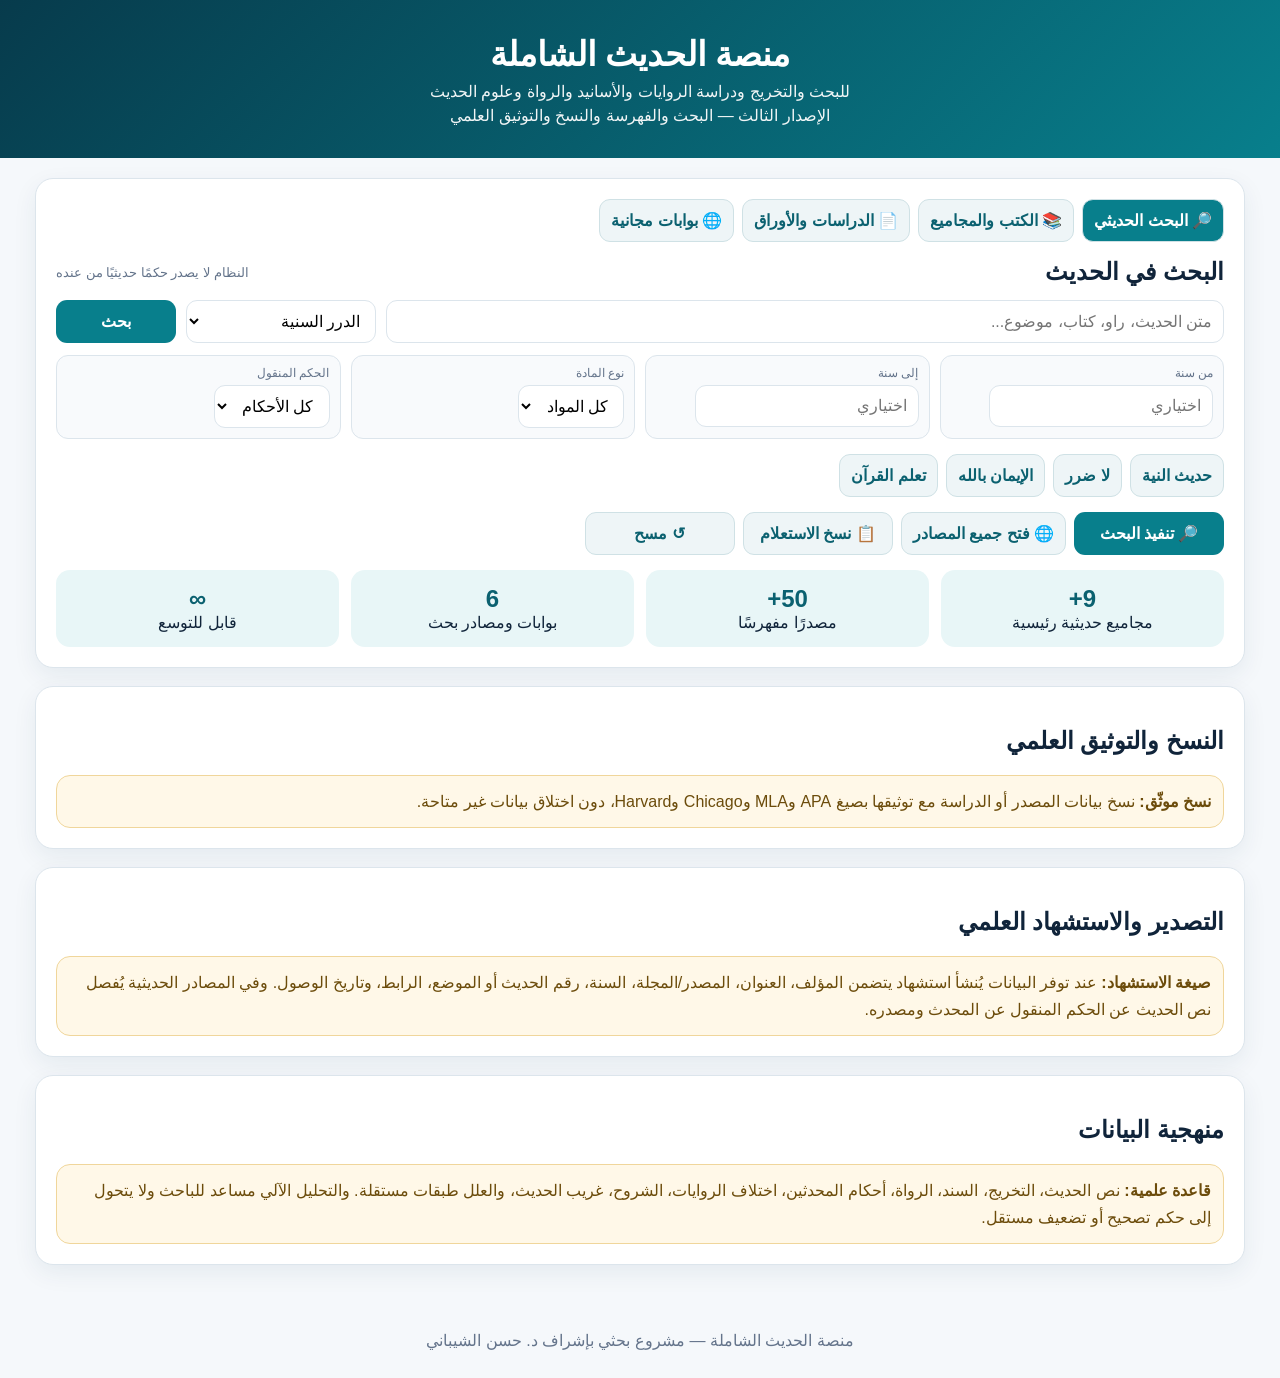
<file: hadith.html>
<!doctype html>
<html lang="ar" dir="rtl">
<head>
<meta charset="utf-8">
<meta name="viewport" content="width=device-width,initial-scale=1">
<title>منصة الحديث الشاملة | د. حسن الشيباني</title>
<meta name="description" content="منصة الحديث الشاملة للبحث في مصادر الحديث وكتب السنة والتخريج والرواة والأسانيد.">
<style>
:root{--bg:#f5f8fb;--card:#fff;--ink:#10243a;--muted:#64748b;--primary:#087f8c;--primary2:#0b6170;--line:#dce5ec;--soft:#e8f6f7}
*{box-sizing:border-box}body{margin:0;background:var(--bg);color:var(--ink);font-family:Calibri,Arial,sans-serif}
header{background:linear-gradient(135deg,#073b4c,#087f8c);color:#fff;padding:34px 18px 28px;text-align:center}header h1{margin:0 0 8px;font-size:34px}header p{margin:5px auto;max-width:900px;opacity:.94}
.wrap{max-width:1250px;margin:auto;padding:20px}.panel{background:var(--card);border:1px solid var(--line);border-radius:18px;padding:20px;box-shadow:0 8px 25px #153e5012;margin-bottom:18px}
.tabs{display:flex;gap:8px;flex-wrap:wrap;margin-bottom:16px}.tabs button{background:#eef5f7;color:var(--primary2);border:1px solid #cfe1e5}.tabs button.active{background:var(--primary);color:#fff}
.search{display:grid;grid-template-columns:1fr 190px 120px;gap:10px}input,select,button{font:inherit;border-radius:11px;padding:11px;border:1px solid var(--line)}input,select{background:#fff}button{cursor:pointer;border:0;background:var(--primary);color:#fff;font-weight:700}button.alt{background:#eef5f7;color:var(--primary2);border:1px solid #cfe1e5}
.filters{display:grid;grid-template-columns:repeat(4,1fr);gap:10px;margin-top:12px}.filterbox{background:#f8fafc;border:1px solid var(--line);border-radius:12px;padding:10px}.filterbox label{display:block;font-size:12px;color:var(--muted);margin-bottom:5px}
.stats{display:grid;grid-template-columns:repeat(4,1fr);gap:12px;margin-top:15px}.stat{padding:15px;border-radius:14px;background:var(--soft);text-align:center}.stat b{display:block;font-size:24px;color:var(--primary2)}
.toolbar{display:flex;gap:8px;flex-wrap:wrap;margin:15px 0}.grid{display:grid;grid-template-columns:repeat(3,1fr);gap:14px}.card{background:#fff;border:1px solid var(--line);border-radius:16px;padding:16px;display:flex;flex-direction:column;gap:8px}.card h3{margin:0;color:var(--primary2)}.meta{font-size:13px;color:var(--muted)}.tag{display:inline-block;background:#f1f5f9;border-radius:999px;padding:4px 8px;margin:2px;font-size:12px}.card a{color:var(--primary2);font-weight:700;text-decoration:none}.card a:hover{text-decoration:underline}
.checkrow{display:flex;align-items:center;gap:8px;border-top:1px solid #edf2f5;padding-top:8px}.checkrow input{width:18px;height:18px}.result-count{color:var(--muted);font-size:13px}.section-title{display:flex;justify-content:space-between;align-items:center;gap:10px}.section-title h2{margin:0}.note{background:#fff8e8;border:1px solid #f0d69b;border-radius:14px;padding:12px;color:#6c4c0b;line-height:1.7}.paper .title{font-size:18px;font-weight:700}.paper .abstract{font-size:13px;line-height:1.6;color:#475569}.loading{padding:25px;text-align:center;color:var(--muted)}footer{text-align:center;padding:28px;color:var(--muted)}
@media(max-width:850px){.grid{grid-template-columns:repeat(2,1fr)}.search{grid-template-columns:1fr}.filters{grid-template-columns:repeat(2,1fr)}.stats{grid-template-columns:repeat(2,1fr)}}@media(max-width:520px){.grid{grid-template-columns:1fr}.filters{grid-template-columns:1fr}header h1{font-size:28px}.wrap{padding:12px}}

.search-actions{display:flex;flex-wrap:wrap;gap:8px;margin-top:12px}
.search-actions button{min-width:150px}
.result-panel{margin-top:14px;background:#f8fafc;border:1px solid var(--line);border-radius:16px;padding:14px}
.result-panel h3{margin:0 0 8px;color:var(--primary2)}
.result-links{display:grid;grid-template-columns:repeat(2,1fr);gap:10px;margin-top:10px}
.result-link{display:block;background:#fff;border:1px solid var(--line);border-radius:12px;padding:12px;text-decoration:none;color:var(--ink)}
.result-link strong{display:block;color:var(--primary2);margin-bottom:4px}
.result-link small{color:var(--muted);line-height:1.5}
.copy-row{display:flex;flex-wrap:wrap;gap:7px;margin-top:auto}
.copy-row button{padding:8px 10px}
.mini-note{font-size:12px;color:var(--muted);line-height:1.6}
.book-tools{display:flex;flex-wrap:wrap;gap:7px;margin-top:8px}
.book-tools button{padding:8px 10px}
.site-search{margin-top:14px;display:grid;grid-template-columns:1fr 130px;gap:8px}
.empty{padding:18px;text-align:center;color:var(--muted);border:1px dashed var(--line);border-radius:14px;background:#fff}
@media(max-width:700px){.result-links{grid-template-columns:1fr}.site-search{grid-template-columns:1fr}.search-actions button{flex:1 1 140px}}
.book-searchbar{background:#f8fafc;border:1px solid var(--line);border-radius:14px;padding:12px;margin:14px 0}.book-searchbar .search{margin:0}.book-searchbar .search-actions{margin-top:8px}.book-searchbar .search-actions button{min-width:110px}.book-searchbar{position:relative}.book-searchbar .search{margin:0}.book-searchbar .search-actions{margin-top:8px}.book-searchbar .search-actions button{min-width:110px}.book-source-label{font-size:11px;font-weight:700;color:var(--primary2)}</style>
</head>
<body><header><h1>منصة الحديث الشاملة</h1><p>للبحث والتخريج ودراسة الروايات والأسانيد والرواة وعلوم الحديث</p><p>الإصدار الثالث — البحث والفهرسة والنسخ والتوثيق العلمي</p></header><main class="wrap">
<section class="panel"><div class="tabs" id="tabs">
<button class="active" onclick="showTab('hadith',this)">🔎 البحث الحديثي</button><button onclick="showTab('books',this)">📚 الكتب والمجاميع</button><button onclick="showTab('papers',this)">📄 الدراسات والأوراق</button><button onclick="showTab('sitesTab',this)">🌐 بوابات مجانية</button></div>
<div id="tab-hadith"><div class="section-title"><h2>البحث في الحديث</h2><span class="meta">النظام لا يصدر حكمًا حديثيًا من عنده</span></div>
<div class="search" style="margin-top:14px"><input id="q" placeholder="متن الحديث، راوٍ، كتاب، موضوع..." onkeydown="if(event.key==='Enter')searchHadith()"><select id="site"><option value="dorar">الدرر السنية</option><option value="sunnah">Sunnah.com</option><option value="islamweb">إسلام ويب</option><option value="waqfeya">المكتبة الوقفية</option></select><button onclick="searchHadith()">بحث</button></div>
<div class="filters"><div class="filterbox"><label>من سنة</label><input id="hFrom" type="number" placeholder="اختياري"></div><div class="filterbox"><label>إلى سنة</label><input id="hTo" type="number" placeholder="اختياري"></div><div class="filterbox"><label>نوع المادة</label><select id="hType"><option>كل المواد</option><option>أحاديث</option><option>آثار</option><option>شروح</option></select></div><div class="filterbox"><label>الحكم المنقول</label><select id="hGrade"><option>كل الأحكام</option><option>صحيح</option><option>حسن</option><option>ضعيف</option><option>موضوع</option></select></div></div>
<div class="toolbar"><button class="alt" onclick="setQ('إنما الأعمال بالنيات')">حديث النية</button><button class="alt" onclick="setQ('لا ضرر ولا ضرار')">لا ضرر</button><button class="alt" onclick="setQ('من كان يؤمن بالله واليوم الآخر')">الإيمان بالله</button><button class="alt" onclick="setQ('خيركم من تعلم القرآن وعلمه')">تعلم القرآن</button></div>
<div class="search-actions"><button onclick="searchHadith()">🔎 تنفيذ البحث</button><button class="alt" onclick="openAllHadithSources()">🌐 فتح جميع المصادر</button><button class="alt" onclick="copyHadithQuery()">📋 نسخ الاستعلام</button><button class="alt" onclick="clearHadithSearch()">↺ مسح</button></div>
<div id="hadithResults" class="result-panel" hidden></div>
<div class="stats"><div class="stat"><b>9+</b>مجاميع حديثية رئيسية</div><div class="stat"><b>50+</b>مصدرًا مفهرسًا</div><div class="stat"><b>6</b>بوابات ومصادر بحث</div><div class="stat"><b>∞</b>قابل للتوسع</div></div></div>
<div id="tab-books" hidden><div class="section-title"><h2>مكتبة المصادر الحديثية</h2><span id="count" class="meta"></span></div>
<div class="book-searchbar">
<div class="search" style="grid-template-columns:1fr 130px">
<input id="filter" placeholder="ابحث في الكتب والمجاميع: العنوان، المؤلف، التصنيف..." onkeydown="if(event.key==='Enter')searchBooks()">
<button onclick="searchBooks()">🔎 بحث</button>
</div>
<div class="search-actions">
<button class="alt" onclick="showAllBooks()">📚 الكل</button>
<button class="alt" onclick="clearBookSearch()">↺ مسح البحث</button>
</div>
</div>
<div class="filters"><div class="filterbox"><label>التصنيف</label><select id="cat" onchange="renderBooks()"></select></div><div class="filterbox"><label>ترتيب النتائج</label><select id="bookSort" onchange="renderBooks()"><option value="title">العنوان</option><option value="author">المؤلف</option><option value="category">التصنيف</option></select></div><div class="filterbox"><label>عرض</label><select id="bookView" onchange="renderBooks()"><option value="all">الكل</option><option value="selected">المحدد فقط</option></select></div><div class="filterbox"><label>حالة التحديد</label><select onchange="setBookSelectionView(this.value)"><option value="all">كل النتائج</option><option value="selected">المحدد فقط</option></select></div></div>
<div class="toolbar"><button onclick="selectAllBooks(true)">☑ تحديد الكل</button><button class="alt" onclick="selectAllBooks(false)">☐ إلغاء الكل</button><button onclick="exportSelectedBooks('csv')">⬇ CSV</button><button onclick="exportSelectedBooks('ris')">⬇ RIS</button><button onclick="exportSelectedBooks('txt')">⬇ استشهاد</button><button class="alt" onclick="copySelectedBooksCitations()">📋 نسخ المحدد</button><span id="bookSelected" class="result-count">0 محدد</span></div><div class="mini-note">كل بيانات المؤلفين والتصنيفات هنا فهرسة أولية. لا تُعرض سنة طبعة ما لم تكن مثبتة في بيانات المصدر.</div><div class="grid" id="books"></div></div>
<div id="tab-papers" hidden><div class="section-title"><h2>الدراسات والأوراق العلمية</h2><span class="meta">بحث مفتوح عبر OpenAlex</span></div>
<div class="search" style="margin-top:14px"><input id="paperQ" placeholder="مثال: hadith criticism / تخريج الحديث" onkeydown="if(event.key==='Enter')searchPapers()"><button onclick="searchPapers()">بحث</button></div>
<div class="filters"><div class="filterbox"><label>من سنة</label><input id="pFrom" type="number" value="2000"></div><div class="filterbox"><label>إلى سنة</label><input id="pTo" type="number" value="2026"></div><div class="filterbox"><label>عدد النتائج</label><select id="pCount"><option>10</option><option selected>20</option><option>50</option></select></div><div class="filterbox"><label>اللغة</label><select id="pLang"><option value="">كل اللغات</option><option value="ar">العربية</option><option value="en">الإنجليزية</option></select></div></div>
<div class="toolbar"><button onclick="selectAllPapers(true)">☑ تحديد الكل</button><button class="alt" onclick="selectAllPapers(false)">☐ إلغاء الكل</button><button onclick="exportSelectedPapers('csv')">⬇ CSV</button><button onclick="exportSelectedPapers('ris')">⬇ RIS</button><button onclick="exportSelectedPapers('bib')">⬇ BibTeX</button><button onclick="exportSelectedPapers('txt')">⬇ استشهاد</button><button class="alt" onclick="copySelectedPapersCitations()">📋 نسخ المحدد</button><span id="paperSelected" class="result-count">0 محدد</span></div><div id="papers" class="grid"><div class="loading">أدخل كلمات البحث ثم اضغط «بحث».</div></div></div>
<div id="tab-sitesTab" hidden><div class="section-title"><h2>بوابات الحديث والمكتبات المجانية</h2><span class="meta">روابط بحث مباشرة بحسب موضوعك</span></div><div class="site-search"><input id="siteSearchQ" placeholder="اكتب موضوعًا، عنوان كتاب، أو اسم راوٍ..."><button onclick="renderSites()">بحث</button></div><div id="sites" class="grid"></div></div></section>
<section class="panel"><h2>النسخ والتوثيق العلمي</h2><div class="note"><strong>نسخ موثّق:</strong> نسخ بيانات المصدر أو الدراسة مع توثيقها بصيغ APA وMLA وChicago وHarvard، دون اختلاق بيانات غير متاحة.</div></section><section class="panel"><h2>التصدير والاستشهاد العلمي</h2><div class="note"><strong>صيغة الاستشهاد:</strong> عند توفر البيانات يُنشأ استشهاد يتضمن المؤلف، العنوان، المصدر/المجلة، السنة، رقم الحديث أو الموضع، الرابط، وتاريخ الوصول. وفي المصادر الحديثية يُفصل نص الحديث عن الحكم المنقول عن المحدث ومصدره.</div></section>
<section class="panel"><h2>منهجية البيانات</h2><div class="note"><strong>قاعدة علمية:</strong> نص الحديث، التخريج، السند، الرواة، أحكام المحدثين، اختلاف الروايات، الشروح، غريب الحديث، والعلل طبقات مستقلة. والتحليل الآلي مساعد للباحث ولا يتحول إلى حكم تصحيح أو تضعيف مستقل.</div></section>
</main><footer>منصة الحديث الشاملة — مشروع بحثي بإشراف د. حسن الشيباني</footer><script>
const sites=[{name:'الموسوعة الحديثية — الدرر السنية',type:'بحث حديثي متقدم',desc:'بحث بحسب العبارات ونطاق البحث والدرجة والمحدث والكتاب والراوي، مع خدمات التخريج والشروح.',url:'https://dorar.net/hadith'},{name:'Sunnah.com',type:'مجاميع حديثية وبحث متقدم',desc:'الكتب التسعة ومصادر أصلية أخرى، مع بحث نصي وتصفية بحسب المجموعة.',url:'https://sunnah.com'},{name:'المكتبة الإسلامية — إسلام ويب',type:'كتب ونصوص وشروح',desc:'مكتبة مجانية للكتب والمتون والشروح والتراجم.',url:'https://www.islamweb.net/ar/library/'},{name:'المكتبة الوقفية',type:'كتب مصورة وPDF',desc:'مكتبة واسعة للكتب الحديثية والمسانيد والسنن وعلوم الحديث والرجال.',url:'https://www.waqfeya.net/'},{name:'OpenAlex',type:'دراسات وأوراق علمية',desc:'فهرس مفتوح للأبحاث العلمية مع التصفية الزمنية.',url:'https://openalex.org/'},{name:'Crossref',type:'بيانات ببليوغرافية',desc:'بيانات مفتوحة للمقالات والدوريات والكتب وDOI.',url:'https://search.crossref.org/'}];
const books=[['صحيح البخاري','محمد بن إسماعيل البخاري','صحيح','الصحيحان'],['صحيح مسلم','مسلم بن الحجاج','صحيح','الصحيحان'],['سنن أبي داود','أبو داود السجستاني','سنن','الكتب التسعة'],['جامع الترمذي','محمد بن عيسى الترمذي','جامع/سنن','الكتب التسعة'],['سنن النسائي (المجتبى)','أحمد بن شعيب النسائي','سنن','الكتب التسعة'],['سنن ابن ماجه','محمد بن يزيد ابن ماجه','سنن','الكتب التسعة'],['موطأ مالك','مالك بن أنس','موطأ','الكتب التسعة'],['مسند أحمد','أحمد بن حنبل','مسند','الكتب التسعة'],['سنن الدارمي','عبد الله بن عبد الرحمن الدارمي','سنن/مسند','الكتب التسعة'],['صحيح ابن خزيمة','محمد بن إسحاق ابن خزيمة','صحيح','صحاح ومجاميع'],['صحيح ابن حبان','محمد بن حبان','صحيح','صحاح ومجاميع'],['المستدرك على الصحيحين','الحاكم النيسابوري','مستدرك','صحاح ومجاميع'],['مصنف عبد الرزاق','عبد الرزاق الصنعاني','مصنف','المصنفات'],['مصنف ابن أبي شيبة','عبد الله بن أبي شيبة','مصنف','المصنفات'],['سنن سعيد بن منصور','سعيد بن منصور','سنن','المصنفات'],['مسند أبي داود الطيالسي','أبو داود الطيالسي','مسند','المسانيد'],['مسند أبي يعلى','أبو يعلى الموصلي','مسند','المسانيد'],['مسند البزار','أحمد بن عمرو البزار','مسند','المسانيد'],['مسند الحميدي','عبد الله بن الزبير الحميدي','مسند','المسانيد'],['مسند الشافعي','محمد بن إدريس الشافعي','مسند','المسانيد'],['المعجم الكبير','الطبراني','معجم','المسانيد والجوامع'],['المعجم الأوسط','الطبراني','معجم','المسانيد والجوامع'],['المعجم الصغير','الطبراني','معجم','المسانيد والجوامع'],['السنن الكبرى للبيهقي','أحمد بن الحسين البيهقي','سنن','السنن والجوامع'],['السنن الصغرى للبيهقي','أحمد بن الحسين البيهقي','سنن','السنن والجوامع'],['سنن الدارقطني','علي بن عمر الدارقطني','سنن','السنن والجوامع'],['شرح معاني الآثار','أحمد بن محمد الطحاوي','آثار/أحكام','السنن والجوامع'],['شرح مشكل الآثار','أحمد بن محمد الطحاوي','آثار','السنن والجوامع'],['الأدب المفرد','محمد بن إسماعيل البخاري','آداب','مجاميع حديثية'],['الشمائل المحمدية','محمد بن عيسى الترمذي','شمائل','مجاميع حديثية'],['رياض الصالحين','يحيى بن شرف النووي','منتقى','مجاميع حديثية'],['بلوغ المرام','أحمد بن حجر العسقلاني','أحكام','مجاميع حديثية'],['مشكاة المصابيح','محمد بن عبد الله التبريزي','مجاميع','مجاميع حديثية'],['جامع الأصول','ابن الأثير الجزري','مجاميع/فهرسة','مجاميع حديثية'],['مجمع الزوائد','نور الدين الهيثمي','زوائد','مجاميع حديثية'],['الأحاديث المختارة','محمد بن عبد الواحد المقدسي','منتقى','مجاميع حديثية'],['السنة لابن أبي عاصم','ابن أبي عاصم','سنة/اعتقاد','باقي المجموعات'],['شرح السنة','الحسين بن مسعود البغوي','شرح/حديث','باقي المجموعات'],['صحيح الجامع','محمد ناصر الدين الألباني','تصحيح/جمع','باقي المجموعات'],['ضعيف الجامع','محمد ناصر الدين الألباني','تخريج/حكم','باقي المجموعات'],['علل الحديث لابن أبي حاتم','ابن أبي حاتم الرازي','علل','علوم الحديث'],['علل الدارقطني','علي بن عمر الدارقطني','علل','علوم الحديث'],['العلل الكبير للترمذي','محمد بن عيسى الترمذي','علل','علوم الحديث'],['تهذيب الكمال','المزي','رجال','الجرح والتعديل'],['تهذيب التهذيب','ابن حجر العسقلاني','رجال','الجرح والتعديل'],['تقريب التهذيب','ابن حجر العسقلاني','رجال','الجرح والتعديل'],['ميزان الاعتدال','الذهبي','رجال','الجرح والتعديل'],['الكاشف','الذهبي','رجال','الجرح والتعديل'],['الجرح والتعديل','ابن أبي حاتم الرازي','رجال','الجرح والتعديل'],['الثقات','ابن حبان','رجال','الجرح والتعديل']];
let paperResults=[],selectedBooks=new Set(),selectedPapers=new Set();
function esc(s){return String(s??'').replace(/[&<>"']/g,m=>({'&':'&amp;','<':'&lt;','>':'&gt;','"':'&quot;',"'":'&#39;'}[m]))}
function showTab(id,btn){['hadith','books','papers','sitesTab'].forEach(x=>document.getElementById('tab-'+x).hidden=x!==id);document.querySelectorAll('#tabs button').forEach(b=>b.classList.remove('active'));btn.classList.add('active');try{localStorage.setItem('hadith_active_tab',id)}catch(e){}}
function buildSiteUrl(site,q){
  q=(q||'').trim();
  if(!q)return site.url;
  const enc=encodeURIComponent(q);
  if(site.name.includes('الدرر'))return 'https://dorar.net/hadith/search?q='+enc;
  if(site.name.includes('Sunnah.com'))return 'https://sunnah.com/search?q='+enc;
  if(site.name.includes('إسلام ويب'))return 'https://www.islamweb.net/ar/search/index.php?query='+enc;
  if(site.name.includes('الوقفية'))return 'https://www.google.com/search?q='+encodeURIComponent('site:waqfeya.net '+q);
  if(site.name.includes('OpenAlex'))return 'https://openalex.org/works?search='+enc;
  if(site.name.includes('Crossref'))return 'https://search.crossref.org/?q='+enc;
  return site.url;
}
function renderSites(){
  const q=(document.getElementById('siteSearchQ')?.value||'').trim();
  document.getElementById('sites').innerHTML=sites.map(s=>'<article class="card"><h3>'+esc(s.name)+'</h3><div class="meta">'+esc(s.type)+'</div><p>'+esc(s.desc)+'</p><div class="mini-note">'+(q?'سيُفتح البحث بالعبارة: «'+esc(q)+'»':'أدخل عبارة للبحث الموحد في البوابات')+'</div><a target="_blank" rel="noopener" href="'+buildSiteUrl(s,q)+'">'+(q?'بحث في المصدر ↗':'فتح المصدر ↗')+'</a></article>').join('')
}
function initCats(){let cats=[...new Set(books.map(x=>x[3]))];document.getElementById('cat').innerHTML='<option value="all">كل التصنيفات</option>'+cats.map(x=>'<option>'+esc(x)+'</option>').join('')}
function normalizeArabic(s){return String(s??'').toLowerCase().replace(/[إأآٱ]/g,'ا').replace(/ة/g,'ه').replace(/ى/g,'ي').replace(/[ًٌٍَُِّْـ]/g,'').replace(/[ؤئ]/g,'ء').trim()}
function categoryMatch(text,cat){
  if(cat==='all')return true;
  const t=normalizeArabic(text),c=normalizeArabic(cat);
  if(t.includes(c))return true;
  const aliases={'الكتب التسعة':['كتب التسعة','الصحيحان','سنن','موطأ','مسند'],'الجرح والتعديل':['رجال','جرح','تعديل','تهذيب','تقريب','ميزان','كاشف','ثقات'],'علوم الحديث':['علل','علوم الحديث'],'المسانيد والجوامع':['مسند','معجم','جامع'],'السنن والجوامع':['سنن','جامع'],'مجاميع حديثية':['مجاميع','منتقى','زوائد','شمائل','رياض'],'صحاح ومجاميع':['صحيح','مستدرك','مجاميع'],'المصنفات':['مصنف'],'المسانيد':['مسند'],'باقي المجموعات':['سنة','شرح','تصحيح','ضعيف']};
  return (aliases[cat]||[]).some(a=>t.includes(normalizeArabic(a)))
}
let externalBookResults=[],bookSearchState={q:'',cat:'all',status:''};

function renderBooks(){
  const cat=document.getElementById('cat').value,f=normalizeArabic(document.getElementById('filter').value),sort=document.getElementById('bookSort')?.value||'title',view=document.getElementById('bookView')?.value||'all';
  if(f){
    const local=books.map((x,i)=>({...x,i})).filter(x=>categoryMatch(x.join(' '),cat)&&normalizeArabic(x.join(' ')).includes(f)&&(view==='all'||selectedBooks.has(x.i)));
    const ext=externalBookResults.filter(x=>categoryMatch((x.title+' '+x.author+' '+x.subject),cat));
    document.getElementById('count').textContent='نتائج «'+document.getElementById('filter').value+'»: '+(local.length+ext.length)+' · '+(cat==='all'?'جميع التصنيفات':cat);
    renderBookSearchResults(local,document.getElementById('filter').value,ext,bookSearchState.status||'');
    updateBookSelected();
    return;
  }
  let arr=books.map((x,i)=>({...x,i})).filter(x=>categoryMatch(x.join(' '),cat)&&(view==='all'||selectedBooks.has(x.i)));
  arr.sort((a,b)=>String(a[sort==='title'?0:sort==='author'?1:3]).localeCompare(String(b[sort==='title'?0:sort==='author'?1:3]),'ar'));
  document.getElementById('count').textContent='إظهار '+arr.length+' من '+books.length+' مصدرًا مفهرسًا · '+(cat==='all'?'جميع التصنيفات':cat);
  document.getElementById('books').innerHTML=arr.length?arr.map(x=>'<article class="card"><h3>'+esc(x[0])+'</h3><div class="meta">'+esc(x[1])+'</div><div><span class="tag">'+esc(x[2])+'</span><span class="tag">'+esc(x[3])+'</span></div><div class="checkrow"><input type="checkbox" '+(selectedBooks.has(x.i)?'checked':'')+' onchange="toggleBook('+x.i+',this.checked)"><span>إضافة إلى التصدير</span></div><div class="book-tools"><button class="alt" onclick="copyBookWithMenu('+x.i+')">📋 نسخ التوثيق</button><a class="result-link" style="padding:8px 10px" target="_blank" rel="noopener" href="https://www.google.com/search?q='+encodeURIComponent('"'+x[0]+'" '+x[1]+' حديث')+'">البحث عن المصدر ↗</a></div></article>').join(''):'<div class="empty">لا توجد مصادر مطابقة.</div>';
  updateBookSelected();
}
function searchBooks(){
  const q=document.getElementById('filter').value.trim(),cat=document.getElementById('cat').value,box=document.getElementById('books');
  bookSearchState={q,cat,status:''};
  if(!q){externalBookResults=[];renderBooks();box?.scrollIntoView({behavior:'smooth',block:'start'});return}
  const local=books.map((x,i)=>({...x,i})).filter(x=>categoryMatch(x.join(' '),cat)&&normalizeArabic(x.join(' ')).includes(normalizeArabic(q)));
  externalBookResults=[];
  bookSearchState.status='جارٍ البحث في المصدر المفتوح…';
  renderBookSearchResults(local,q,[],bookSearchState.status);
  box?.scrollIntoView({behavior:'smooth',block:'start'});
  const controller=new AbortController(),timer=setTimeout(()=>controller.abort(),7000);
  fetch('https://openlibrary.org/search.json?q='+encodeURIComponent(q)+'&limit=40&fields=key,title,author_name,first_publish_year,publisher,isbn,subject',{signal:controller.signal,mode:'cors',cache:'no-store'})
  .then(res=>{clearTimeout(timer);if(!res.ok)throw new Error('HTTP '+res.status);return res.json()})
  .then(data=>{externalBookResults=(data.docs||[]).map((x,i)=>({ext:true,i,title:x.title||'بدون عنوان',author:(x.author_name||[]).slice(0,5).join('؛ '),year:x.first_publish_year||'',publisher:(x.publisher||[])[0]||'',isbn:(x.isbn||[])[0]||'',subject:(x.subject||[]).slice(0,8).join('؛ '),key:x.key||''}));bookSearchState.status=externalBookResults.length?'تم جلب النتائج المفتوحة.':'لم يعثر المصدر المفتوح على نتائج.';renderBooks()})
  .catch(()=>{clearTimeout(timer);externalBookResults=[];bookSearchState.status='تعذر الوصول إلى المصدر المفتوح حاليًا؛ عُرضت نتائج الفهرس المحلي فقط.';renderBooks()});
}
function renderBookSearchResults(local,q,extList,statusText=''){
  const box=document.getElementById('books');
  const localHtml=local.map(x=>'<article class="card"><h3>'+esc(x[0])+'</h3><div class="meta">'+esc(x[1])+' — فهرس المنصة</div><div><span class="tag">'+esc(x[2])+'</span><span class="tag">'+esc(x[3])+'</span></div><div class="book-tools"><button class="alt" onclick="copyBookWithMenu('+x.i+')">📋 نسخ التوثيق</button><a class="result-link" style="padding:8px 10px" target="_blank" rel="noopener" href="https://openlibrary.org/search?q='+encodeURIComponent(x[0]+' '+x[1])+'">عرض في Open Library ↗</a></div></article>').join('');
  const extHtml=extList.map(x=>'<article class="card"><h3>'+esc(x.title)+'</h3><div class="meta">'+esc(x.author||'المؤلف غير مفهرس')+' — Open Library</div><div><span class="tag">'+esc(x.year||'السنة غير متاحة')+'</span>'+(x.publisher?'<span class="tag">'+esc(x.publisher)+'</span>':'')+'</div><p class="mini-note">'+(x.subject?'موضوعات: '+esc(x.subject):'')+(x.isbn?' · ISBN: '+esc(x.isbn):'')+'</p><div class="book-tools"><a class="result-link" style="padding:8px 10px" target="_blank" rel="noopener" href="https://openlibrary.org'+esc(x.key)+'">فتح السجل ↗</a><button class="alt" onclick="copyExternalBookCitation('+x.i+')">📋 نسخ التوثيق</button></div></article>').join('');
  box.innerHTML='<div class="result-panel" style="grid-column:1/-1"><h3>نتائج البحث: «'+esc(q)+'»</h3><div class="mini-note">'+esc(statusText)+'</div><div class="mini-note">الفهرس المحلي: '+local.length+' · المصدر المفتوح: '+extList.length+' · التصنيف: '+(document.getElementById('cat').value==='all'?'جميع التصنيفات':esc(document.getElementById('cat').value))+'</div></div>'+((localHtml||extHtml)?localHtml+extHtml:'<div class="empty">لم تُعثر على نتائج.</div>');
}
function copyExternalBookCitation(i){const x=externalBookResults[i];if(!x)return;copyText((x.author||'مؤلف غير محدد')+' ('+(x.year||'د.ت.')+'). '+x.title+'. '+(x.publisher||'بيانات الناشر غير متاحة')+'. Open Library. '+(x.key?'https://openlibrary.org'+x.key:''))}
function showAllBooks(){externalBookResults=[];bookSearchState={q:'',cat:'all',status:''};document.getElementById('filter').value='';document.getElementById('cat').value='all';document.getElementById('bookView').value='all';renderBooks()}
function clearBookSearch(){externalBookResults=[];bookSearchState={q:'',cat:document.getElementById('cat').value,status:''};document.getElementById('filter').value='';renderBooks()}
function setBookSelectionView(v){document.getElementById('bookView').value=v;renderBooks()}
function toggleBook(i,on){on?selectedBooks.add(i):selectedBooks.delete(i);updateBookSelected()}
function updateBookSelected(){document.getElementById('bookSelected').textContent=selectedBooks.size+' محدد'}
function selectAllBooks(on){let cat=document.getElementById('cat').value,f=normalizeArabic(document.getElementById('filter').value);books.forEach((x,i)=>{if(categoryMatch(x.join(' '),cat)&&(!f||normalizeArabic(x.join(' ')).includes(f))){on?selectedBooks.add(i):selectedBooks.delete(i)}});renderBooks()}
function download(name,text,mime){let blob=new Blob([text],{type:mime+';charset=utf-8'}),a=document.createElement('a');a.href=URL.createObjectURL(blob);a.download=name;document.body.appendChild(a);a.click();a.remove();setTimeout(()=>URL.revokeObjectURL(a.href),500)}
function csv(rows){return '\ufeff'+rows.map(r=>r.map(v=>'"'+String(v??'').replace(/"/g,'""')+'"').join(',')).join('\n')}
function accessDate(){return new Date().toLocaleDateString('ar-LY')} function citationBook(x,style='apa'){const a=x[1],t=x[0],k=x[2],c=x[3];if(style==='mla')return a+'. '+t+'. مصدر حديثي. '+c+'. Web. '+accessDate()+'.';if(style==='chicago')return a+'. '+t+'. مصدر حديثي، '+c+'. تاريخ الاطلاع '+accessDate()+'.';if(style==='harvard')return a+' ('+accessDate()+'). '+t+'. مصدر حديثي، '+c+'.';return a+'. ('+accessDate()+'). '+t+'. مصدر حديثي. تصنيف: '+k+'.'} function copyText(text){if(navigator.clipboard&&window.isSecureContext)return navigator.clipboard.writeText(text).then(()=>alert('تم نسخ المحتوى مع التوثيق.'));const ta=document.createElement('textarea');ta.value=text;ta.style.position='fixed';ta.style.opacity='0';document.body.appendChild(ta);ta.select();document.execCommand('copy');ta.remove();alert('تم نسخ المحتوى مع التوثيق.')} function copyBook(i,style='apa'){const x=books[i];copyText('المصدر: '+x[0]+' — '+x[1]+'\nالنوع: '+x[2]+'\nالتصنيف: '+x[3]+'\n\nالتوثيق ('+style.toUpperCase()+'): '+citationBook(x,style))} function copyBookWithMenu(i){const s=prompt('اختر نظام التوثيق: APA / MLA / Chicago / Harvard','APA');if(!s)return;const k=s.trim().toLowerCase();copyBook(i,k==='mla'?'mla':k==='chicago'?'chicago':k==='harvard'?'harvard':'apa')}
function exportSelectedBooks(kind){let ids=[...selectedBooks];if(!ids.length)return alert('حدد مصدرًا واحدًا على الأقل.');if(kind==='csv')download('مصادر-حديثية.csv',csv([['المؤلف','العنوان','النوع','التصنيف','الاستشهاد']].concat(ids.map(i=>{let x=books[i];return [x[1],x[0],x[2],x[3],citationBook(x)]}))),'text/csv');else if(kind==='ris')download('مصادر-حديثية.ris',ids.map(i=>{let x=books[i];return 'TY  - BOOK\nAU  - '+x[1]+'\nTI  - '+x[0]+'\nKW  - '+x[2]+'\nER  -\n'}).join('\n'),'application/x-research-info-systems');else download('استشهاد-مصادر-حديثية.txt',ids.map(i=>citationBook(books[i])).join('\n\n'),'text/plain')}
function setQ(v){document.getElementById('q').value=v;searchHadith()}
function buildHadithQuery(){
  const q=document.getElementById('q').value.trim(),from=document.getElementById('hFrom').value.trim(),to=document.getElementById('hTo').value.trim(),type=document.getElementById('hType').value,grade=document.getElementById('hGrade').value;
  if(from&&to&&Number(from)>Number(to))return{error:'سنة البداية لا يجوز أن تتجاوز سنة النهاية.'};
  if((from&&!/^[-]?\d{1,4}$/.test(from))||(to&&!/^[-]?\d{1,4}$/.test(to)))return{error:'أدخل السنوات بصيغة رقمية صحيحة.'};
  const parts=[];if(q)parts.push(q);if(type&&type!=='كل المواد')parts.push(type);if(grade&&grade!=='كل الأحكام')parts.push(grade);if(from&&to)parts.push('بين '+from+' و'+to);else if(from)parts.push('من '+from);else if(to)parts.push('حتى '+to);
  return{q,from,to,type,grade,query:parts.join(' ')}
}
function hadithSourceUrl(site,q){const enc=encodeURIComponent(q);return{dorar:'https://dorar.net/hadith/search?q='+enc,sunnah:'https://sunnah.com/search?q='+enc,islamweb:'https://www.islamweb.net/ar/search/index.php?query='+enc,waqfeya:'https://www.google.com/search?q='+encodeURIComponent('site:waqfeya.net '+q)}[site]}
function searchHadith(){
  const s=buildHadithQuery(),box=document.getElementById('hadithResults');if(s.error){box.hidden=false;box.innerHTML='<div class="note">'+esc(s.error)+'</div>';return}
  if(!s.q){box.hidden=false;box.innerHTML='<div class="note"><strong>أدخل عبارة البحث أولًا.</strong><br>يمكنك بعدها تحديد المصدر والحكم والنوع والفترة.</div>';return}
  const selected=document.getElementById('site').value,siteName=document.getElementById('site').selectedOptions[0]?.textContent||selected;box.hidden=false;
  box.innerHTML='<h3>نتيجة إعداد الاستعلام</h3><div class="mini-note">المنصة لا تصدر حكمًا حديثيًا بنفسها. الفلاتر تُضاف إلى الاستعلام لتضييق البحث في المصدر المختار، ثم يتحقق الباحث من النص والموضع والحكم من المصدر الأصلي.</div><p><b>الاستعلام:</b> '+esc(s.query)+'</p><div class="result-links"><a class="result-link" target="_blank" rel="noopener" href="'+hadithSourceUrl(selected,s.query)+'"><strong>'+esc(siteName)+'</strong><small>فتح صفحة البحث في المصدر</small></a></div>'
}
function openAllHadithSources(){
  const s=buildHadithQuery(),box=document.getElementById('hadithResults');if(s.error){box.hidden=false;box.innerHTML='<div class="note">'+esc(s.error)+'</div>';return}if(!s.q){box.hidden=false;box.innerHTML='<div class="note">أدخل عبارة البحث أولًا.</div>';return}
  const list=[['dorar','الموسوعة الحديثية — الدرر السنية'],['sunnah','Sunnah.com'],['islamweb','إسلام ويب'],['waqfeya','المكتبة الوقفية']];box.hidden=false;
  box.innerHTML='<h3>مصادر البحث المفتوحة</h3><div class="mini-note">روابط مستقلة للمقارنة بين المصادر؛ وجود النتيجة في مصدر لا يعني اعتمادها حكمًا نهائيًا.</div><div class="result-links">'+list.map(x=>'<a class="result-link" target="_blank" rel="noopener" href="'+hadithSourceUrl(x[0],s.query)+'"><strong>'+x[1]+'</strong><small>البحث بالاستعلام نفسه</small></a>').join('')+'</div>'
}
function copyHadithQuery(){const s=buildHadithQuery();if(s.error)return alert(s.error);if(!s.q)return alert('أدخل عبارة البحث أولًا.');copyText('استعلام البحث الحديثي: '+s.query)}
function clearHadithSearch(){['q','hFrom','hTo'].forEach(id=>document.getElementById(id).value='');document.getElementById('hType').selectedIndex=0;document.getElementById('hGrade').selectedIndex=0;const box=document.getElementById('hadithResults');box.hidden=true;box.innerHTML=''}

function reconstructAbstract(inv){if(!inv||typeof inv!=='object')return '';const words=[];Object.entries(inv).forEach(([word,pos])=>(Array.isArray(pos)?pos:[pos]).forEach(p=>{if(Number.isInteger(p))words[p]=word}));return words.filter(Boolean).slice(0,300).join(' ')}
async function searchPapers(){let q=document.getElementById('paperQ').value.trim();if(!q)return;let from=Number(document.getElementById('pFrom').value)||1900,to=Number(document.getElementById('pTo').value)||new Date().getFullYear(),n=Math.min(100,Math.max(1,Number(document.getElementById('pCount').value)||20)),lang=document.getElementById('pLang').value;if(from>to)return alert('تحقق من الفترة الزمنية: سنة البداية يجب ألا تتجاوز سنة النهاية.');document.getElementById('papers').innerHTML='<div class="loading">جارٍ البحث في OpenAlex...</div>';let filter='from_publication_date:'+from+'-01-01,to_publication_date:'+to+'-12-31';if(lang)filter+=',language:'+lang;try{let u='https://api.openalex.org/works?search='+encodeURIComponent(q)+'&filter='+encodeURIComponent(filter)+'&per-page='+n;let controller=new AbortController();let timer=setTimeout(()=>controller.abort(),12000);let res=await fetch(u,{signal:controller.signal});clearTimeout(timer);if(!res.ok)throw new Error('HTTP '+res.status);let data=await res.json();paperResults=(data.results||[]).map((x,i)=>({i,title:x.title||'',year:x.publication_year||'',doi:x.doi||'',url:x.primary_location?.landing_page_url||x.id||'',journal:x.primary_location?.source?.display_name||'',authors:(x.authorships||[]).slice(0,8).map(a=>a.author?.display_name).filter(Boolean).join('؛ '),openAccess:x.open_access?.is_oa?'مفتوح':'',abstract:reconstructAbstract(x.abstract_inverted_index)}));selectedPapers=new Set();renderPapers()}catch(e){document.getElementById('papers').innerHTML='<div class="note"><strong>تعذر الوصول إلى OpenAlex حاليًا.</strong><br>المنصة نفسها تعمل، ويمكنك إعادة المحاولة أو فتح OpenAlex مباشرة. السبب: '+esc(e.name==='AbortError'?'انتهت مهلة الاتصال':'تعذر الاتصال بالمصدر')+'</div>'}}
function renderPapers(){document.getElementById('papers').innerHTML=paperResults.length?paperResults.map(x=>'<article class="card paper"><div class="title">'+esc(x.title)+'</div><div class="meta">'+esc(x.authors||'مؤلفون غير متاحين')+' — '+esc(x.year||'د.ت.')+' — '+esc(x.journal||'دورية غير محددة')+(x.openAccess?' — '+x.openAccess:'')+'</div><p class="abstract">'+esc(x.abstract||'لا يوجد ملخص مفهرس في المصدر.')+'</p><div class="checkrow"><input type="checkbox" '+(selectedPapers.has(x.i)?'checked':'')+' onchange="togglePaper('+x.i+',this.checked)"><span>إضافة إلى التصدير</span></div><div class="copy-row"><a class="result-link" style="padding:8px 10px" target="_blank" rel="noopener" href="'+esc(x.url)+'">فتح الدراسة ↗</a><button class="alt" onclick="copyPaperWithMenu('+x.i+')">📋 نسخ التوثيق</button></div></article>').join(''):'<div class="empty">لا توجد نتائج مطابقة. جرّب عبارة أخرى أو وسّع الفترة الزمنية.</div>';document.getElementById('paperSelected').textContent=selectedPapers.size+' محدد'}
function togglePaper(i,on){on?selectedPapers.add(i):selectedPapers.delete(i);document.getElementById('paperSelected').textContent=selectedPapers.size+' محدد'}
function selectAllPapers(on){paperResults.forEach(x=>on?selectedPapers.add(x.i):selectedPapers.delete(x.i));renderPapers()}
function citationPaper(x,style='apa'){const a=x.authors||'مؤلف غير محدد',y=x.year||'د.ت.',t=x.title||'بدون عنوان',j=x.journal||'دورية غير محددة';if(style==='mla')return a+'. &quot;'+t+'&quot; '+j+', '+y+'. '+x.url;if(style==='chicago')return a+'. &quot;'+t+'&quot; '+j+' ('+y+'). '+(x.doi||x.url)+'.';if(style==='harvard')return a+' ('+y+'). '+t+'. '+j+'. '+(x.doi||x.url)+'.';return a+'. ('+y+'). '+t+'. '+j+'.'+(x.doi?' https://doi.org/'+x.doi.replace('https://doi.org/',''):' '+x.url)} function copyPaper(i,style='apa'){const x=paperResults[i];copyText('عنوان الدراسة: '+x.title+'\nالمؤلفون: '+(x.authors||'غير متاح')+'\nالسنة: '+(x.year||'د.ت.')+'\nالمجلة: '+(x.journal||'غير محددة')+'\nالرابط: '+x.url+'\n\nالتوثيق ('+style.toUpperCase()+'): '+citationPaper(x,style))}
function copySelectedPapersCitations(){const arr=paperResults.filter(x=>selectedPapers.has(x.i));if(!arr.length)return alert('حدد ورقة واحدة على الأقل.');copyText(arr.map(x=>citationPaper(x)).join('\n\n'))}
function copySelectedBooksCitations(){const arr=books.filter((x,i)=>selectedBooks.has(i));if(!arr.length)return alert('حدد مصدرًا واحدًا على الأقل.');copyText(arr.map(x=>citationBook(x)).join('\n\n'))} function copyPaperWithMenu(i){const s=prompt('اختر نظام التوثيق: APA / MLA / Chicago / Harvard','APA');if(!s)return;const k=s.trim().toLowerCase();copyPaper(i,k==='mla'?'mla':k==='chicago'?'chicago':k==='harvard'?'harvard':'apa')}
function exportSelectedPapers(kind){let arr=paperResults.filter(x=>selectedPapers.has(x.i));if(!arr.length)return alert('حدد ورقة واحدة على الأقل.');if(kind==='csv')download('الدراسات-الحديثية.csv',csv([['المؤلفون','العنوان','السنة','المجلة','DOI','الرابط','الاستشهاد']].concat(arr.map(x=>[x.authors,x.title,x.year,x.journal,x.doi,x.url,citationPaper(x)]))),'text/csv');else if(kind==='ris')download('الدراسات-الحديثية.ris',arr.map(x=>'TY  - JOUR\nAU  - '+(x.authors||'')+'\nTI  - '+x.title+'\nPY  - '+x.year+'\nJO  - '+(x.journal||'')+(x.doi?'\nDO  - '+x.doi:'')+'\nUR  - '+x.url+'\nER  -\n').join('\n'),'application/x-research-info-systems');else if(kind==='bib')download('الدراسات-الحديثية.bib',arr.map((x,i)=>'@article{hadith_'+x.year+'_'+i+',\n  author={'+x.authors+'},\n  title={'+x.title+'},\n  year={'+x.year+'},\n  journal={'+(x.journal||'')+'},\n  doi={'+x.doi+'},\n  url={'+x.url+'}\n}\n').join('\n'),'application/x-bibtex');else download('استشهاد-الدراسات.txt',arr.map(citationPaper).join('\n\n'),'text/plain')}
renderSites();initCats();renderBooks();document.getElementById('siteSearchQ')?.addEventListener('input',()=>renderSites());try{let t=localStorage.getItem('hadith_active_tab');if(t){let b=[...document.querySelectorAll('#tabs button')].find(x=>x.getAttribute('onclick')?.includes("'"+t+"'"));if(b)showTab(t,b)}}catch(e){}
</script></body></html>
</file>
<file: style.css>
:root{--green:#168447;--dark:#123b2a;--blue:#2563eb;--gold:#a67c00;--red:#dc2626;--gray:#64748b;--bg:#f4f7f6;--card:#fff;--text:#172033;--line:#dfe7e2;--soft:#edf5f0}
*{box-sizing:border-box}html{scroll-behavior:smooth}body{margin:0;background:var(--bg);color:var(--text);font-family:Calibri,"Noto Sans Arabic",Arial,sans-serif;line-height:1.65}.hero{background:linear-gradient(135deg,#0d3022,#1b754d 65%,#256c54);color:#fff;padding:30px 5vw}.hero-inner,.nav-inner{max-width:1280px;margin:auto}.hero-inner{display:flex;justify-content:space-between;align-items:center;gap:25px}.eyebrow,.kicker{font-size:12px;letter-spacing:.5px;color:#7a8b83}.hero .eyebrow{color:#d7efe2}.hero h1{margin:2px 0;font-size:36px}.hero p{margin:0;opacity:.92}.hero-actions{display:flex;gap:8px;flex-wrap:wrap}.ghost{background:#ffffff15;color:#fff;border:1px solid #ffffff40;padding:9px 13px;border-radius:9px;cursor:pointer}.topnav{position:sticky;top:0;z-index:20;background:var(--card);border-bottom:1px solid var(--line);padding:9px 5vw}.nav-inner{display:flex;gap:7px;flex-wrap:wrap;align-items:center}.nav-search{display:flex;gap:6px;margin-inline-start:auto;min-width:230px;flex:1;max-width:340px}.nav-search input{flex:1;font:inherit;border:1px solid #cfdad4;border-radius:9px;padding:8px 10px;background:var(--card);color:var(--text)}.nav-btn,.link-btn{border:0;background:#eef2f0;color:var(--text);padding:9px 13px;border-radius:9px;cursor:pointer}.nav-btn.active{background:#dff4e8;color:#11663a;font-weight:700}.container{max-width:1280px;margin:25px auto;padding:0 16px}.hidden{display:none!important}.section-head,.panel-head,.toolbar{display:flex;justify-content:space-between;align-items:center;gap:12px}.section-head{margin-bottom:15px}.section-head h2{margin:0;font-size:27px}.section-head p{margin:2px 0;color:var(--gray)}.status-dot{font-size:13px;color:var(--green)}.metrics{display:grid;grid-template-columns:repeat(4,1fr);gap:13px}.metric,.panel{background:var(--card);border:1px solid var(--line);border-radius:16px;padding:18px;box-shadow:0 6px 22px #00000008}.metric span{color:var(--gray)}.metric strong{display:block;font-size:34px;line-height:1.2;margin:5px 0}.metric small,.mini{color:var(--gray);font-size:12px}.panel{margin-top:16px}.panel h3{margin-top:0}.steps{display:grid;grid-template-columns:repeat(6,1fr);gap:8px}.step{padding:12px 7px;text-align:center;border-radius:11px;background:#edf2ef;font-size:13px}.step b{display:block;font-size:18px}.step.active{background:#dff4e8;color:#11663a}.two-col,.analytics-grid{display:grid;grid-template-columns:1.5fr 1fr;gap:16px}.quick-grid{display:grid;grid-template-columns:1fr 1fr;gap:10px}.quick{background:#f8faf9;border:1px solid var(--line);padding:18px;border-radius:12px;cursor:pointer;font:inherit}.quick span{display:block;margin-top:4px}.notice{padding:13px 15px;border-radius:11px;background:#fff7ed;border:1px solid #fed7aa;margin-top:12px}.scientific{background:#eef8f1;border-color:#c7ead4}.form-grid{display:grid;grid-template-columns:repeat(4,1fr);gap:10px}.form-grid input,.form-grid select,.form-grid textarea,.wide,.toolbar input,.toolbar select{width:100%;font:inherit;border:1px solid #cfdad4;border-radius:9px;padding:10px;background:var(--card);color:var(--text)}textarea{min-height:105px;resize:vertical}.full{grid-column:1/-1}.form-actions{display:flex;gap:8px}.primary{background:var(--green);color:#fff;border:0;padding:10px 17px;border-radius:9px;cursor:pointer}.danger{background:#fff1f2;color:#b91c1c;border:1px solid #fecdd3;padding:10px 14px;border-radius:9px;cursor:pointer}.table-wrap{overflow:auto}table{width:100%;border-collapse:collapse;min-width:760px}th,td{padding:10px;border-bottom:1px solid var(--line);text-align:right;vertical-align:top;font-size:14px}th{background:#f7faf8}.badge{display:inline-block;border-radius:999px;padding:4px 9px;font-size:12px}.draft{background:#fef3c7;color:#92400e}.review{background:#dbeafe;color:#1d4ed8}.verified{background:#dcfce7;color:#166534}.published{background:#d1fae5;color:#065f46}.message{margin-top:10px;padding:10px;border-radius:9px;background:#ecfdf5;color:#166534}.toolbar{margin-bottom:12px}.toolbar input{flex:1}.catalog{display:grid;grid-template-columns:repeat(2,1fr);gap:12px;margin-top:14px}.catalog-card{border:1px solid var(--line);border-radius:12px;padding:14px;background:#fafdfb}.catalog-card h3{margin:0 0 5px}.catalog-card p{margin:4px 0;color:var(--gray);font-size:13px}.bar-row{margin:12px 0}.bar-label{display:flex;justify-content:space-between;font-size:13px}.bar{height:9px;background:#e5ebe7;border-radius:99px;overflow:hidden}.bar i{display:block;height:100%;background:var(--green);border-radius:99px}.modal{position:fixed;inset:0;background:#0008;z-index:50;display:grid;place-items:center;padding:18px}.modal-card{background:var(--card);color:var(--text);max-width:800px;width:100%;max-height:90vh;overflow:auto;border-radius:18px;padding:24px;position:relative}.modal-close{position:absolute;left:15px;top:10px;border:0;background:transparent;font-size:28px;cursor:pointer;color:var(--gray)}.quote{font-family:Georgia,serif;background:var(--soft);padding:18px;border-radius:12px;white-space:pre-wrap}.method-grid{display:grid;grid-template-columns:repeat(2,1fr);gap:16px}.method-grid .panel{margin-top:0}footer{text-align:center;padding:32px;color:var(--gray)}button{font:inherit}.mini-action{padding:6px 9px;border:1px solid var(--line);background:var(--card);border-radius:7px;cursor:pointer}.muted{color:var(--gray)}.truncate{max-width:280px;overflow:hidden;text-overflow:ellipsis;white-space:nowrap}
.toast{position:fixed;bottom:22px;left:50%;transform:translateX(-50%);background:#123b2a;color:#fff;padding:12px 20px;border-radius:11px;box-shadow:0 10px 30px #0004;z-index:60;max-width:90vw;font-size:14px}
[data-theme=dark]{--bg:#0d1511;--card:#15211b;--text:#e7f0eb;--line:#2c3b34;--gray:#a8b8af;--soft:#1b2c23}[data-theme=dark] .nav-btn,[data-theme=dark] th,[data-theme=dark] .quick{background:#1c2a23;color:var(--text)}[data-theme=dark] input,[data-theme=dark] select,[data-theme=dark] textarea{background:#15211b;color:var(--text)}
[data-theme=dark] .draft{background:#3a2f10;color:#fbbf24}[data-theme=dark] .review{background:#122a4a;color:#93c5fd}[data-theme=dark] .verified{background:#123a24;color:#6ee7b7}[data-theme=dark] .published{background:#0f3d2e;color:#86efac}
@media(max-width:900px){.metrics{grid-template-columns:repeat(2,1fr)}.steps{grid-template-columns:repeat(3,1fr)}.form-grid{grid-template-columns:repeat(2,1fr)}.two-col,.analytics-grid,.method-grid{grid-template-columns:1fr}}@media(max-width:560px){.hero-inner{display:block}.hero-actions{margin-top:14px}.hero h1{font-size:29px}.metrics,.form-grid,.catalog{grid-template-columns:1fr}.steps{grid-template-columns:repeat(2,1fr)}.toolbar{display:block}.toolbar>*{margin-bottom:7px}}
@media print{.hero,.topnav,.hero-actions,footer,button{display:none!important}.panel{box-shadow:none}.view.hidden{display:none!important}body{background:#fff}}
</file>
